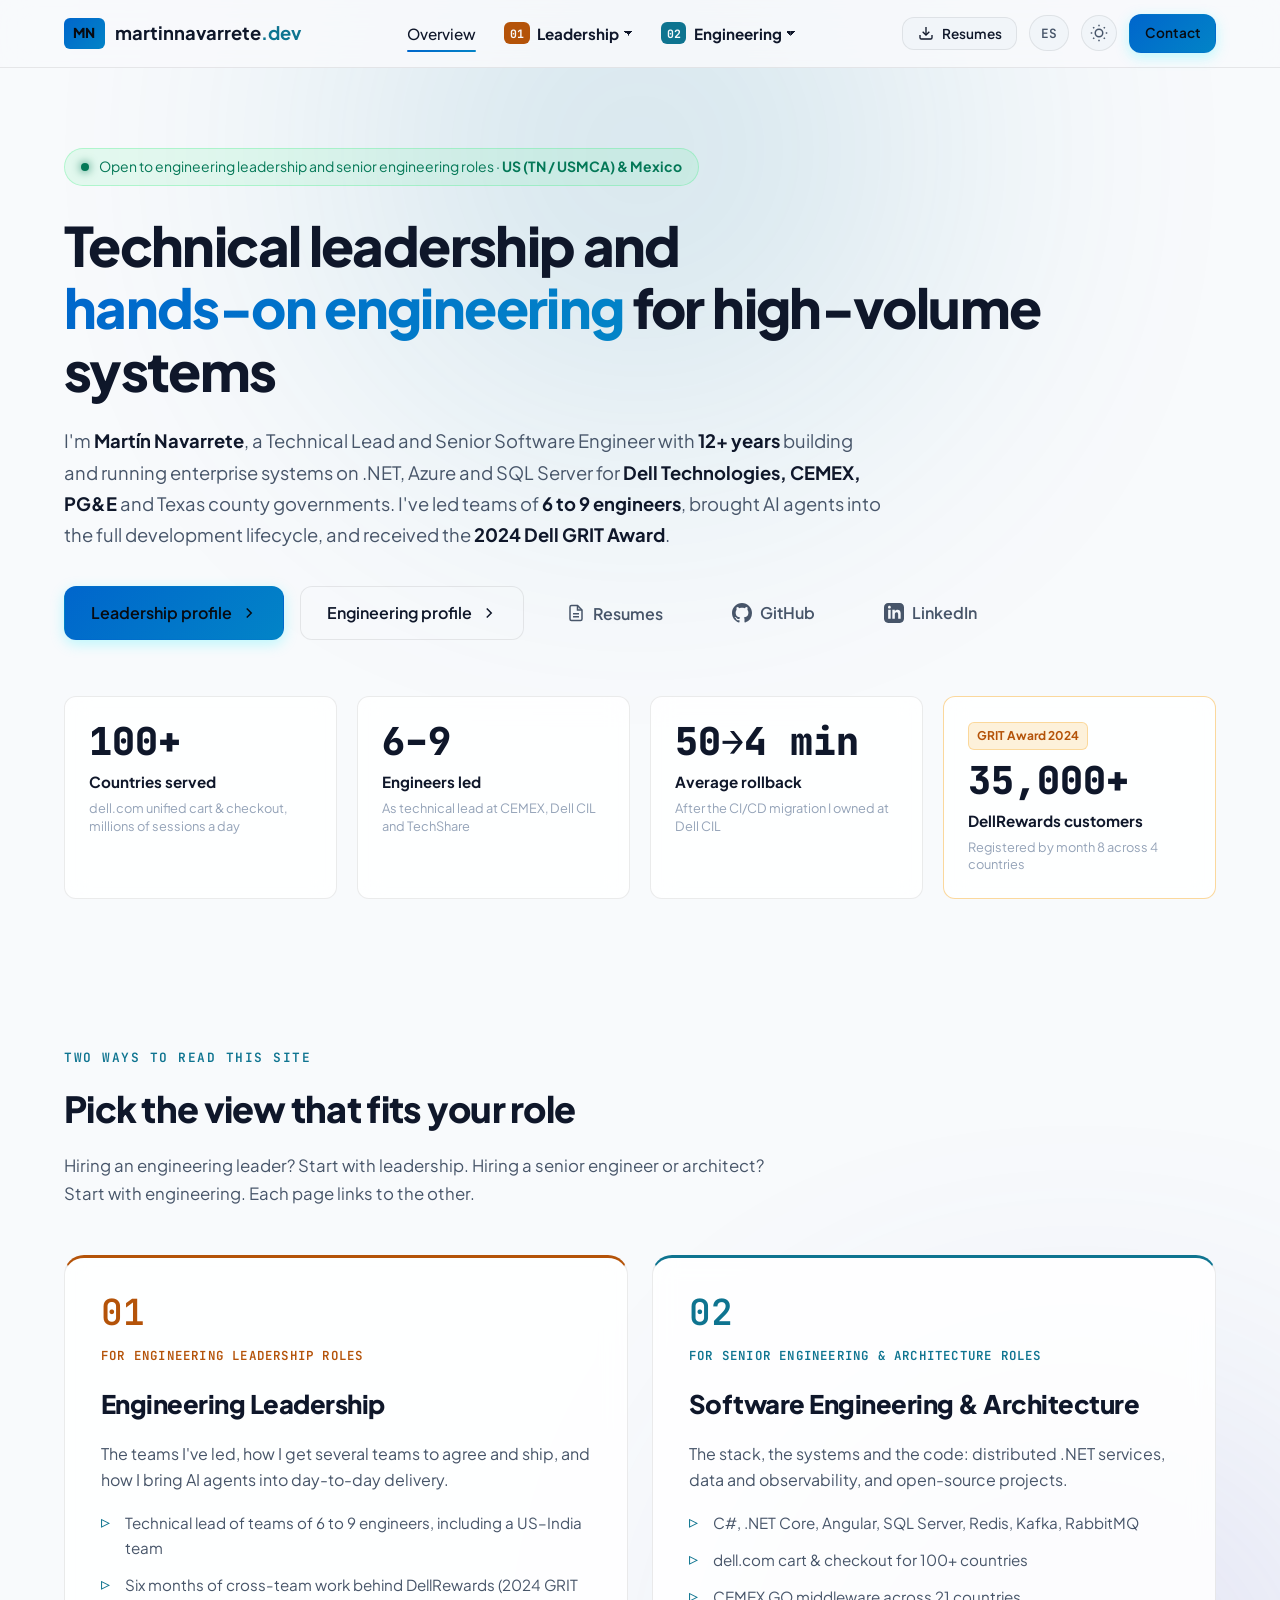
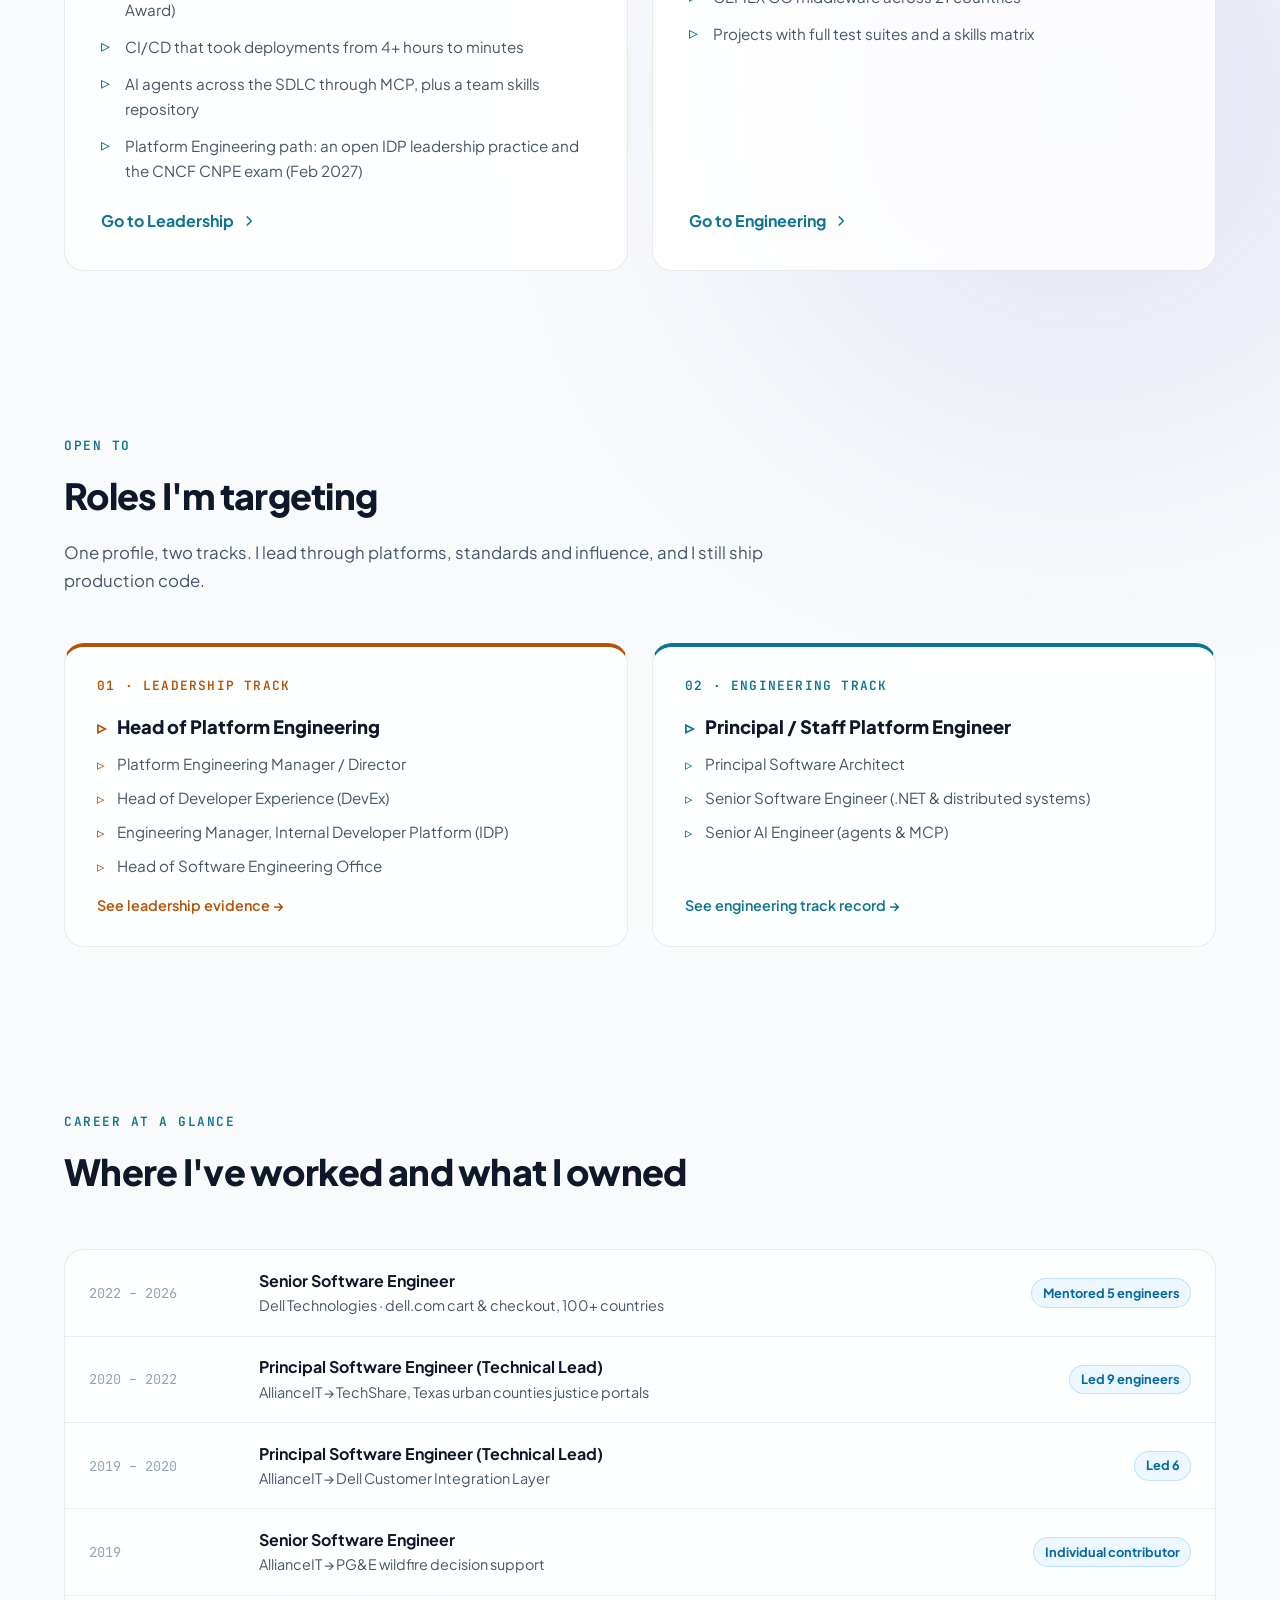
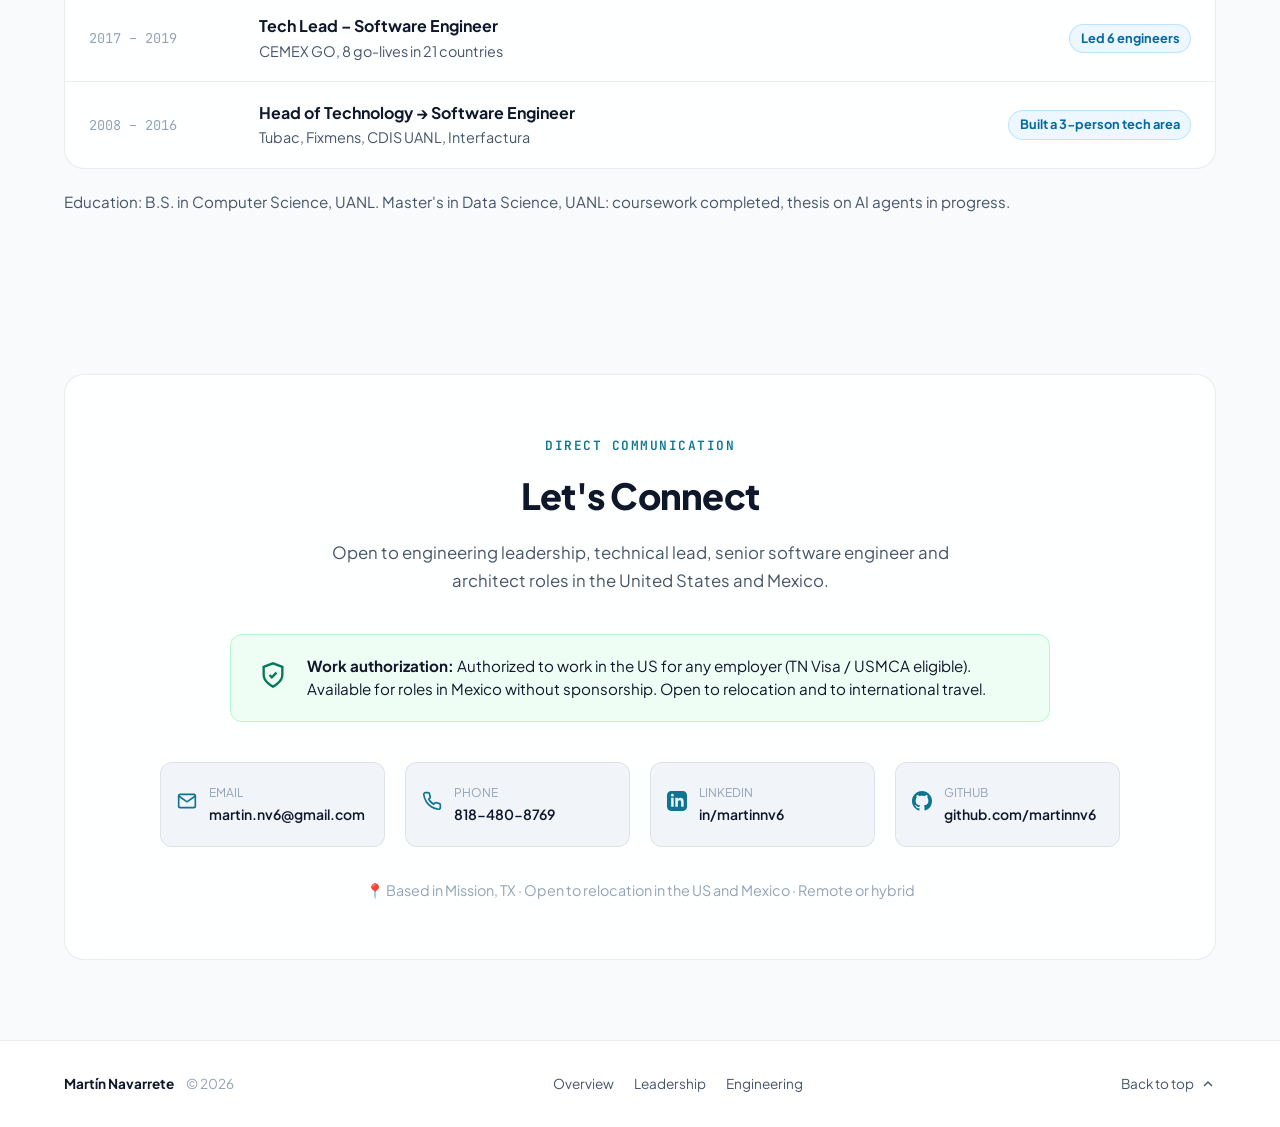
<file: index.html>
<!DOCTYPE html>
<html lang="en" data-theme="dark">
<head>
  <meta charset="UTF-8">
  <meta name="viewport" content="width=device-width, initial-scale=1.0">
  <title>Martín Navarrete | Technical Lead &amp; Senior Software Engineer</title>
  <meta name="description" content="Technical Lead and Senior Software Engineer with 12+ years building high-volume enterprise systems on .NET, Azure and SQL Server. Led teams of 6 to 9 engineers, 2024 Dell GRIT Award, AI agents in the SDLC.">
  <meta name="author" content="Martín Navarrete Villegas">
  <link rel="canonical" href="https://martinnavarrete.dev/">
  <script type="application/ld+json">
  {
    "@context": "https://schema.org",
    "@type": "Person",
    "name": "Martín Navarrete Villegas",
    "url": "https://martinnavarrete.dev/",
    "jobTitle": "Technical Lead & Senior Software Engineer",
    "alumniOf": "Universidad Autónoma de Nuevo León",
    "award": "2024 Dell GRIT Award",
    "sameAs": ["https://github.com/martinnv6", "https://www.linkedin.com/in/martinnv6/"]
  }
  </script>

  <!-- Open Graph / Social Meta -->
  <meta property="og:type" content="website">
  <meta property="og:site_name" content="martinnavarrete.dev">
  <meta property="og:url" content="https://martinnavarrete.dev/">
  <meta property="og:title" content="Martín Navarrete | Technical Lead &amp; Senior Software Engineer">
  <meta property="og:description" content="12+ years building high-volume enterprise systems for Dell, CEMEX and PG&amp;E. Technical lead of teams of 6 to 9 engineers and 2024 Dell GRIT Award recipient.">
  <meta property="og:image" content="https://martinnavarrete.dev/assets/images/og-preview.png">
  <meta property="og:image:width" content="1200">
  <meta property="og:image:height" content="630">
  <meta property="og:locale" content="en_US">
  <meta property="og:locale:alternate" content="es_MX">
  <meta name="twitter:card" content="summary_large_image">
  <meta name="twitter:title" content="Martín Navarrete | Technical Lead &amp; Senior Software Engineer">
  <meta name="twitter:description" content="12+ years building high-volume enterprise systems for Dell, CEMEX and PG&amp;E. Technical lead of teams of 6 to 9 engineers and 2024 Dell GRIT Award recipient.">

  <!-- Apply the saved theme before first paint -->
  <!-- Language from ?lang= or the saved choice (the Spanish text itself is swapped in by /app.js) -->
  <script>try{var t=localStorage.getItem('theme')||(matchMedia('(prefers-color-scheme: light)').matches?'light':'dark');document.documentElement.setAttribute('data-theme',t);}catch(e){}try{var q=new URLSearchParams(location.search).get('lang'),l=(q==='es'||q==='en')?q:localStorage.getItem('lang');if(l==='es')document.documentElement.setAttribute('lang','es');}catch(e){}</script>

  <link rel="preconnect" href="https://fonts.googleapis.com">
  <link rel="preconnect" href="https://fonts.gstatic.com" crossorigin>
  <link href="https://fonts.googleapis.com/css2?family=Plus+Jakarta+Sans:wght@300;400;500;600;700;800&family=JetBrains+Mono:wght@400;500;600&display=swap" rel="stylesheet">
  <link rel="icon" href="data:image/svg+xml,%3Csvg xmlns='http://www.w3.org/2000/svg' viewBox='0 0 64 64'%3E%3Cdefs%3E%3ClinearGradient id='g' x1='0' y1='0' x2='1' y2='1'%3E%3Cstop offset='0' stop-color='%2300f2fe'/%3E%3Cstop offset='1' stop-color='%234facfe'/%3E%3C/linearGradient%3E%3C/defs%3E%3Crect width='64' height='64' rx='14' fill='url(%23g)'/%3E%3Ctext x='32' y='42' font-family='Arial,sans-serif' font-size='28' font-weight='800' text-anchor='middle' fill='%23080b11'%3EMN%3C/text%3E%3C/svg%3E">
  <meta name="theme-color" content="#080b11">
  <link rel="stylesheet" href="/style.css">
</head>
<body data-page="home">
  <a class="skip-link" href="#main">Skip to content</a>
  <div class="ambient-layer" aria-hidden="true">
    <div class="ambient-glow glow-top"></div>
    <div class="ambient-glow glow-middle"></div>
  </div>

  <!-- Header / Nav -->
  <header class="site-header" id="header">
    <div class="nav-container">
      <a href="/" class="brand-logo" aria-label="martinnavarrete.dev home">
        <span class="logo-badge">MN</span>
        <span class="logo-text">martinnavarrete<span class="tld">.dev</span></span>
      </a>

      <nav class="nav-menu" id="nav-menu" aria-label="Main Navigation">
        <a href="/" class="nav-link active" aria-current="page">Overview</a>
        <div class="nav-track nav-track-lead">
          <a href="/leadership/" class="nav-link nav-track-link" data-num="01">Leadership</a>
          <div class="nav-sub">
            <a href="/leadership/#teams" class="nav-sublink">Teams I've led</a>
            <a href="/leadership/#how-i-lead" class="nav-sublink">How I lead</a>
            <a href="/leadership/#case-study" class="nav-sublink">Case study</a>
            <a href="/leadership/#evidence" class="nav-sublink">More evidence</a>
            <a href="/leadership/#platform" class="nav-sublink">Platform Engineering path</a>
            <a href="/leadership/#looking-for" class="nav-sublink">What I'm looking for</a>
          </div>
        </div>
        <div class="nav-track nav-track-eng">
          <a href="/engineering/" class="nav-link nav-track-link" data-num="02">Engineering</a>
          <div class="nav-sub">
            <a href="/engineering/#experience" class="nav-sublink">Career history</a>
            <a href="/engineering/#projects" class="nav-sublink">Projects</a>
            <a href="/engineering/#skills" class="nav-sublink">Skills</a>
            <a href="/engineering/#education" class="nav-sublink">Education &amp; honors</a>
          </div>
        </div>
      </nav>

      <div class="header-actions">
        <button class="btn btn-secondary btn-sm" id="resume-modal-btn" data-open-resumes aria-haspopup="dialog" aria-expanded="false">
          <svg class="icon" viewBox="0 0 24 24" width="16" height="16" fill="none" stroke="currentColor" stroke-width="2" aria-hidden="true"><path d="M21 15v4a2 2 0 0 1-2 2H5a2 2 0 0 1-2-2v-4"/><polyline points="7 10 12 15 17 10"/><line x1="12" y1="15" x2="12" y2="3"/></svg>
          <span>Resumes</span>
        </button>
        <button class="lang-toggle" id="lang-toggle" type="button" lang="es" aria-label="Ver en español" title="Ver en español">ES</button>
        <button class="theme-toggle" id="theme-toggle" aria-label="Toggle light and dark theme" title="Toggle theme">
          <svg class="sun-icon" viewBox="0 0 24 24" width="18" height="18" fill="none" stroke="currentColor" stroke-width="2" aria-hidden="true"><circle cx="12" cy="12" r="5"/><line x1="12" y1="1" x2="12" y2="3"/><line x1="12" y1="21" x2="12" y2="23"/><line x1="4.22" y1="4.22" x2="5.64" y2="5.64"/><line x1="18.36" y1="18.36" x2="19.78" y2="19.78"/><line x1="1" y1="12" x2="3" y2="12"/><line x1="21" y1="12" x2="23" y2="12"/><line x1="4.22" y1="19.78" x2="5.64" y2="18.36"/><line x1="18.36" y1="5.64" x2="19.78" y2="4.22"/></svg>
          <svg class="moon-icon" viewBox="0 0 24 24" width="18" height="18" fill="none" stroke="currentColor" stroke-width="2" aria-hidden="true"><path d="M21 12.79A9 9 0 1 1 11.21 3 7 7 0 0 0 21 12.79z"/></svg>
        </button>
        <a href="#contact" class="btn btn-primary btn-sm contact-cta">Contact</a>
        <button class="mobile-toggle" id="mobile-toggle" aria-label="Open navigation menu" aria-controls="nav-menu" aria-expanded="false">
          <span class="hamburger-bar"></span>
          <span class="hamburger-bar"></span>
          <span class="hamburger-bar"></span>
        </button>
      </div>
    </div>
  </header>

  <main id="main">
    <!-- Hero -->
    <section class="hero-section" id="hero">
      <div class="container hero-container">
        <div class="status-pill">
          <span class="status-indicator"></span>
          <span class="status-text">Open to engineering leadership and senior engineering roles &middot; <strong>US (TN / USMCA) &amp; Mexico</strong></span>
        </div>

        <h1 class="hero-title">
          Technical leadership and <br>
          <span class="gradient-text">hands-on engineering</span> for high-volume systems
        </h1>

        <p class="hero-subtitle">
          I'm <strong>Martín Navarrete</strong>, a Technical Lead and Senior Software Engineer with <strong>12+ years</strong> building and running enterprise systems on .NET, Azure and SQL Server for <strong>Dell Technologies, CEMEX, PG&amp;E</strong> and Texas county governments. I've led teams of <strong>6 to 9 engineers</strong>, brought AI agents into the full development lifecycle, and received the <strong>2024 Dell GRIT Award</strong>.
        </p>

        <div class="hero-cta-group">
          <a href="/leadership/" class="btn btn-primary btn-lg"><span>Leadership profile</span><svg class="icon" viewBox="0 0 24 24" width="18" height="18" fill="none" stroke="currentColor" stroke-width="2" aria-hidden="true"><polyline points="9 18 15 12 9 6"/></svg></a>
          <a href="/engineering/" class="btn btn-outline btn-lg"><span>Engineering profile</span><svg class="icon" viewBox="0 0 24 24" width="18" height="18" fill="none" stroke="currentColor" stroke-width="2" aria-hidden="true"><polyline points="9 18 15 12 9 6"/></svg></a>
          <button class="btn btn-ghost btn-lg" data-open-resumes aria-haspopup="dialog"><svg class="icon" viewBox="0 0 24 24" width="18" height="18" fill="none" stroke="currentColor" stroke-width="2" aria-hidden="true"><path d="M14 2H6a2 2 0 0 0-2 2v16a2 2 0 0 0 2 2h12a2 2 0 0 0 2-2V8z"/><polyline points="14 2 14 8 20 8"/><line x1="16" y1="13" x2="8" y2="13"/><line x1="16" y1="17" x2="8" y2="17"/></svg><span>Resumes</span></button>
          <a href="https://github.com/martinnv6" target="_blank" rel="noopener noreferrer" class="btn btn-ghost btn-lg" aria-label="GitHub profile"><svg class="icon" viewBox="0 0 24 24" width="20" height="20" fill="currentColor" aria-hidden="true"><path d="M12 0C5.37 0 0 5.37 0 12c0 5.31 3.435 9.795 8.205 11.385.6.105.825-.255.825-.57 0-.285-.015-1.23-.015-2.235-3.015.555-3.795-.735-4.035-1.41-.135-.345-.72-1.41-1.23-1.695-.42-.225-1.02-.78-.015-.795.945-.015 1.62.87 1.845 1.23 1.08 1.815 2.805 1.305 3.495.99.105-.78.42-1.305.765-1.605-2.67-.3-5.46-1.335-5.46-5.925 0-1.305.465-2.385 1.23-3.225-.12-.3-.54-1.53.12-3.18 0 0 1.005-.315 3.3 1.23.96-.27 1.98-.405 3-.405s2.04.135 3 .405c2.295-1.56 3.3-1.23 3.3-1.23.66 1.65.24 2.88.12 3.18.765.84 1.23 1.905 1.23 3.225 0 4.605-2.805 5.625-5.475 5.925.435.375.81 1.095.81 2.22 0 1.605-.015 2.895-.015 3.3 0 .315.225.69.825.57A12.02 12.02 0 0024 12c0-6.63-5.37-12-12-12z"/></svg><span>GitHub</span></a>
          <a href="https://www.linkedin.com/in/martinnv6/" target="_blank" rel="noopener noreferrer" class="btn btn-ghost btn-lg" aria-label="LinkedIn profile"><svg class="icon" viewBox="0 0 24 24" width="20" height="20" fill="currentColor" aria-hidden="true"><path d="M19 0h-14c-2.761 0-5 2.239-5 5v14c0 2.761 2.239 5 5 5h14c2.762 0 5-2.239 5-5v-14c0-2.761-2.238-5-5-5zm-11 19h-3v-11h3v11zm-1.5-12.268c-.966 0-1.75-.79-1.75-1.764s.784-1.764 1.75-1.764 1.75.79 1.75 1.764-.783 1.764-1.75 1.764zm13.5 12.268h-3v-5.604c0-3.368-4-3.113-4 0v5.604h-3v-11h3v1.765c1.396-2.586 7-2.777 7 2.476v6.759z"/></svg><span>LinkedIn</span></a>
        </div>

        <div class="metrics-grid">
          <div class="metric-card">
            <div class="metric-value">100+</div>
            <div class="metric-label">Countries served</div>
            <div class="metric-sub">dell.com unified cart &amp; checkout, millions of sessions a day</div>
          </div>
          <div class="metric-card">
            <div class="metric-value">6&ndash;9</div>
            <div class="metric-label">Engineers led</div>
            <div class="metric-sub">As technical lead at CEMEX, Dell CIL and TechShare</div>
          </div>
          <div class="metric-card">
            <div class="metric-value">50&rarr;4 min</div>
            <div class="metric-label">Average rollback</div>
            <div class="metric-sub">After the CI/CD migration I owned at Dell CIL</div>
          </div>
          <div class="metric-card highlighted">
            <div class="metric-badge">GRIT Award 2024</div>
            <div class="metric-value">35,000+</div>
            <div class="metric-label">DellRewards customers</div>
            <div class="metric-sub">Registered by month 8 across 4 countries</div>
          </div>
        </div>
      </div>
    </section>

    <!-- Choose a lens -->
    <section class="section paths-section" id="paths">
      <div class="container">
        <div class="section-header">
          <div class="section-tag">Two ways to read this site</div>
          <h2 class="section-title">Pick the view that fits your role</h2>
          <p class="section-description">Hiring an engineering leader? Start with leadership. Hiring a senior engineer or architect? Start with engineering. Each page links to the other.</p>
        </div>

        <div class="path-grid">
          <a href="/leadership/" class="path-card path-leadership">
            <div class="path-num" aria-hidden="true">01</div>
            <div class="path-kicker">For engineering leadership roles</div>
            <h3 class="path-title">Engineering Leadership</h3>
            <p class="path-text">The teams I've led, how I get several teams to agree and ship, and how I bring AI agents into day-to-day delivery.</p>
            <ul class="bullet-list">
              <li>Technical lead of teams of 6 to 9 engineers, including a US&ndash;India team</li>
              <li>Six months of cross-team work behind DellRewards (2024 GRIT Award)</li>
              <li>CI/CD that took deployments from 4+ hours to minutes</li>
              <li>AI agents across the SDLC through MCP, plus a team skills repository</li>
              <li>Platform Engineering path: an open IDP leadership practice and the CNCF CNPE exam (Feb 2027)</li>
            </ul>
            <span class="path-cta">Go to Leadership <svg class="icon" viewBox="0 0 24 24" width="18" height="18" fill="none" stroke="currentColor" stroke-width="2" aria-hidden="true"><polyline points="9 18 15 12 9 6"/></svg></span>
          </a>

          <a href="/engineering/" class="path-card path-engineering">
            <div class="path-num" aria-hidden="true">02</div>
            <div class="path-kicker">For senior engineering &amp; architecture roles</div>
            <h3 class="path-title">Software Engineering &amp; Architecture</h3>
            <p class="path-text">The stack, the systems and the code: distributed .NET services, data and observability, and open-source projects.</p>
            <ul class="bullet-list">
              <li>C#, .NET Core, Angular, SQL Server, Redis, Kafka, RabbitMQ</li>
              <li>dell.com cart &amp; checkout for 100+ countries</li>
              <li>CEMEX GO middleware across 21 countries</li>
              <li>Projects with full test suites and a skills matrix</li>
            </ul>
            <span class="path-cta">Go to Engineering <svg class="icon" viewBox="0 0 24 24" width="18" height="18" fill="none" stroke="currentColor" stroke-width="2" aria-hidden="true"><polyline points="9 18 15 12 9 6"/></svg></span>
          </a>
        </div>
      </div>
    </section>

    <!-- Target roles -->
    <section class="section roles-section" id="roles">
      <div class="container">
        <div class="section-header">
          <div class="section-tag">Open to</div>
          <h2 class="section-title">Roles I'm targeting</h2>
          <p class="section-description">One profile, two tracks. I lead through platforms, standards and influence, and I still ship production code.</p>
        </div>
        <div class="roles-grid">
          <a href="/leadership/" class="role-col role-col-lead">
            <span class="role-col-tag">01 &middot; Leadership track</span>
            <ul class="role-list">
              <li class="role-primary">Head of Platform Engineering</li>
              <li>Platform Engineering Manager / Director</li>
              <li>Head of Developer Experience (DevEx)</li>
              <li>Engineering Manager, Internal Developer Platform (IDP)</li>
              <li>Head of Software Engineering Office</li>
            </ul>
            <span class="role-col-cta">See leadership evidence &rarr;</span>
          </a>
          <a href="/engineering/" class="role-col role-col-eng">
            <span class="role-col-tag">02 &middot; Engineering track</span>
            <ul class="role-list">
              <li class="role-primary">Principal / Staff Platform Engineer</li>
              <li>Principal Software Architect</li>
              <li>Senior Software Engineer (.NET &amp; distributed systems)</li>
              <li>Senior AI Engineer (agents &amp; MCP)</li>
            </ul>
            <span class="role-col-cta">See engineering track record &rarr;</span>
          </a>
        </div>
      </div>
    </section>

    <!-- Career at a glance -->
    <section class="section glance-section" id="career">
      <div class="container">
        <div class="section-header">
          <div class="section-tag">Career at a glance</div>
          <h2 class="section-title">Where I've worked and what I owned</h2>
        </div>
        <ul class="glance-list">
          <li class="glance-row">
            <span class="glance-date">2022 &ndash; 2026</span>
            <span class="glance-role"><strong>Senior Software Engineer</strong><span>Dell Technologies &middot; dell.com cart &amp; checkout, 100+ countries</span></span>
            <span class="glance-scope">Mentored 5 engineers</span>
          </li>
          <li class="glance-row">
            <span class="glance-date">2020 &ndash; 2022</span>
            <span class="glance-role"><strong>Principal Software Engineer (Technical Lead)</strong><span>AllianceIT &rarr; TechShare, Texas urban counties justice portals</span></span>
            <span class="glance-scope">Led 9 engineers</span>
          </li>
          <li class="glance-row">
            <span class="glance-date">2019 &ndash; 2020</span>
            <span class="glance-role"><strong>Principal Software Engineer (Technical Lead)</strong><span>AllianceIT &rarr; Dell Customer Integration Layer</span></span>
            <span class="glance-scope">Led 6</span>
          </li>
          <li class="glance-row">
            <span class="glance-date">2019</span>
            <span class="glance-role"><strong>Senior Software Engineer</strong><span>AllianceIT &rarr; PG&amp;E wildfire decision support</span></span>
            <span class="glance-scope">Individual contributor</span>
          </li>
          <li class="glance-row">
            <span class="glance-date">2017 &ndash; 2019</span>
            <span class="glance-role"><strong>Tech Lead &ndash; Software Engineer</strong><span>CEMEX GO, 8 go-lives in 21 countries</span></span>
            <span class="glance-scope">Led 6 engineers</span>
          </li>
          <li class="glance-row">
            <span class="glance-date">2008 &ndash; 2016</span>
            <span class="glance-role"><strong>Head of Technology &rarr; Software Engineer</strong><span>Tubac, Fixmens, CDIS UANL, Interfactura</span></span>
            <span class="glance-scope">Built a 3-person tech area</span>
          </li>
        </ul>
        <p class="glance-note">Education: B.S. in Computer Science, UANL. Master's in Data Science, UANL: coursework completed, thesis on AI agents in progress.</p>
      </div>
    </section>

    <!-- Contact & Work Authorization -->
    <section class="section contact-section" id="contact">
      <div class="container">
        <div class="contact-card">
          <div class="contact-header">
            <div class="section-tag">Direct Communication</div>
            <h2 class="section-title">Let's Connect</h2>
            <p class="contact-sub">Open to engineering leadership, technical lead, senior software engineer and architect roles in the United States and Mexico.</p>
          </div>

          <div class="authorization-banner">
            <div class="banner-icon"><svg viewBox="0 0 24 24" width="28" height="28" fill="none" stroke="currentColor" stroke-width="2" aria-hidden="true"><path d="M12 22s8-4 8-10V5l-8-3-8 3v7c0 6 8 10 8 10z"/><polyline points="9 12 11 14 15 10"/></svg></div>
            <div class="banner-content">
              <strong>Work authorization:</strong> Authorized to work in the US for any employer (TN Visa / USMCA eligible). Available for roles in Mexico without sponsorship. Open to relocation and to international travel.
            </div>
          </div>

          <div class="contact-links-grid">
            <a href="mailto:martin.nv6@gmail.com" class="contact-link-item">
              <div class="contact-item-icon"><svg viewBox="0 0 24 24" width="20" height="20" fill="none" stroke="currentColor" stroke-width="2" aria-hidden="true"><path d="M4 4h16c1.1 0 2 .9 2 2v12c0 1.1-.9 2-2 2H4c-1.1 0-2-.9-2-2V6c0-1.1.9-2 2-2z"/><polyline points="22,6 12,13 2,6"/></svg></div>
              <div class="contact-item-info"><span class="label">Email</span><span class="value">martin.nv6@gmail.com</span></div>
            </a>
            <a href="tel:+18184808769" class="contact-link-item">
              <div class="contact-item-icon"><svg viewBox="0 0 24 24" width="20" height="20" fill="none" stroke="currentColor" stroke-width="2" aria-hidden="true"><path d="M22 16.92v3a2 2 0 0 1-2.18 2 19.79 19.79 0 0 1-8.63-3.07 19.5 19.5 0 0 1-6-6 19.79 19.79 0 0 1-3.07-8.67A2 2 0 0 1 4.11 2h3a2 2 0 0 1 2 1.72c.13.96.36 1.9.7 2.81a2 2 0 0 1-.45 2.11L8.09 9.91a16 16 0 0 0 6 6l1.27-1.27a2 2 0 0 1 2.11-.45c.91.34 1.85.57 2.81.7A2 2 0 0 1 22 16.92z"/></svg></div>
              <div class="contact-item-info"><span class="label">Phone</span><span class="value">818-480-8769</span></div>
            </a>
            <a href="https://www.linkedin.com/in/martinnv6/" target="_blank" rel="noopener noreferrer" class="contact-link-item">
              <div class="contact-item-icon"><svg class="icon" viewBox="0 0 24 24" width="20" height="20" fill="currentColor" aria-hidden="true"><path d="M19 0h-14c-2.761 0-5 2.239-5 5v14c0 2.761 2.239 5 5 5h14c2.762 0 5-2.239 5-5v-14c0-2.761-2.238-5-5-5zm-11 19h-3v-11h3v11zm-1.5-12.268c-.966 0-1.75-.79-1.75-1.764s.784-1.764 1.75-1.764 1.75.79 1.75 1.764-.783 1.764-1.75 1.764zm13.5 12.268h-3v-5.604c0-3.368-4-3.113-4 0v5.604h-3v-11h3v1.765c1.396-2.586 7-2.777 7 2.476v6.759z"/></svg></div>
              <div class="contact-item-info"><span class="label">LinkedIn</span><span class="value">in/martinnv6</span></div>
            </a>
            <a href="https://github.com/martinnv6" target="_blank" rel="noopener noreferrer" class="contact-link-item">
              <div class="contact-item-icon"><svg class="icon" viewBox="0 0 24 24" width="20" height="20" fill="currentColor" aria-hidden="true"><path d="M12 0C5.37 0 0 5.37 0 12c0 5.31 3.435 9.795 8.205 11.385.6.105.825-.255.825-.57 0-.285-.015-1.23-.015-2.235-3.015.555-3.795-.735-4.035-1.41-.135-.345-.72-1.41-1.23-1.695-.42-.225-1.02-.78-.015-.795.945-.015 1.62.87 1.845 1.23 1.08 1.815 2.805 1.305 3.495.99.105-.78.42-1.305.765-1.605-2.67-.3-5.46-1.335-5.46-5.925 0-1.305.465-2.385 1.23-3.225-.12-.3-.54-1.53.12-3.18 0 0 1.005-.315 3.3 1.23.96-.27 1.98-.405 3-.405s2.04.135 3 .405c2.295-1.56 3.3-1.23 3.3-1.23.66 1.65.24 2.88.12 3.18.765.84 1.23 1.905 1.23 3.225 0 4.605-2.805 5.625-5.475 5.925.435.375.81 1.095.81 2.22 0 1.605-.015 2.895-.015 3.3 0 .315.225.69.825.57A12.02 12.02 0 0024 12c0-6.63-5.37-12-12-12z"/></svg></div>
              <div class="contact-item-info"><span class="label">GitHub</span><span class="value">github.com/martinnv6</span></div>
            </a>
          </div>

          <div class="location-banner">📍 Based in Mission, TX &middot; Open to relocation in the US and Mexico &middot; Remote or hybrid</div>
        </div>
      </div>
    </section>

  </main>

  <!-- Footer -->
  <footer class="site-footer">
    <div class="container footer-container">
      <div class="footer-left">
        <span class="footer-brand">Martín Navarrete</span>
        <span class="footer-copyright">&copy; 2026</span>
      </div>
      <nav class="footer-nav" aria-label="Footer">
        <a href="/">Overview</a>
        <a href="/leadership/">Leadership</a>
        <a href="/engineering/">Engineering</a>
      </nav>
      <a href="#header" class="back-to-top" aria-label="Back to top"><span>Back to top</span> <svg viewBox="0 0 24 24" width="16" height="16" fill="none" stroke="currentColor" stroke-width="2" aria-hidden="true"><polyline points="18 15 12 9 6 15"/></svg></a>
    </div>
  </footer>

  <!-- Resume Download Dialog -->
  <dialog class="modal-dialog" id="resume-dialog" aria-labelledby="dialog-title">
    <div class="modal-content">
      <div class="modal-header">
        <div class="dialog-icon"><svg class="icon" viewBox="0 0 24 24" width="18" height="18" fill="none" stroke="currentColor" stroke-width="2" aria-hidden="true"><path d="M14 2H6a2 2 0 0 0-2 2v16a2 2 0 0 0 2 2h12a2 2 0 0 0 2-2V8z"/><polyline points="14 2 14 8 20 8"/><line x1="16" y1="13" x2="8" y2="13"/><line x1="16" y1="17" x2="8" y2="17"/></svg></div>
        <div>
          <h3 class="modal-title" id="dialog-title">Choose a resume</h3>
          <p class="modal-subtitle">PDF versions tailored to each kind of role</p>
        </div>
        <button class="modal-close" id="modal-close-btn" aria-label="Close dialog"><svg viewBox="0 0 24 24" width="20" height="20" fill="none" stroke="currentColor" stroke-width="2" aria-hidden="true"><line x1="18" y1="6" x2="6" y2="18"/><line x1="6" y1="6" x2="18" y2="18"/></svg></button>
      </div>
        <div class="resume-groups">
          <section class="resume-group resume-group-lead" aria-labelledby="rg-lead">
            <h4 class="resume-group-title" id="rg-lead" data-num="01">Engineering leadership</h4>
            <div class="resume-list">
              <a href="/assets/resumes/Martin_Navarrete_AI_Engineering_Leadership.pdf" download="Martin_Navarrete_AI_Engineering_Leadership.pdf" class="resume-option-card">
                <div class="option-icon" aria-hidden="true">🧭</div>
                <div class="option-text">
                  <span class="option-title">AI Engineering Leadership &amp; Developer Platform</span>
                  <span class="option-desc">Technical leadership of 6&ndash;9 engineers, CI/CD and release gating, AI agents in the SDLC (MCP)</span>
                </div>
                <span class="btn btn-outline btn-sm">PDF</span>
              </a>
              <a href="/assets/resumes/Martin_Navarrete_AI_Engineering_Leadership_ES.pdf" download="Martin_Navarrete_AI_Engineering_Leadership_ES.pdf" class="resume-option-card" hreflang="es">
                <div class="option-icon" aria-hidden="true">🇲🇽</div>
                <div class="option-text">
                  <span class="option-title">Liderazgo de Ingeniería e IA (Español)</span>
                  <span class="option-desc">La misma versión de liderazgo, en español</span>
                </div>
                <span class="btn btn-outline btn-sm">PDF</span>
              </a>
            </div>
          </section>
          <section class="resume-group resume-group-eng" aria-labelledby="rg-eng">
            <h4 class="resume-group-title" id="rg-eng" data-num="02">Software engineering &amp; architecture</h4>
            <div class="resume-list">
              <a href="/assets/resumes/Martin_Navarrete_Senior_Software_Engineer.pdf" download="Martin_Navarrete_Senior_Software_Engineer.pdf" class="resume-option-card">
                <div class="option-icon" aria-hidden="true">💻</div>
                <div class="option-text">
                  <span class="option-title">Senior Software Engineer</span>
                  <span class="option-desc">C#, .NET Core, Angular, distributed microservices and caching</span>
                </div>
                <span class="btn btn-outline btn-sm">PDF</span>
              </a>
              <a href="/assets/resumes/Martin_Navarrete_Principal_Software_Architect.pdf" download="Martin_Navarrete_Principal_Software_Architect.pdf" class="resume-option-card">
                <div class="option-icon" aria-hidden="true">🏛️</div>
                <div class="option-text">
                  <span class="option-title">Principal Software Architect</span>
                  <span class="option-desc">System architecture, Cloud Foundry, Azure, Kafka event-driven design, DDD</span>
                </div>
                <span class="btn btn-outline btn-sm">PDF</span>
              </a>
              <a href="/assets/resumes/Martin_Navarrete_Senior_AI_Engineer.pdf" download="Martin_Navarrete_Senior_AI_Engineer.pdf" class="resume-option-card">
                <div class="option-icon" aria-hidden="true">🤖</div>
                <div class="option-text">
                  <span class="option-title">Senior AI Engineer &amp; MCP</span>
                  <span class="option-desc">Model Context Protocol, agentic workflows and human-in-the-loop guardrails</span>
                </div>
                <span class="btn btn-outline btn-sm">PDF</span>
              </a>
              <a href="/assets/resumes/Martin_Navarrete_ML_Engineer.pdf" download="Martin_Navarrete_ML_Engineer.pdf" class="resume-option-card">
                <div class="option-icon" aria-hidden="true">📊</div>
                <div class="option-text">
                  <span class="option-title">Senior Software &amp; Machine Learning Engineer</span>
                  <span class="option-desc">Data science, telemetry, observability and anomaly detection</span>
                </div>
                <span class="btn btn-outline btn-sm">PDF</span>
              </a>
            </div>
          </section>
        </div>
        <p class="resume-other resume-other-eng">Looking for a technical version? <a href="/engineering/#resumes">See the engineering resumes</a></p>
        <p class="resume-other resume-other-lead">Hiring for a leadership role? <a href="/leadership/#resumes">See the leadership resumes</a></p>

      <div class="modal-footer">
        <span>Need Word or plain text? Write to <a href="mailto:martin.nv6@gmail.com">martin.nv6@gmail.com</a>.</span>
      </div>
    </div>
  </dialog>

  <script src="/i18n.js"></script>
  <script src="/app.js"></script>
</body>
</html>
</file>
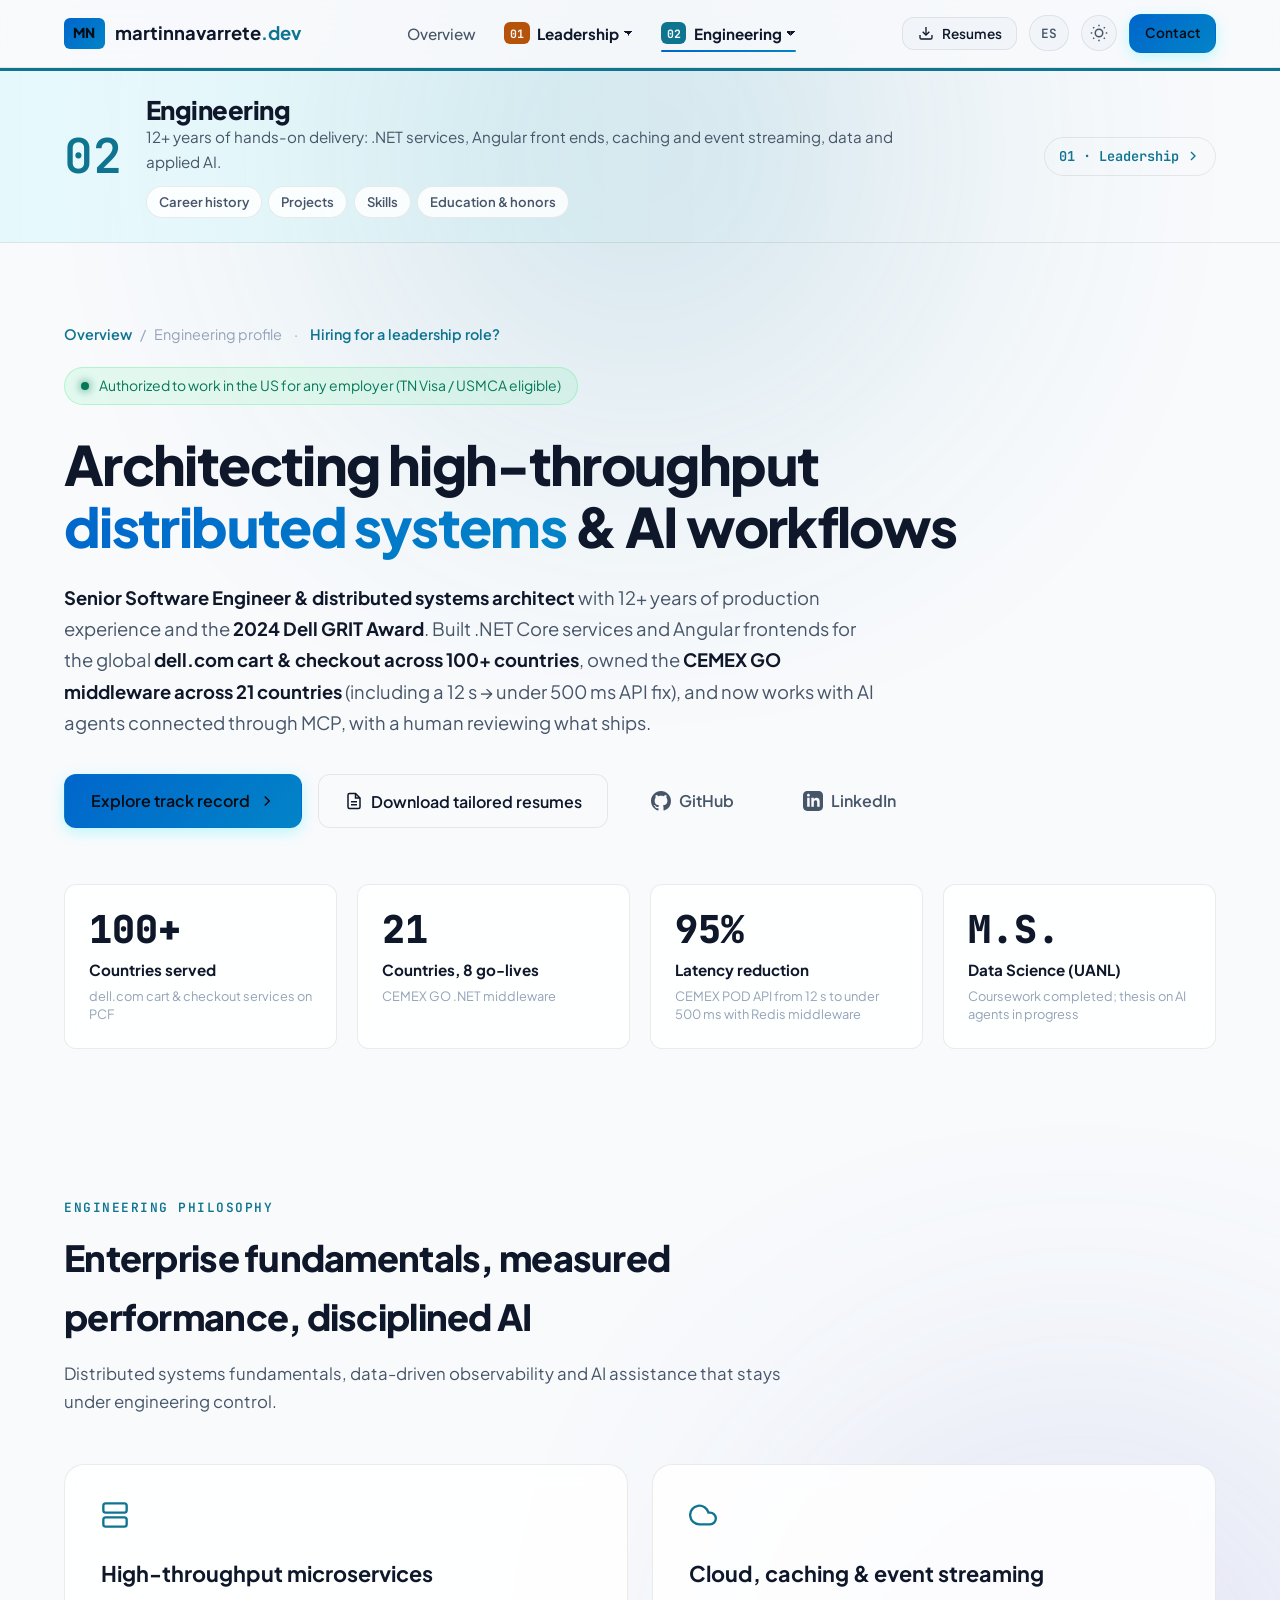
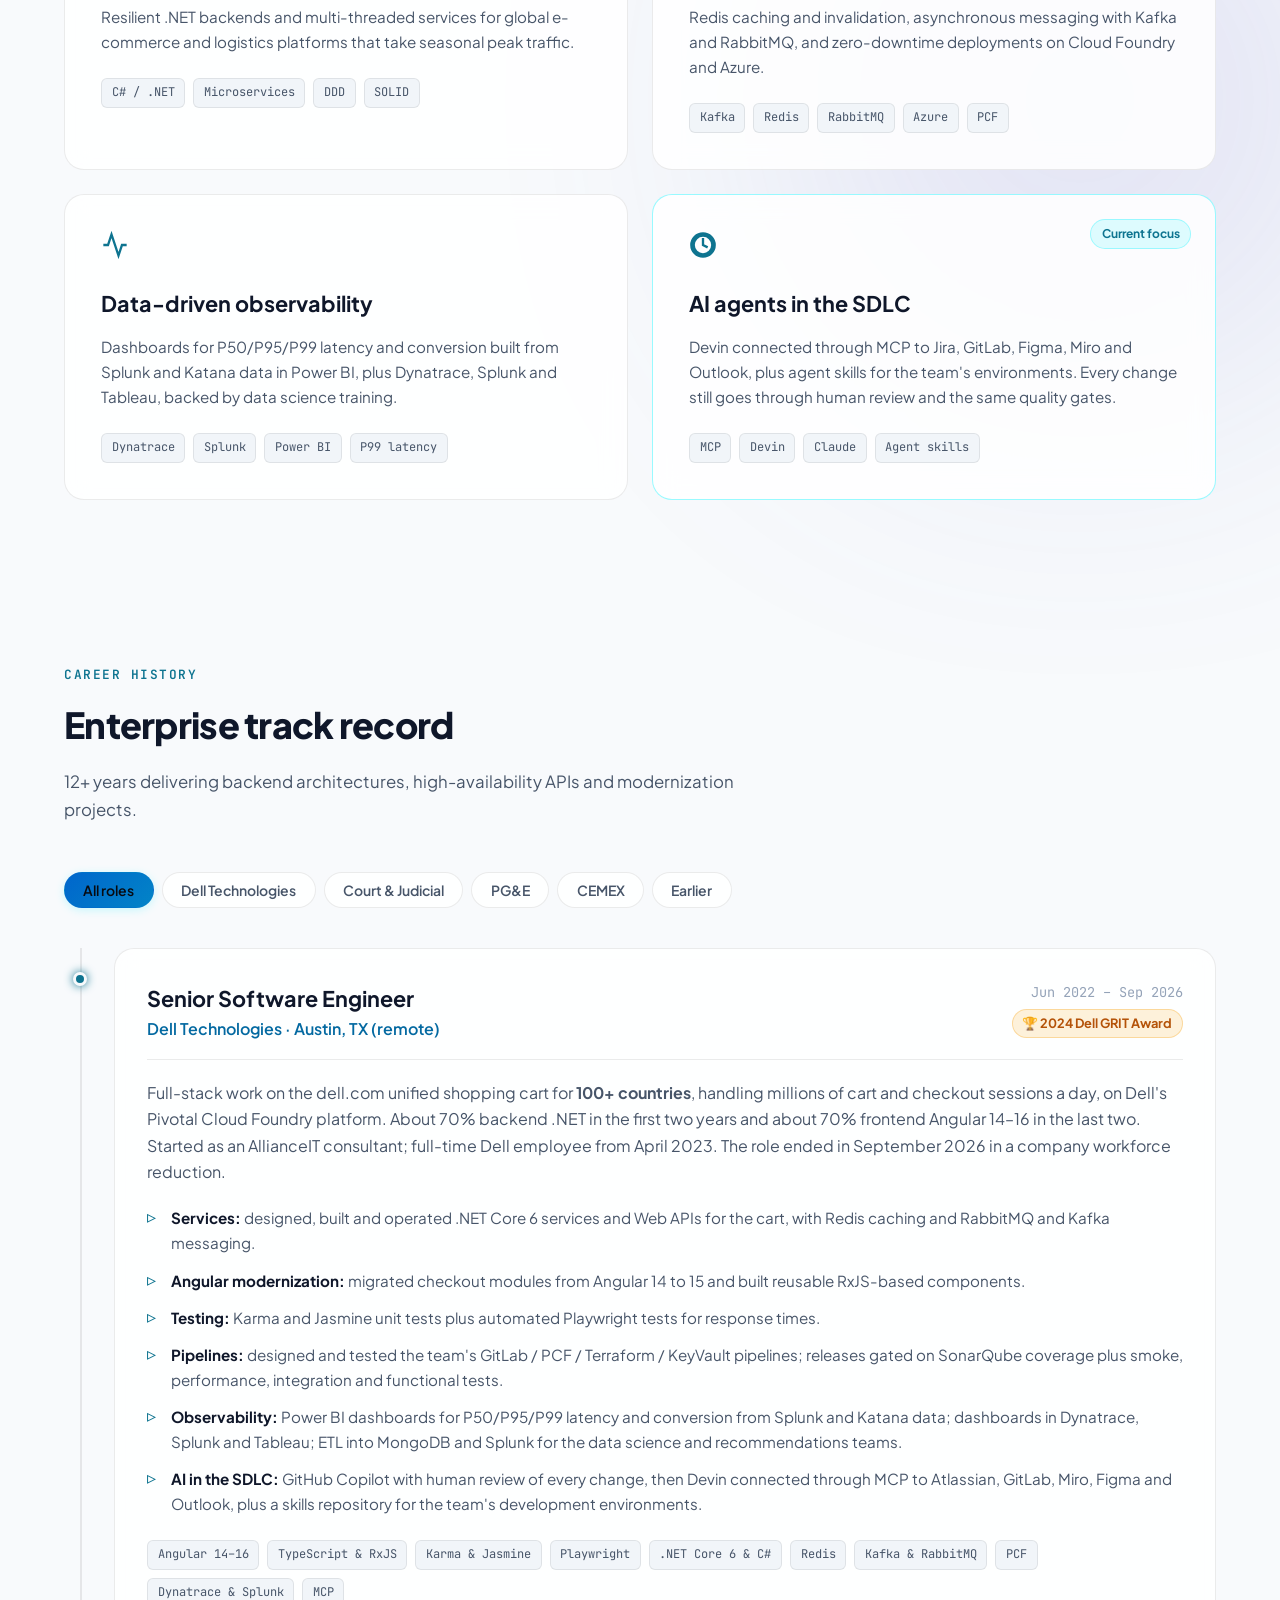
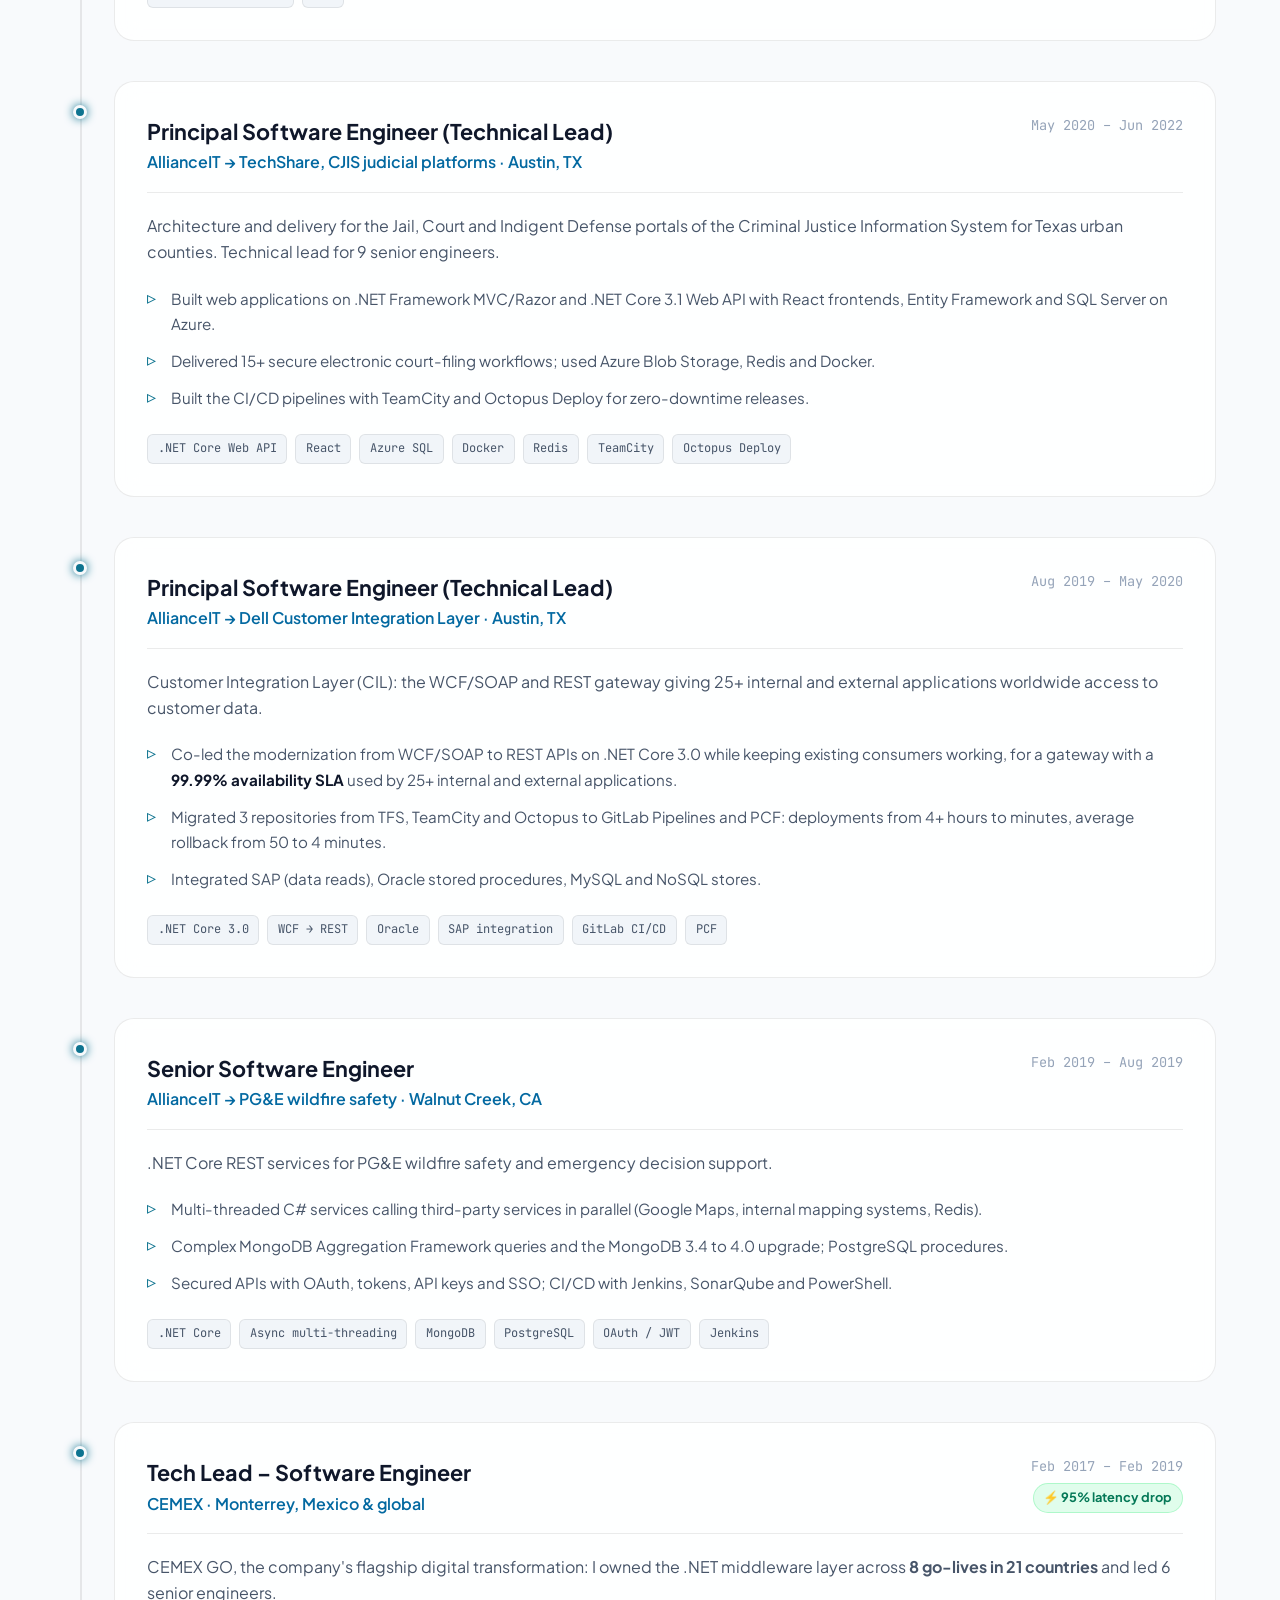
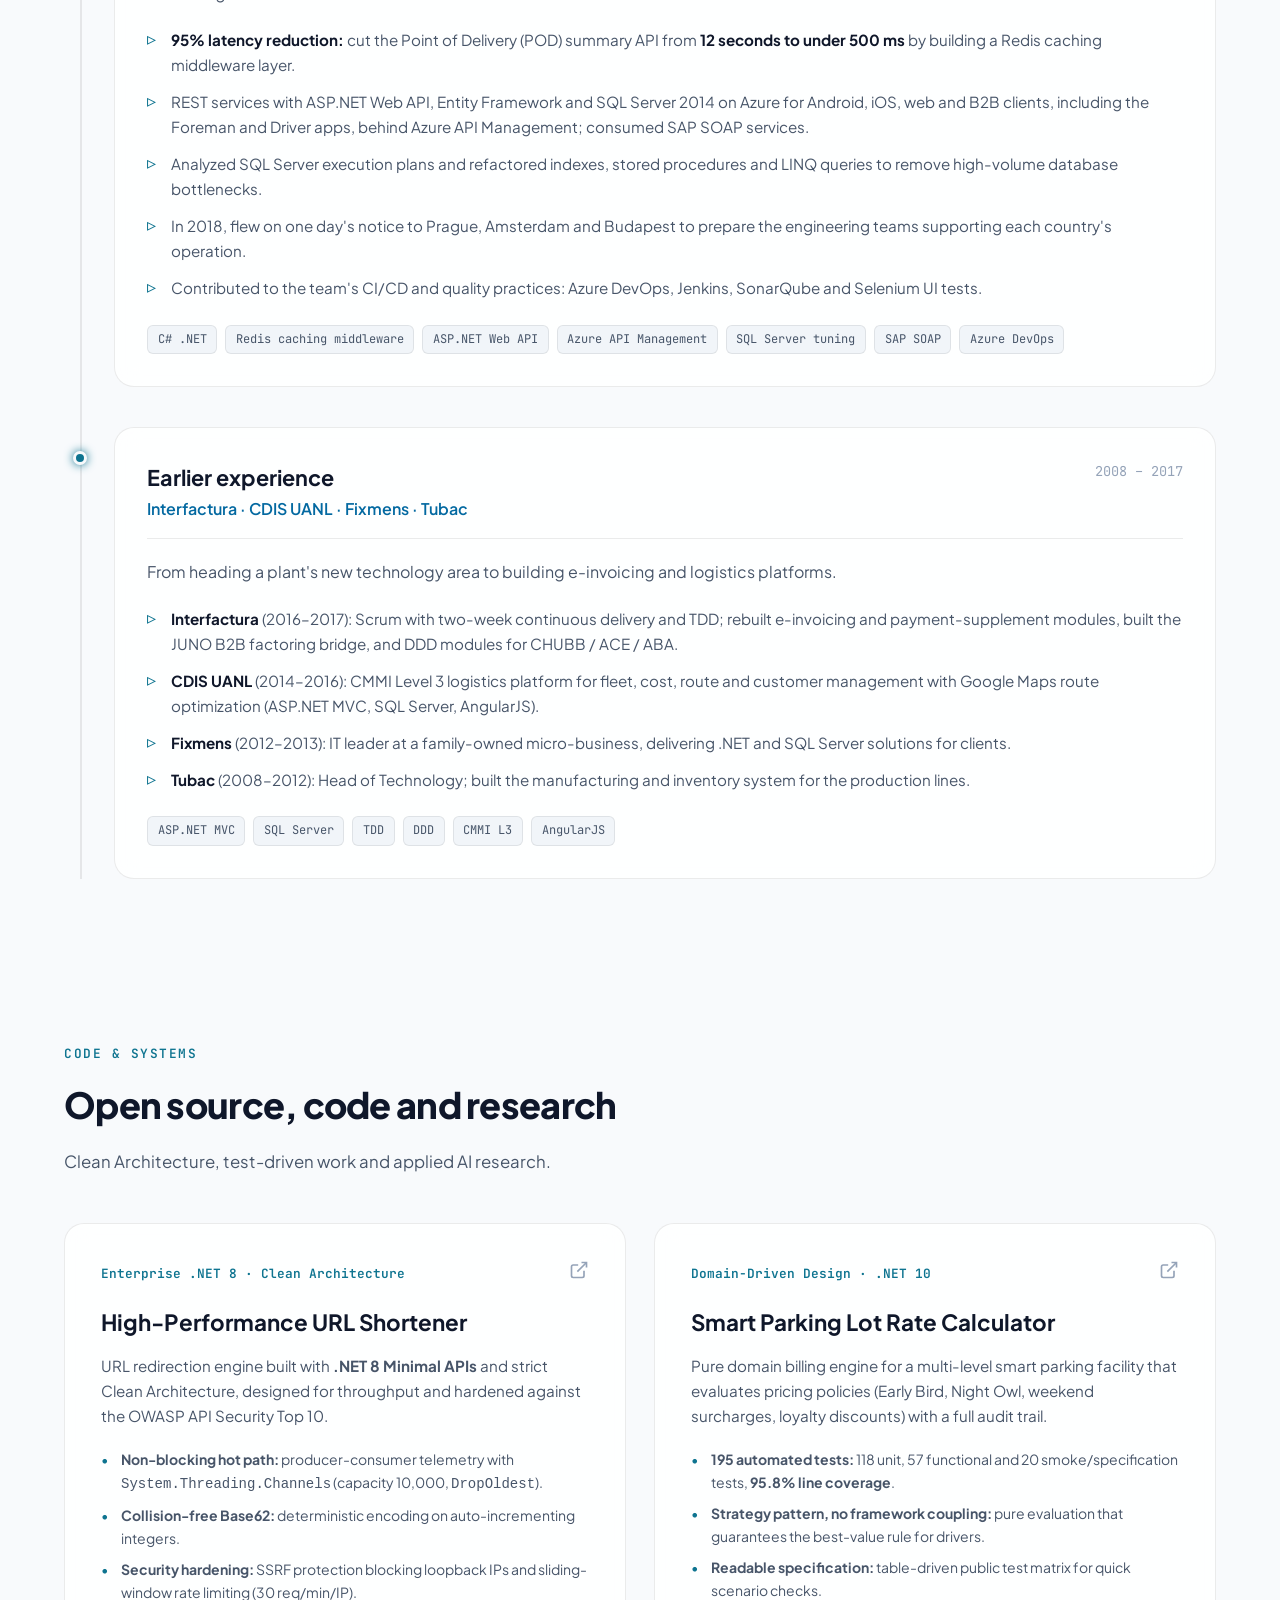
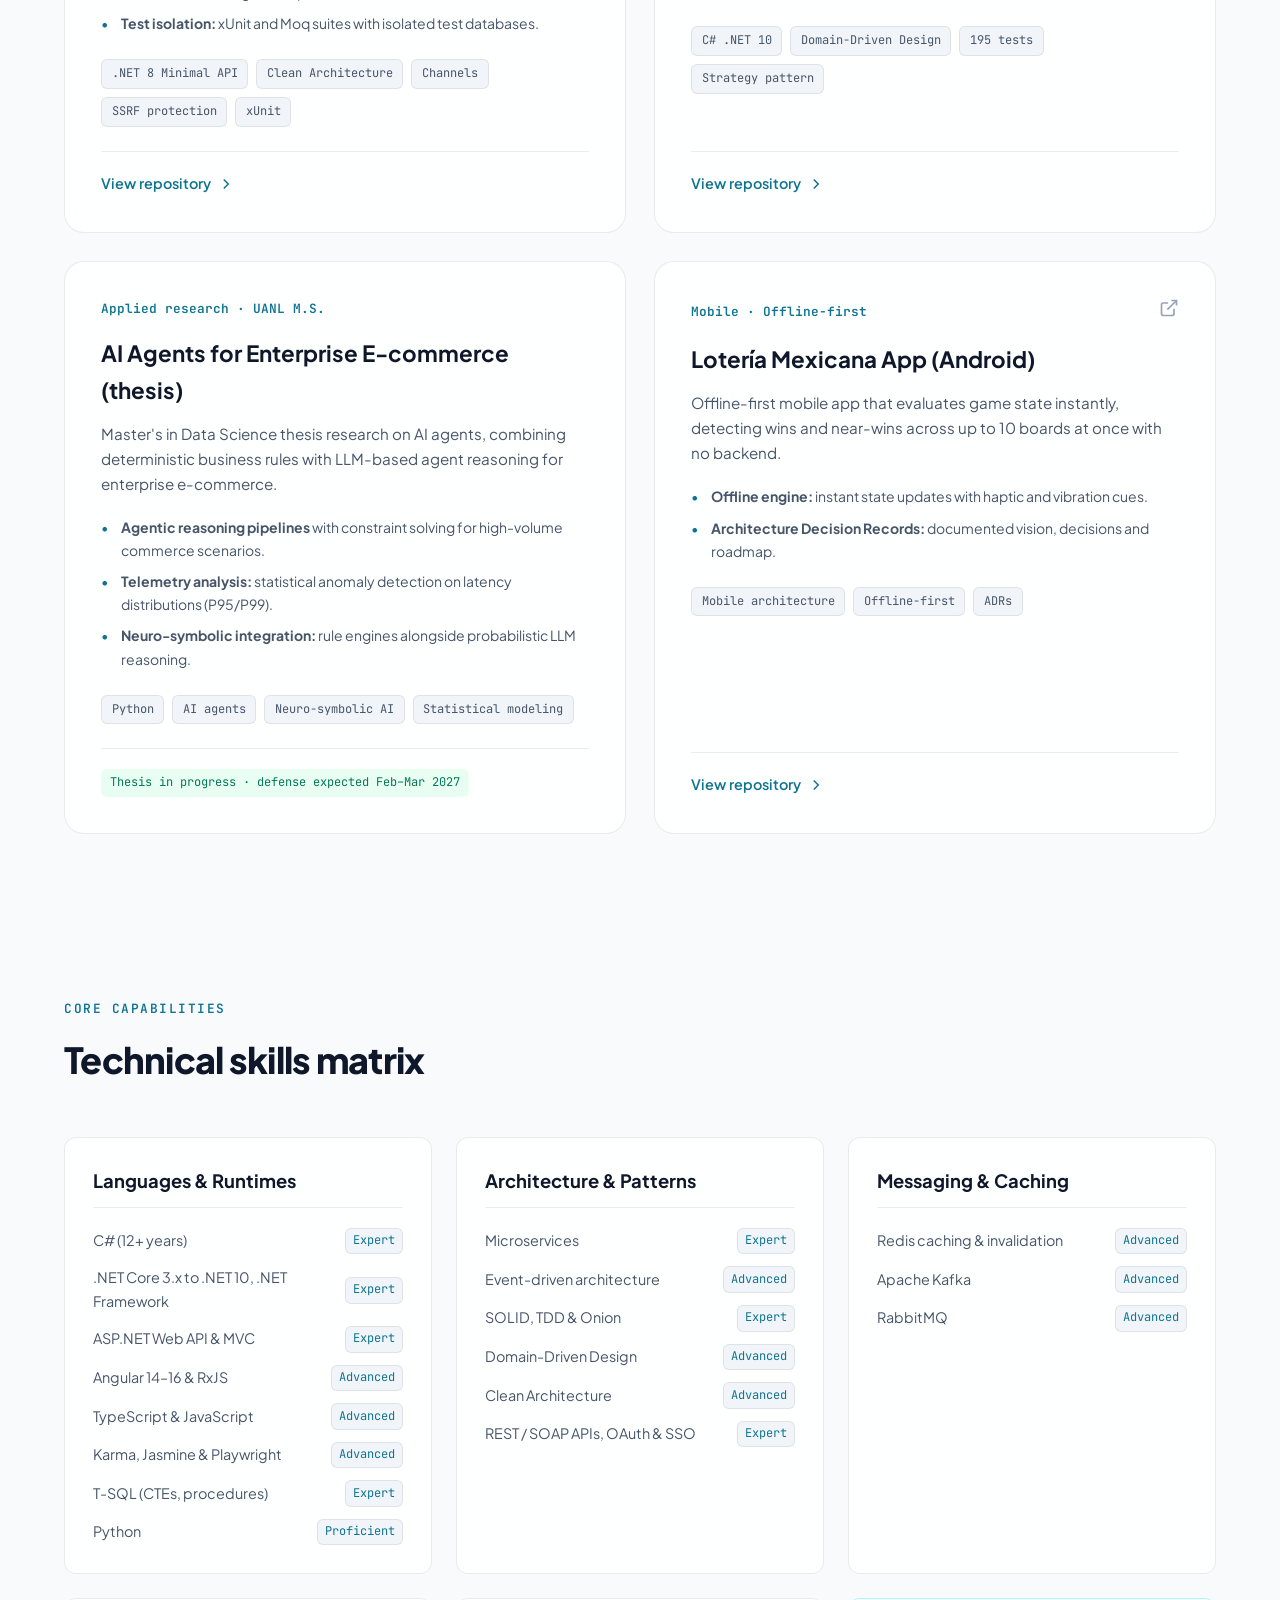
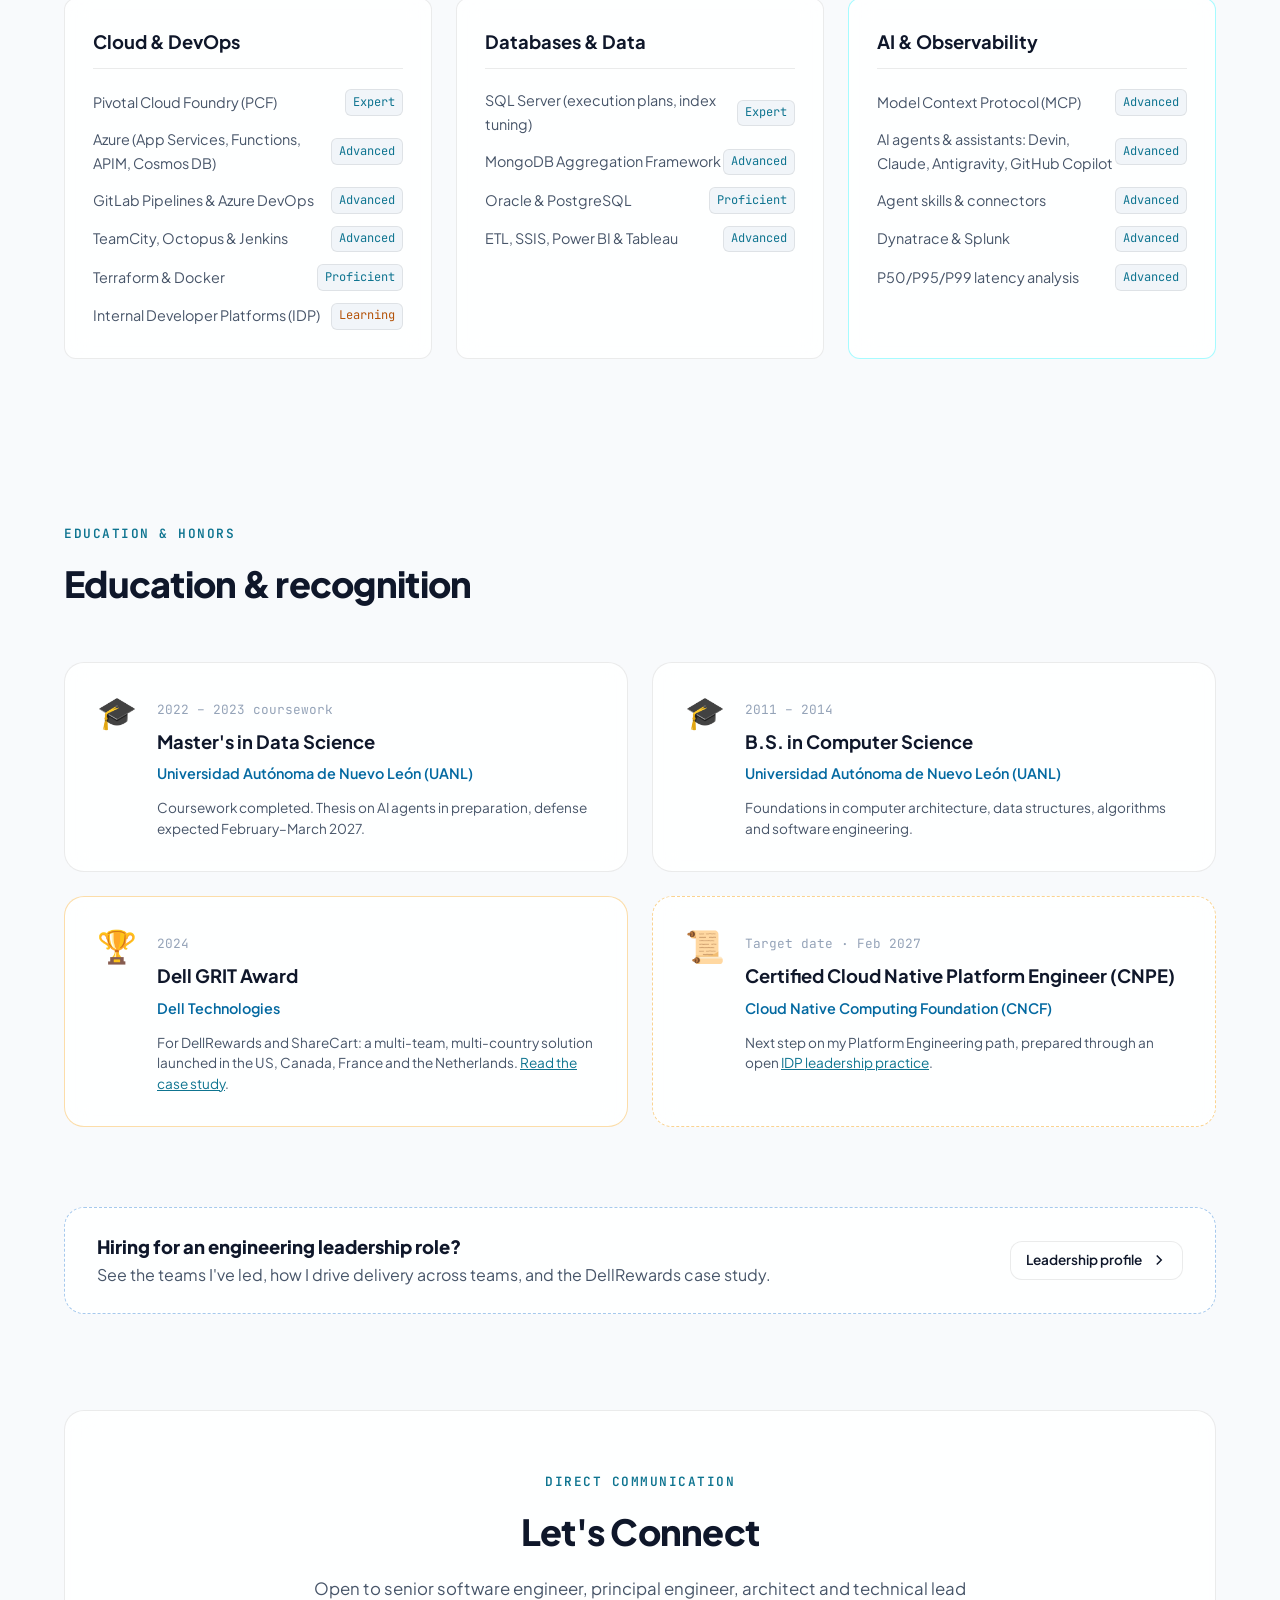
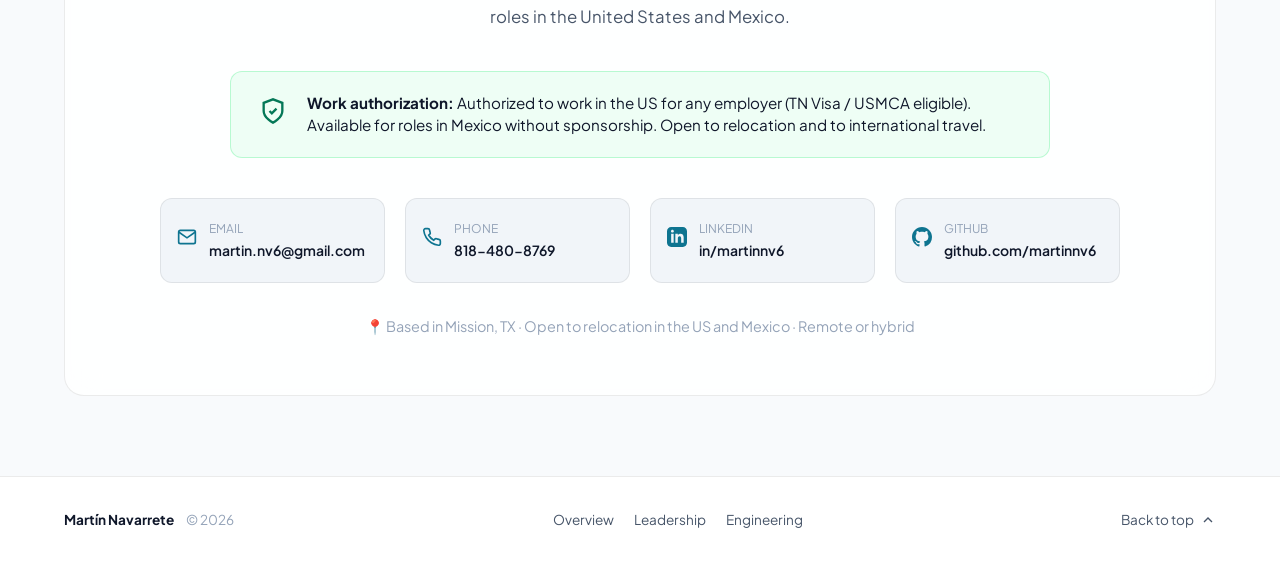
<file: engineering/index.html>
<!DOCTYPE html>
<html lang="en" data-theme="dark">
<head>
  <meta charset="UTF-8">
  <meta name="viewport" content="width=device-width, initial-scale=1.0">
  <title>Software Engineering | Martín Navarrete</title>
  <meta name="description" content="Engineering profile of Martín Navarrete: Senior Software Engineer with 12+ years in C#, .NET Core, Angular, SQL Server, Redis and Kafka, dell.com cart and checkout for 100+ countries, and AI-augmented workflows.">
  <meta name="author" content="Martín Navarrete Villegas">
  <link rel="canonical" href="https://martinnavarrete.dev/engineering/">

  <!-- Open Graph / Social Meta -->
  <meta property="og:type" content="website">
  <meta property="og:site_name" content="martinnavarrete.dev">
  <meta property="og:url" content="https://martinnavarrete.dev/engineering/">
  <meta property="og:title" content="Software Engineering | Martín Navarrete">
  <meta property="og:description" content="Senior Software Engineer and architect: .NET Core microservices for dell.com cart and checkout (100+ countries), CEMEX GO middleware (21 countries), projects and skills.">
  <meta property="og:image" content="https://martinnavarrete.dev/assets/images/og-preview.png">
  <meta property="og:image:width" content="1200">
  <meta property="og:image:height" content="630">
  <meta property="og:locale" content="en_US">
  <meta property="og:locale:alternate" content="es_MX">
  <meta name="twitter:card" content="summary_large_image">
  <meta name="twitter:title" content="Software Engineering | Martín Navarrete">
  <meta name="twitter:description" content="Senior Software Engineer and architect: .NET Core microservices for dell.com cart and checkout (100+ countries), CEMEX GO middleware (21 countries), projects and skills.">

  <!-- Apply the saved theme before first paint -->
  <!-- Language from ?lang= or the saved choice (the Spanish text itself is swapped in by /app.js) -->
  <script>try{var t=localStorage.getItem('theme')||(matchMedia('(prefers-color-scheme: light)').matches?'light':'dark');document.documentElement.setAttribute('data-theme',t);}catch(e){}try{var q=new URLSearchParams(location.search).get('lang'),l=(q==='es'||q==='en')?q:localStorage.getItem('lang');if(l==='es')document.documentElement.setAttribute('lang','es');}catch(e){}</script>

  <link rel="preconnect" href="https://fonts.googleapis.com">
  <link rel="preconnect" href="https://fonts.gstatic.com" crossorigin>
  <link href="https://fonts.googleapis.com/css2?family=Plus+Jakarta+Sans:wght@300;400;500;600;700;800&family=JetBrains+Mono:wght@400;500;600&display=swap" rel="stylesheet">
  <link rel="icon" href="data:image/svg+xml,%3Csvg xmlns='http://www.w3.org/2000/svg' viewBox='0 0 64 64'%3E%3Cdefs%3E%3ClinearGradient id='g' x1='0' y1='0' x2='1' y2='1'%3E%3Cstop offset='0' stop-color='%2300f2fe'/%3E%3Cstop offset='1' stop-color='%234facfe'/%3E%3C/linearGradient%3E%3C/defs%3E%3Crect width='64' height='64' rx='14' fill='url(%23g)'/%3E%3Ctext x='32' y='42' font-family='Arial,sans-serif' font-size='28' font-weight='800' text-anchor='middle' fill='%23080b11'%3EMN%3C/text%3E%3C/svg%3E">
  <meta name="theme-color" content="#080b11">
  <link rel="stylesheet" href="/style.css">
</head>
<body data-page="engineering">
  <a class="skip-link" href="#main">Skip to content</a>
  <div class="ambient-layer" aria-hidden="true">
    <div class="ambient-glow glow-top"></div>
    <div class="ambient-glow glow-middle"></div>
  </div>

  <!-- Header / Nav -->
  <header class="site-header" id="header">
    <div class="nav-container">
      <a href="/" class="brand-logo" aria-label="martinnavarrete.dev home">
        <span class="logo-badge">MN</span>
        <span class="logo-text">martinnavarrete<span class="tld">.dev</span></span>
      </a>

      <nav class="nav-menu" id="nav-menu" aria-label="Main Navigation">
        <a href="/" class="nav-link">Overview</a>
        <div class="nav-track nav-track-lead">
          <a href="/leadership/" class="nav-link nav-track-link" data-num="01">Leadership</a>
          <div class="nav-sub">
            <a href="/leadership/#teams" class="nav-sublink">Teams I've led</a>
            <a href="/leadership/#how-i-lead" class="nav-sublink">How I lead</a>
            <a href="/leadership/#case-study" class="nav-sublink">Case study</a>
            <a href="/leadership/#evidence" class="nav-sublink">More evidence</a>
            <a href="/leadership/#platform" class="nav-sublink">Platform Engineering path</a>
            <a href="/leadership/#looking-for" class="nav-sublink">What I'm looking for</a>
          </div>
        </div>
        <div class="nav-track nav-track-eng">
          <a href="/engineering/" class="nav-link nav-track-link active" data-num="02" aria-current="page">Engineering</a>
          <div class="nav-sub">
            <a href="/engineering/#experience" class="nav-sublink">Career history</a>
            <a href="/engineering/#projects" class="nav-sublink">Projects</a>
            <a href="/engineering/#skills" class="nav-sublink">Skills</a>
            <a href="/engineering/#education" class="nav-sublink">Education &amp; honors</a>
          </div>
        </div>
      </nav>

      <div class="header-actions">
        <button class="btn btn-secondary btn-sm" id="resume-modal-btn" data-open-resumes aria-haspopup="dialog" aria-expanded="false">
          <svg class="icon" viewBox="0 0 24 24" width="16" height="16" fill="none" stroke="currentColor" stroke-width="2" aria-hidden="true"><path d="M21 15v4a2 2 0 0 1-2 2H5a2 2 0 0 1-2-2v-4"/><polyline points="7 10 12 15 17 10"/><line x1="12" y1="15" x2="12" y2="3"/></svg>
          <span>Resumes</span>
        </button>
        <button class="lang-toggle" id="lang-toggle" type="button" lang="es" aria-label="Ver en español" title="Ver en español">ES</button>
        <button class="theme-toggle" id="theme-toggle" aria-label="Toggle light and dark theme" title="Toggle theme">
          <svg class="sun-icon" viewBox="0 0 24 24" width="18" height="18" fill="none" stroke="currentColor" stroke-width="2" aria-hidden="true"><circle cx="12" cy="12" r="5"/><line x1="12" y1="1" x2="12" y2="3"/><line x1="12" y1="21" x2="12" y2="23"/><line x1="4.22" y1="4.22" x2="5.64" y2="5.64"/><line x1="18.36" y1="18.36" x2="19.78" y2="19.78"/><line x1="1" y1="12" x2="3" y2="12"/><line x1="21" y1="12" x2="23" y2="12"/><line x1="4.22" y1="19.78" x2="5.64" y2="18.36"/><line x1="18.36" y1="5.64" x2="19.78" y2="4.22"/></svg>
          <svg class="moon-icon" viewBox="0 0 24 24" width="18" height="18" fill="none" stroke="currentColor" stroke-width="2" aria-hidden="true"><path d="M21 12.79A9 9 0 1 1 11.21 3 7 7 0 0 0 21 12.79z"/></svg>
        </button>
        <a href="#contact" class="btn btn-primary btn-sm contact-cta">Contact</a>
        <button class="mobile-toggle" id="mobile-toggle" aria-label="Open navigation menu" aria-controls="nav-menu" aria-expanded="false">
          <span class="hamburger-bar"></span>
          <span class="hamburger-bar"></span>
          <span class="hamburger-bar"></span>
        </button>
      </div>
    </div>
  </header>

  <main id="main">
    <!-- Track separator: 02 Engineering -->
    <div class="track-banner track-eng">
      <div class="container track-banner-inner">
        <span class="track-num" aria-hidden="true">02</span>
        <div class="track-text">
          <div class="track-label">Engineering</div>
          <p class="track-desc">12+ years of hands-on delivery: .NET services, Angular front ends, caching and event streaming, data and applied AI.</p>
          <nav class="track-subnav" aria-label="Engineering sections">
            <a href="#experience" class="track-sublink">Career history</a>
            <a href="#projects" class="track-sublink">Projects</a>
            <a href="#skills" class="track-sublink">Skills</a>
            <a href="#education" class="track-sublink">Education &amp; honors</a>
          </nav>
        </div>
        <a href="/leadership/" class="track-switch"><span>01 · Leadership</span><svg class="icon" viewBox="0 0 24 24" width="16" height="16" fill="none" stroke="currentColor" stroke-width="2" aria-hidden="true"><polyline points="9 18 15 12 9 6"/></svg></a>
      </div>
    </div>
    <!-- Hero -->
    <section class="hero-section" id="hero">
      <div class="container hero-container">
        <div class="page-crumb"><a href="/">Overview</a><span aria-hidden="true">/</span><span>Engineering profile</span><span class="crumb-sep" aria-hidden="true">&middot;</span><a href="/leadership/">Hiring for a leadership role?</a></div>

        <div class="status-pill">
          <span class="status-indicator"></span>
          <span class="status-text">Authorized to work in the US for any employer (TN Visa / USMCA eligible)</span>
        </div>

        <h1 class="hero-title">
          Architecting high-throughput <br>
          <span class="gradient-text">distributed systems</span> &amp; AI workflows
        </h1>

        <p class="hero-subtitle">
          <strong>Senior Software Engineer &amp; distributed systems architect</strong> with 12+ years of production experience and the <strong>2024 Dell GRIT Award</strong>. Built .NET Core services and Angular frontends for the global <strong>dell.com cart &amp; checkout across 100+ countries</strong>, owned the <strong>CEMEX GO middleware across 21 countries</strong> (including a 12 s &rarr; under 500 ms API fix), and now works with AI agents connected through MCP, with a human reviewing what ships.
        </p>

        <div class="hero-cta-group">
          <a href="#experience" class="btn btn-primary btn-lg"><span>Explore track record</span><svg class="icon" viewBox="0 0 24 24" width="18" height="18" fill="none" stroke="currentColor" stroke-width="2" aria-hidden="true"><polyline points="9 18 15 12 9 6"/></svg></a>
          <button class="btn btn-outline btn-lg" data-open-resumes aria-haspopup="dialog"><svg class="icon" viewBox="0 0 24 24" width="18" height="18" fill="none" stroke="currentColor" stroke-width="2" aria-hidden="true"><path d="M14 2H6a2 2 0 0 0-2 2v16a2 2 0 0 0 2 2h12a2 2 0 0 0 2-2V8z"/><polyline points="14 2 14 8 20 8"/><line x1="16" y1="13" x2="8" y2="13"/><line x1="16" y1="17" x2="8" y2="17"/></svg><span>Download tailored resumes</span></button>
          <a href="https://github.com/martinnv6" target="_blank" rel="noopener noreferrer" class="btn btn-ghost btn-lg" aria-label="GitHub profile"><svg class="icon" viewBox="0 0 24 24" width="20" height="20" fill="currentColor" aria-hidden="true"><path d="M12 0C5.37 0 0 5.37 0 12c0 5.31 3.435 9.795 8.205 11.385.6.105.825-.255.825-.57 0-.285-.015-1.23-.015-2.235-3.015.555-3.795-.735-4.035-1.41-.135-.345-.72-1.41-1.23-1.695-.42-.225-1.02-.78-.015-.795.945-.015 1.62.87 1.845 1.23 1.08 1.815 2.805 1.305 3.495.99.105-.78.42-1.305.765-1.605-2.67-.3-5.46-1.335-5.46-5.925 0-1.305.465-2.385 1.23-3.225-.12-.3-.54-1.53.12-3.18 0 0 1.005-.315 3.3 1.23.96-.27 1.98-.405 3-.405s2.04.135 3 .405c2.295-1.56 3.3-1.23 3.3-1.23.66 1.65.24 2.88.12 3.18.765.84 1.23 1.905 1.23 3.225 0 4.605-2.805 5.625-5.475 5.925.435.375.81 1.095.81 2.22 0 1.605-.015 2.895-.015 3.3 0 .315.225.69.825.57A12.02 12.02 0 0024 12c0-6.63-5.37-12-12-12z"/></svg><span>GitHub</span></a>
          <a href="https://www.linkedin.com/in/martinnv6/" target="_blank" rel="noopener noreferrer" class="btn btn-ghost btn-lg" aria-label="LinkedIn profile"><svg class="icon" viewBox="0 0 24 24" width="20" height="20" fill="currentColor" aria-hidden="true"><path d="M19 0h-14c-2.761 0-5 2.239-5 5v14c0 2.761 2.239 5 5 5h14c2.762 0 5-2.239 5-5v-14c0-2.761-2.238-5-5-5zm-11 19h-3v-11h3v11zm-1.5-12.268c-.966 0-1.75-.79-1.75-1.764s.784-1.764 1.75-1.764 1.75.79 1.75 1.764-.783 1.764-1.75 1.764zm13.5 12.268h-3v-5.604c0-3.368-4-3.113-4 0v5.604h-3v-11h3v1.765c1.396-2.586 7-2.777 7 2.476v6.759z"/></svg><span>LinkedIn</span></a>
        </div>

        <div class="metrics-grid">
          <div class="metric-card">
            <div class="metric-value">100+</div>
            <div class="metric-label">Countries served</div>
            <div class="metric-sub">dell.com cart &amp; checkout services on PCF</div>
          </div>
          <div class="metric-card">
            <div class="metric-value">21</div>
            <div class="metric-label">Countries, 8 go-lives</div>
            <div class="metric-sub">CEMEX GO .NET middleware</div>
          </div>
          <div class="metric-card">
            <div class="metric-value">95%</div>
            <div class="metric-label">Latency reduction</div>
            <div class="metric-sub">CEMEX POD API from 12 s to under 500 ms with Redis middleware</div>
          </div>
          <div class="metric-card">
            <div class="metric-value">M.S.</div>
            <div class="metric-label">Data Science (UANL)</div>
            <div class="metric-sub">Coursework completed; thesis on AI agents in progress</div>
          </div>
        </div>
      </div>
    </section>

    <!-- Pillars -->
    <section class="section about-section" id="about">
      <div class="container">
        <div class="section-header">
          <div class="section-tag">Engineering philosophy</div>
          <h2 class="section-title">Enterprise fundamentals, measured performance, disciplined AI</h2>
          <p class="section-description">Distributed systems fundamentals, data-driven observability and AI assistance that stays under engineering control.</p>
        </div>
        <div class="pillars-grid">
          <div class="pillar-card">
            
            <div class="pillar-icon"><svg viewBox="0 0 24 24" width="28" height="28" fill="none" stroke="currentColor" stroke-width="2" aria-hidden="true"><rect x="2" y="2" width="20" height="8" rx="2" ry="2"/><rect x="2" y="14" width="20" height="8" rx="2" ry="2"/><line x1="6" y1="6" x2="6.01" y2="6"/><line x1="6" y1="18" x2="6.01" y2="18"/></svg></div>
            <h3 class="pillar-title">High-throughput microservices</h3>
            <p class="pillar-text">Resilient .NET backends and multi-threaded services for global e-commerce and logistics platforms that take seasonal peak traffic.</p>
            <div class="pillar-tags"><span>C# / .NET</span><span>Microservices</span><span>DDD</span><span>SOLID</span></div>
          </div>
          <div class="pillar-card">
            
            <div class="pillar-icon"><svg viewBox="0 0 24 24" width="28" height="28" fill="none" stroke="currentColor" stroke-width="2" aria-hidden="true"><path d="M18 10h-1.26A8 8 0 1 0 9 20h9a5 5 0 0 0 0-10z"/></svg></div>
            <h3 class="pillar-title">Cloud, caching &amp; event streaming</h3>
            <p class="pillar-text">Redis caching and invalidation, asynchronous messaging with Kafka and RabbitMQ, and zero-downtime deployments on Cloud Foundry and Azure.</p>
            <div class="pillar-tags"><span>Kafka</span><span>Redis</span><span>RabbitMQ</span><span>Azure</span><span>PCF</span></div>
          </div>
          <div class="pillar-card">
            
            <div class="pillar-icon"><svg viewBox="0 0 24 24" width="28" height="28" fill="none" stroke="currentColor" stroke-width="2" aria-hidden="true"><path d="M22 12h-4l-3 9L9 3l-3 9H2"/></svg></div>
            <h3 class="pillar-title">Data-driven observability</h3>
            <p class="pillar-text">Dashboards for P50/P95/P99 latency and conversion built from Splunk and Katana data in Power BI, plus Dynatrace, Splunk and Tableau, backed by data science training.</p>
            <div class="pillar-tags"><span>Dynatrace</span><span>Splunk</span><span>Power BI</span><span>P99 latency</span></div>
          </div>
          <div class="pillar-card highlighted-pillar">
            <div class="pillar-badge">Current focus</div>
            <div class="pillar-icon"><svg viewBox="0 0 24 24" width="28" height="28" fill="none" stroke="currentColor" stroke-width="2" aria-hidden="true"><path d="M12 2a10 10 0 1 0 10 10A10 10 0 0 0 12 2zm0 18a8 8 0 1 1 8-8 8 8 0 0 1-8 8z"/><path d="M12 6v6l4 2"/></svg></div>
            <h3 class="pillar-title">AI agents in the SDLC</h3>
            <p class="pillar-text">Devin connected through MCP to Jira, GitLab, Figma, Miro and Outlook, plus agent skills for the team's environments. Every change still goes through human review and the same quality gates.</p>
            <div class="pillar-tags"><span>MCP</span><span>Devin</span><span>Claude</span><span>Agent skills</span></div>
          </div>
        </div>
      </div>
    </section>

    <!-- Experience -->
    <section class="section experience-section" id="experience">
      <div class="container">
        <div class="section-header">
          <div class="section-tag">Career history</div>
          <h2 class="section-title">Enterprise track record</h2>
          <p class="section-description">12+ years delivering backend architectures, high-availability APIs and modernization projects.</p>
        </div>
        <div class="filter-tabs" id="experience-filters" role="group" aria-label="Filter roles">
          <button class="filter-btn active" data-filter="all" aria-pressed="true">All roles</button>
          <button class="filter-btn" data-filter="dell" aria-pressed="false">Dell Technologies</button>
          <button class="filter-btn" data-filter="judicial" aria-pressed="false">Court &amp; Judicial</button>
          <button class="filter-btn" data-filter="pge" aria-pressed="false">PG&amp;E</button>
          <button class="filter-btn" data-filter="cemex" aria-pressed="false">CEMEX</button>
          <button class="filter-btn" data-filter="earlier" aria-pressed="false">Earlier</button>
        </div>
        <div class="timeline" id="experience-timeline">
          <article class="timeline-item" data-category="dell">
            <div class="timeline-marker"></div>
            <div class="timeline-card">
              <div class="card-header">
                <div class="role-info">
                  <h3 class="role-title">Senior Software Engineer</h3>
                  <div class="company-name">Dell Technologies &middot; Austin, TX (remote)</div>
                </div>
                <div class="role-meta">
                  <span class="role-date">Jun 2022 &ndash; Sep 2026</span>
                  <span class="award-tag">🏆 2024 Dell GRIT Award</span>
                </div>
              </div>
              <div class="card-body">
                <p class="role-summary">Full-stack work on the dell.com unified shopping cart for <strong>100+ countries</strong>, handling millions of cart and checkout sessions a day, on Dell's Pivotal Cloud Foundry platform. About 70% backend .NET in the first two years and about 70% frontend Angular 14&ndash;16 in the last two. Started as an AllianceIT consultant; full-time Dell employee from April 2023. The role ended in September 2026 in a company workforce reduction.</p>
                <ul class="bullet-list">
                  <li><strong>Services:</strong> designed, built and operated .NET Core 6 services and Web APIs for the cart, with Redis caching and RabbitMQ and Kafka messaging.</li>
                  <li><strong>Angular modernization:</strong> migrated checkout modules from Angular 14 to 15 and built reusable RxJS-based components.</li>
                  <li><strong>Testing:</strong> Karma and Jasmine unit tests plus automated Playwright tests for response times.</li>
                  <li><strong>Pipelines:</strong> designed and tested the team's GitLab / PCF / Terraform / KeyVault pipelines; releases gated on SonarQube coverage plus smoke, performance, integration and functional tests.</li>
                  <li><strong>Observability:</strong> Power BI dashboards for P50/P95/P99 latency and conversion from Splunk and Katana data; dashboards in Dynatrace, Splunk and Tableau; ETL into MongoDB and Splunk for the data science and recommendations teams.</li>
                  <li><strong>AI in the SDLC:</strong> GitHub Copilot with human review of every change, then Devin connected through MCP to Atlassian, GitLab, Miro, Figma and Outlook, plus a skills repository for the team's development environments.</li>
                </ul>
                <div class="tech-pill-list"><span class="tech-pill">Angular 14&ndash;16</span><span class="tech-pill">TypeScript &amp; RxJS</span><span class="tech-pill">Karma &amp; Jasmine</span><span class="tech-pill">Playwright</span><span class="tech-pill">.NET Core 6 &amp; C#</span><span class="tech-pill">Redis</span><span class="tech-pill">Kafka &amp; RabbitMQ</span><span class="tech-pill">PCF</span><span class="tech-pill">Dynatrace &amp; Splunk</span><span class="tech-pill">MCP</span></div>
              </div>
            </div>
          </article>
          <article class="timeline-item" data-category="judicial">
            <div class="timeline-marker"></div>
            <div class="timeline-card">
              <div class="card-header">
                <div class="role-info">
                  <h3 class="role-title">Principal Software Engineer (Technical Lead)</h3>
                  <div class="company-name">AllianceIT &rarr; TechShare, CJIS judicial platforms &middot; Austin, TX</div>
                </div>
                <div class="role-meta">
                  <span class="role-date">May 2020 &ndash; Jun 2022</span>
                </div>
              </div>
              <div class="card-body">
                <p class="role-summary">Architecture and delivery for the Jail, Court and Indigent Defense portals of the Criminal Justice Information System for Texas urban counties. Technical lead for 9 senior engineers.</p>
                <ul class="bullet-list">
                  <li>Built web applications on .NET Framework MVC/Razor and .NET Core 3.1 Web API with React frontends, Entity Framework and SQL Server on Azure.</li>
                  <li>Delivered 15+ secure electronic court-filing workflows; used Azure Blob Storage, Redis and Docker.</li>
                  <li>Built the CI/CD pipelines with TeamCity and Octopus Deploy for zero-downtime releases.</li>
                </ul>
                <div class="tech-pill-list"><span class="tech-pill">.NET Core Web API</span><span class="tech-pill">React</span><span class="tech-pill">Azure SQL</span><span class="tech-pill">Docker</span><span class="tech-pill">Redis</span><span class="tech-pill">TeamCity</span><span class="tech-pill">Octopus Deploy</span></div>
              </div>
            </div>
          </article>
          <article class="timeline-item" data-category="dell">
            <div class="timeline-marker"></div>
            <div class="timeline-card">
              <div class="card-header">
                <div class="role-info">
                  <h3 class="role-title">Principal Software Engineer (Technical Lead)</h3>
                  <div class="company-name">AllianceIT &rarr; Dell Customer Integration Layer &middot; Austin, TX</div>
                </div>
                <div class="role-meta">
                  <span class="role-date">Aug 2019 &ndash; May 2020</span>
                </div>
              </div>
              <div class="card-body">
                <p class="role-summary">Customer Integration Layer (CIL): the WCF/SOAP and REST gateway giving 25+ internal and external applications worldwide access to customer data.</p>
                <ul class="bullet-list">
                  <li>Co-led the modernization from WCF/SOAP to REST APIs on .NET Core 3.0 while keeping existing consumers working, for a gateway with a <strong>99.99% availability SLA</strong> used by 25+ internal and external applications.</li>
                  <li>Migrated 3 repositories from TFS, TeamCity and Octopus to GitLab Pipelines and PCF: deployments from 4+ hours to minutes, average rollback from 50 to 4 minutes.</li>
                  <li>Integrated SAP (data reads), Oracle stored procedures, MySQL and NoSQL stores.</li>
                </ul>
                <div class="tech-pill-list"><span class="tech-pill">.NET Core 3.0</span><span class="tech-pill">WCF &rarr; REST</span><span class="tech-pill">Oracle</span><span class="tech-pill">SAP integration</span><span class="tech-pill">GitLab CI/CD</span><span class="tech-pill">PCF</span></div>
              </div>
            </div>
          </article>
          <article class="timeline-item" data-category="pge">
            <div class="timeline-marker"></div>
            <div class="timeline-card">
              <div class="card-header">
                <div class="role-info">
                  <h3 class="role-title">Senior Software Engineer</h3>
                  <div class="company-name">AllianceIT &rarr; PG&amp;E wildfire safety &middot; Walnut Creek, CA</div>
                </div>
                <div class="role-meta">
                  <span class="role-date">Feb 2019 &ndash; Aug 2019</span>
                </div>
              </div>
              <div class="card-body">
                <p class="role-summary">.NET Core REST services for PG&amp;E wildfire safety and emergency decision support.</p>
                <ul class="bullet-list">
                  <li>Multi-threaded C# services calling third-party services in parallel (Google Maps, internal mapping systems, Redis).</li>
                  <li>Complex MongoDB Aggregation Framework queries and the MongoDB 3.4 to 4.0 upgrade; PostgreSQL procedures.</li>
                  <li>Secured APIs with OAuth, tokens, API keys and SSO; CI/CD with Jenkins, SonarQube and PowerShell.</li>
                </ul>
                <div class="tech-pill-list"><span class="tech-pill">.NET Core</span><span class="tech-pill">Async multi-threading</span><span class="tech-pill">MongoDB</span><span class="tech-pill">PostgreSQL</span><span class="tech-pill">OAuth / JWT</span><span class="tech-pill">Jenkins</span></div>
              </div>
            </div>
          </article>
          <article class="timeline-item" data-category="cemex">
            <div class="timeline-marker"></div>
            <div class="timeline-card">
              <div class="card-header">
                <div class="role-info">
                  <h3 class="role-title">Tech Lead &ndash; Software Engineer</h3>
                  <div class="company-name">CEMEX &middot; Monterrey, Mexico &amp; global</div>
                </div>
                <div class="role-meta">
                  <span class="role-date">Feb 2017 &ndash; Feb 2019</span>
                  <span class="impact-tag">⚡ 95% latency drop</span>
                </div>
              </div>
              <div class="card-body">
                <p class="role-summary">CEMEX GO, the company's flagship digital transformation: I owned the .NET middleware layer across <strong>8 go-lives in 21 countries</strong> and led 6 senior engineers.</p>
                <ul class="bullet-list">
                  <li><strong>95% latency reduction:</strong> cut the Point of Delivery (POD) summary API from <strong>12 seconds to under 500 ms</strong> by building a Redis caching middleware layer.</li>
                  <li>REST services with ASP.NET Web API, Entity Framework and SQL Server 2014 on Azure for Android, iOS, web and B2B clients, including the Foreman and Driver apps, behind Azure API Management; consumed SAP SOAP services.</li>
                  <li>Analyzed SQL Server execution plans and refactored indexes, stored procedures and LINQ queries to remove high-volume database bottlenecks.</li>
                  <li>In 2018, flew on one day's notice to Prague, Amsterdam and Budapest to prepare the engineering teams supporting each country's operation.</li>
                  <li>Contributed to the team's CI/CD and quality practices: Azure DevOps, Jenkins, SonarQube and Selenium UI tests.</li>
                </ul>
                <div class="tech-pill-list"><span class="tech-pill">C# .NET</span><span class="tech-pill">Redis caching middleware</span><span class="tech-pill">ASP.NET Web API</span><span class="tech-pill">Azure API Management</span><span class="tech-pill">SQL Server tuning</span><span class="tech-pill">SAP SOAP</span><span class="tech-pill">Azure DevOps</span></div>
              </div>
            </div>
          </article>
          <article class="timeline-item" data-category="earlier">
            <div class="timeline-marker"></div>
            <div class="timeline-card">
              <div class="card-header">
                <div class="role-info">
                  <h3 class="role-title">Earlier experience</h3>
                  <div class="company-name">Interfactura &middot; CDIS UANL &middot; Fixmens &middot; Tubac</div>
                </div>
                <div class="role-meta">
                  <span class="role-date">2008 &ndash; 2017</span>
                </div>
              </div>
              <div class="card-body">
                <p class="role-summary">From heading a plant's new technology area to building e-invoicing and logistics platforms.</p>
                <ul class="bullet-list">
                  <li><strong>Interfactura</strong> (2016&ndash;2017): Scrum with two-week continuous delivery and TDD; rebuilt e-invoicing and payment-supplement modules, built the JUNO B2B factoring bridge, and DDD modules for CHUBB / ACE / ABA.</li>
                  <li><strong>CDIS UANL</strong> (2014&ndash;2016): CMMI Level 3 logistics platform for fleet, cost, route and customer management with Google Maps route optimization (ASP.NET MVC, SQL Server, AngularJS).</li>
                  <li><strong>Fixmens</strong> (2012&ndash;2013): IT leader at a family-owned micro-business, delivering .NET and SQL Server solutions for clients.</li>
                  <li><strong>Tubac</strong> (2008&ndash;2012): Head of Technology; built the manufacturing and inventory system for the production lines.</li>
                </ul>
                <div class="tech-pill-list"><span class="tech-pill">ASP.NET MVC</span><span class="tech-pill">SQL Server</span><span class="tech-pill">TDD</span><span class="tech-pill">DDD</span><span class="tech-pill">CMMI L3</span><span class="tech-pill">AngularJS</span></div>
              </div>
            </div>
          </article>
        </div>
      </div>
    </section>

    <!-- Projects -->
    <section class="section projects-section" id="projects">
      <div class="container">
        <div class="section-header">
          <div class="section-tag">Code &amp; systems</div>
          <h2 class="section-title">Open source, code and research</h2>
          <p class="section-description">Clean Architecture, test-driven work and applied AI research.</p>
        </div>
        <div class="projects-grid">
          <article class="project-card">
            <div>
              <div class="project-header">
                <div class="project-type">Enterprise .NET 8 &middot; Clean Architecture</div>
                <a href="https://github.com/martinnv6/URL-Shortener" target="_blank" rel="noopener noreferrer" class="project-link-icon" title="View source on GitHub" aria-label="High-Performance URL Shortener on GitHub"><svg viewBox="0 0 24 24" width="20" height="20" fill="none" stroke="currentColor" stroke-width="2" aria-hidden="true"><path d="M18 13v6a2 2 0 0 1-2 2H5a2 2 0 0 1-2-2V8a2 2 0 0 1 2-2h6"/><polyline points="15 3 21 3 21 9"/><line x1="10" y1="14" x2="21" y2="3"/></svg></a>
              </div>
              <h3 class="project-title">High-Performance URL Shortener</h3>
              <p class="project-description">URL redirection engine built with <strong>.NET 8 Minimal APIs</strong> and strict Clean Architecture, designed for throughput and hardened against the OWASP API Security Top 10.</p>
              <ul class="project-features">
              <li><strong>Non-blocking hot path:</strong> producer-consumer telemetry with <code>System.Threading.Channels</code> (capacity 10,000, <code>DropOldest</code>).</li>
              <li><strong>Collision-free Base62:</strong> deterministic encoding on auto-incrementing integers.</li>
              <li><strong>Security hardening:</strong> SSRF protection blocking loopback IPs and sliding-window rate limiting (30 req/min/IP).</li>
              <li><strong>Test isolation:</strong> xUnit and Moq suites with isolated test databases.</li>
              </ul>
              <div class="tech-pill-list"><span class="tech-pill">.NET 8 Minimal API</span><span class="tech-pill">Clean Architecture</span><span class="tech-pill">Channels</span><span class="tech-pill">SSRF protection</span><span class="tech-pill">xUnit</span></div>
            </div>
            <div class="project-card-footer"><a href="https://github.com/martinnv6/URL-Shortener" target="_blank" rel="noopener noreferrer" class="link-btn"><span>View repository</span><svg class="icon" viewBox="0 0 24 24" width="18" height="18" fill="none" stroke="currentColor" stroke-width="2" aria-hidden="true"><polyline points="9 18 15 12 9 6"/></svg></a></div>
          </article>
          <article class="project-card">
            <div>
              <div class="project-header">
                <div class="project-type">Domain-Driven Design &middot; .NET 10</div>
                <a href="https://github.com/martinnv6/The-Smart-Parking-Lot-Rate-Calculator" target="_blank" rel="noopener noreferrer" class="project-link-icon" title="View source on GitHub" aria-label="Smart Parking Lot Rate Calculator on GitHub"><svg viewBox="0 0 24 24" width="20" height="20" fill="none" stroke="currentColor" stroke-width="2" aria-hidden="true"><path d="M18 13v6a2 2 0 0 1-2 2H5a2 2 0 0 1-2-2V8a2 2 0 0 1 2-2h6"/><polyline points="15 3 21 3 21 9"/><line x1="10" y1="14" x2="21" y2="3"/></svg></a>
              </div>
              <h3 class="project-title">Smart Parking Lot Rate Calculator</h3>
              <p class="project-description">Pure domain billing engine for a multi-level smart parking facility that evaluates pricing policies (Early Bird, Night Owl, weekend surcharges, loyalty discounts) with a full audit trail.</p>
              <ul class="project-features">
              <li><strong>195 automated tests:</strong> 118 unit, 57 functional and 20 smoke/specification tests, <strong>95.8% line coverage</strong>.</li>
              <li><strong>Strategy pattern, no framework coupling:</strong> pure evaluation that guarantees the best-value rule for drivers.</li>
              <li><strong>Readable specification:</strong> table-driven public test matrix for quick scenario checks.</li>
              </ul>
              <div class="tech-pill-list"><span class="tech-pill">C# .NET 10</span><span class="tech-pill">Domain-Driven Design</span><span class="tech-pill">195 tests</span><span class="tech-pill">Strategy pattern</span></div>
            </div>
            <div class="project-card-footer"><a href="https://github.com/martinnv6/The-Smart-Parking-Lot-Rate-Calculator" target="_blank" rel="noopener noreferrer" class="link-btn"><span>View repository</span><svg class="icon" viewBox="0 0 24 24" width="18" height="18" fill="none" stroke="currentColor" stroke-width="2" aria-hidden="true"><polyline points="9 18 15 12 9 6"/></svg></a></div>
          </article>
          <article class="project-card">
            <div>
              <div class="project-header">
                <div class="project-type">Applied research &middot; UANL M.S.</div>
                
              </div>
              <h3 class="project-title">AI Agents for Enterprise E-commerce (thesis)</h3>
              <p class="project-description">Master's in Data Science thesis research on AI agents, combining deterministic business rules with LLM-based agent reasoning for enterprise e-commerce.</p>
              <ul class="project-features">
              <li><strong>Agentic reasoning pipelines</strong> with constraint solving for high-volume commerce scenarios.</li>
              <li><strong>Telemetry analysis:</strong> statistical anomaly detection on latency distributions (P95/P99).</li>
              <li><strong>Neuro-symbolic integration:</strong> rule engines alongside probabilistic LLM reasoning.</li>
              </ul>
              <div class="tech-pill-list"><span class="tech-pill">Python</span><span class="tech-pill">AI agents</span><span class="tech-pill">Neuro-symbolic AI</span><span class="tech-pill">Statistical modeling</span></div>
            </div>
            <div class="project-card-footer"><span class="badge-completed">Thesis in progress &middot; defense expected Feb&ndash;Mar 2027</span></div>
          </article>
          <article class="project-card">
            <div>
              <div class="project-header">
                <div class="project-type">Mobile &middot; Offline-first</div>
                <a href="https://github.com/martinnv6/loteria-mexicana-app" target="_blank" rel="noopener noreferrer" class="project-link-icon" title="View source on GitHub" aria-label="Lotería Mexicana App (Android) on GitHub"><svg viewBox="0 0 24 24" width="20" height="20" fill="none" stroke="currentColor" stroke-width="2" aria-hidden="true"><path d="M18 13v6a2 2 0 0 1-2 2H5a2 2 0 0 1-2-2V8a2 2 0 0 1 2-2h6"/><polyline points="15 3 21 3 21 9"/><line x1="10" y1="14" x2="21" y2="3"/></svg></a>
              </div>
              <h3 class="project-title">Lotería Mexicana App (Android)</h3>
              <p class="project-description">Offline-first mobile app that evaluates game state instantly, detecting wins and near-wins across up to 10 boards at once with no backend.</p>
              <ul class="project-features">
              <li><strong>Offline engine:</strong> instant state updates with haptic and vibration cues.</li>
              <li><strong>Architecture Decision Records:</strong> documented vision, decisions and roadmap.</li>
              </ul>
              <div class="tech-pill-list"><span class="tech-pill">Mobile architecture</span><span class="tech-pill">Offline-first</span><span class="tech-pill">ADRs</span></div>
            </div>
            <div class="project-card-footer"><a href="https://github.com/martinnv6/loteria-mexicana-app" target="_blank" rel="noopener noreferrer" class="link-btn"><span>View repository</span><svg class="icon" viewBox="0 0 24 24" width="18" height="18" fill="none" stroke="currentColor" stroke-width="2" aria-hidden="true"><polyline points="9 18 15 12 9 6"/></svg></a></div>
          </article>
        </div>
      </div>
    </section>

    <!-- Skills -->
    <section class="section skills-section" id="skills">
      <div class="container">
        <div class="section-header">
          <div class="section-tag">Core capabilities</div>
          <h2 class="section-title">Technical skills matrix</h2>
        </div>
        <div class="skills-grid">
          <div class="skill-group">
            <h3 class="skill-group-title">Languages &amp; Runtimes</h3>
            <ul class="skill-items">
              <li><span class="skill-name">C# (12+ years)</span><span class="skill-tag">Expert</span></li>
              <li><span class="skill-name">.NET Core 3.x to .NET 10, .NET Framework</span><span class="skill-tag">Expert</span></li>
              <li><span class="skill-name">ASP.NET Web API &amp; MVC</span><span class="skill-tag">Expert</span></li>
              <li><span class="skill-name">Angular 14&ndash;16 &amp; RxJS</span><span class="skill-tag">Advanced</span></li>
              <li><span class="skill-name">TypeScript &amp; JavaScript</span><span class="skill-tag">Advanced</span></li>
              <li><span class="skill-name">Karma, Jasmine &amp; Playwright</span><span class="skill-tag">Advanced</span></li>
              <li><span class="skill-name">T-SQL (CTEs, procedures)</span><span class="skill-tag">Expert</span></li>
              <li><span class="skill-name">Python</span><span class="skill-tag">Proficient</span></li>
            </ul>
          </div>
          <div class="skill-group">
            <h3 class="skill-group-title">Architecture &amp; Patterns</h3>
            <ul class="skill-items">
              <li><span class="skill-name">Microservices</span><span class="skill-tag">Expert</span></li>
              <li><span class="skill-name">Event-driven architecture</span><span class="skill-tag">Advanced</span></li>
              <li><span class="skill-name">SOLID, TDD &amp; Onion</span><span class="skill-tag">Expert</span></li>
              <li><span class="skill-name">Domain-Driven Design</span><span class="skill-tag">Advanced</span></li>
              <li><span class="skill-name">Clean Architecture</span><span class="skill-tag">Advanced</span></li>
              <li><span class="skill-name">REST / SOAP APIs, OAuth &amp; SSO</span><span class="skill-tag">Expert</span></li>
            </ul>
          </div>
          <div class="skill-group">
            <h3 class="skill-group-title">Messaging &amp; Caching</h3>
            <ul class="skill-items">
              <li><span class="skill-name">Redis caching &amp; invalidation</span><span class="skill-tag">Advanced</span></li>
              <li><span class="skill-name">Apache Kafka</span><span class="skill-tag">Advanced</span></li>
              <li><span class="skill-name">RabbitMQ</span><span class="skill-tag">Advanced</span></li>
            </ul>
          </div>
          <div class="skill-group">
            <h3 class="skill-group-title">Cloud &amp; DevOps</h3>
            <ul class="skill-items">
              <li><span class="skill-name">Pivotal Cloud Foundry (PCF)</span><span class="skill-tag">Expert</span></li>
              <li><span class="skill-name">Azure (App Services, Functions, APIM, Cosmos DB)</span><span class="skill-tag">Advanced</span></li>
              <li><span class="skill-name">GitLab Pipelines &amp; Azure DevOps</span><span class="skill-tag">Advanced</span></li>
              <li><span class="skill-name">TeamCity, Octopus &amp; Jenkins</span><span class="skill-tag">Advanced</span></li>
              <li><span class="skill-name">Terraform &amp; Docker</span><span class="skill-tag">Proficient</span></li>
              <li><span class="skill-name">Internal Developer Platforms (IDP)</span><span class="skill-tag skill-tag-learning">Learning</span></li>
            </ul>
          </div>
          <div class="skill-group">
            <h3 class="skill-group-title">Databases &amp; Data</h3>
            <ul class="skill-items">
              <li><span class="skill-name">SQL Server (execution plans, index tuning)</span><span class="skill-tag">Expert</span></li>
              <li><span class="skill-name">MongoDB Aggregation Framework</span><span class="skill-tag">Advanced</span></li>
              <li><span class="skill-name">Oracle &amp; PostgreSQL</span><span class="skill-tag">Proficient</span></li>
              <li><span class="skill-name">ETL, SSIS, Power BI &amp; Tableau</span><span class="skill-tag">Advanced</span></li>
            </ul>
          </div>
          <div class="skill-group highlighted-skill-group">
            <h3 class="skill-group-title">AI &amp; Observability</h3>
            <ul class="skill-items">
              <li><span class="skill-name">Model Context Protocol (MCP)</span><span class="skill-tag">Advanced</span></li>
              <li><span class="skill-name">AI agents &amp; assistants: Devin, Claude, Antigravity, GitHub Copilot</span><span class="skill-tag">Advanced</span></li>
              <li><span class="skill-name">Agent skills &amp; connectors</span><span class="skill-tag">Advanced</span></li>
              <li><span class="skill-name">Dynatrace &amp; Splunk</span><span class="skill-tag">Advanced</span></li>
              <li><span class="skill-name">P50/P95/P99 latency analysis</span><span class="skill-tag">Advanced</span></li>
            </ul>
          </div>
        </div>
      </div>
    </section>

    <!-- Education -->
    <section class="section education-section" id="education">
      <div class="container">
        <div class="section-header">
          <div class="section-tag">Education &amp; honors</div>
          <h2 class="section-title">Education &amp; recognition</h2>
        </div>
        <div class="education-grid">
          <div class="education-card">
            <div class="edu-icon" aria-hidden="true">🎓</div>
            <div>
              <span class="edu-date">2022 &ndash; 2023 coursework</span>
              <h3 class="edu-degree">Master's in Data Science</h3>
              <div class="edu-school">Universidad Autónoma de Nuevo León (UANL)</div>
              <p class="edu-description">Coursework completed. Thesis on AI agents in preparation, defense expected February&ndash;March 2027.</p>
            </div>
          </div>
          <div class="education-card">
            <div class="edu-icon" aria-hidden="true">🎓</div>
            <div>
              <span class="edu-date">2011 &ndash; 2014</span>
              <h3 class="edu-degree">B.S. in Computer Science</h3>
              <div class="edu-school">Universidad Autónoma de Nuevo León (UANL)</div>
              <p class="edu-description">Foundations in computer architecture, data structures, algorithms and software engineering.</p>
            </div>
          </div>
          <div class="education-card award-card">
            <div class="edu-icon" aria-hidden="true">🏆</div>
            <div>
              <span class="edu-date">2024</span>
              <h3 class="edu-degree">Dell GRIT Award</h3>
              <div class="edu-school">Dell Technologies</div>
              <p class="edu-description">For DellRewards and ShareCart: a multi-team, multi-country solution launched in the US, Canada, France and the Netherlands. <a href="/leadership/#case-study">Read the case study</a>.</p>
            </div>
          </div>
          <div class="education-card cert-card">
            <div class="edu-icon" aria-hidden="true">📜</div>
            <div>
              <span class="edu-date">Target date &middot; Feb 2027</span>
              <h3 class="edu-degree">Certified Cloud Native Platform Engineer (CNPE)</h3>
              <div class="edu-school">Cloud Native Computing Foundation (CNCF)</div>
              <p class="edu-description">Next step on my Platform Engineering path, prepared through an open <a href="/leadership/#platform">IDP leadership practice</a>.</p>
            </div>
          </div>
        </div>
      </div>
    </section>

    <div class="container">
      <aside class="crosslink-banner">
        <div>
          <div class="crosslink-kicker">Hiring for an engineering leadership role?</div>
          <p class="crosslink-text">See the teams I've led, how I drive delivery across teams, and the DellRewards case study.</p>
        </div>
        <a href="/leadership/" class="btn btn-outline btn-sm">Leadership profile <svg class="icon" viewBox="0 0 24 24" width="18" height="18" fill="none" stroke="currentColor" stroke-width="2" aria-hidden="true"><polyline points="9 18 15 12 9 6"/></svg></a>
      </aside>
    </div>


    <!-- Contact & Work Authorization -->
    <section class="section contact-section" id="contact">
      <div class="container">
        <div class="contact-card">
          <div class="contact-header">
            <div class="section-tag">Direct Communication</div>
            <h2 class="section-title">Let's Connect</h2>
            <p class="contact-sub">Open to senior software engineer, principal engineer, architect and technical lead roles in the United States and Mexico.</p>
          </div>

          <div class="authorization-banner">
            <div class="banner-icon"><svg viewBox="0 0 24 24" width="28" height="28" fill="none" stroke="currentColor" stroke-width="2" aria-hidden="true"><path d="M12 22s8-4 8-10V5l-8-3-8 3v7c0 6 8 10 8 10z"/><polyline points="9 12 11 14 15 10"/></svg></div>
            <div class="banner-content">
              <strong>Work authorization:</strong> Authorized to work in the US for any employer (TN Visa / USMCA eligible). Available for roles in Mexico without sponsorship. Open to relocation and to international travel.
            </div>
          </div>

          <div class="contact-links-grid">
            <a href="mailto:martin.nv6@gmail.com" class="contact-link-item">
              <div class="contact-item-icon"><svg viewBox="0 0 24 24" width="20" height="20" fill="none" stroke="currentColor" stroke-width="2" aria-hidden="true"><path d="M4 4h16c1.1 0 2 .9 2 2v12c0 1.1-.9 2-2 2H4c-1.1 0-2-.9-2-2V6c0-1.1.9-2 2-2z"/><polyline points="22,6 12,13 2,6"/></svg></div>
              <div class="contact-item-info"><span class="label">Email</span><span class="value">martin.nv6@gmail.com</span></div>
            </a>
            <a href="tel:+18184808769" class="contact-link-item">
              <div class="contact-item-icon"><svg viewBox="0 0 24 24" width="20" height="20" fill="none" stroke="currentColor" stroke-width="2" aria-hidden="true"><path d="M22 16.92v3a2 2 0 0 1-2.18 2 19.79 19.79 0 0 1-8.63-3.07 19.5 19.5 0 0 1-6-6 19.79 19.79 0 0 1-3.07-8.67A2 2 0 0 1 4.11 2h3a2 2 0 0 1 2 1.72c.13.96.36 1.9.7 2.81a2 2 0 0 1-.45 2.11L8.09 9.91a16 16 0 0 0 6 6l1.27-1.27a2 2 0 0 1 2.11-.45c.91.34 1.85.57 2.81.7A2 2 0 0 1 22 16.92z"/></svg></div>
              <div class="contact-item-info"><span class="label">Phone</span><span class="value">818-480-8769</span></div>
            </a>
            <a href="https://www.linkedin.com/in/martinnv6/" target="_blank" rel="noopener noreferrer" class="contact-link-item">
              <div class="contact-item-icon"><svg class="icon" viewBox="0 0 24 24" width="20" height="20" fill="currentColor" aria-hidden="true"><path d="M19 0h-14c-2.761 0-5 2.239-5 5v14c0 2.761 2.239 5 5 5h14c2.762 0 5-2.239 5-5v-14c0-2.761-2.238-5-5-5zm-11 19h-3v-11h3v11zm-1.5-12.268c-.966 0-1.75-.79-1.75-1.764s.784-1.764 1.75-1.764 1.75.79 1.75 1.764-.783 1.764-1.75 1.764zm13.5 12.268h-3v-5.604c0-3.368-4-3.113-4 0v5.604h-3v-11h3v1.765c1.396-2.586 7-2.777 7 2.476v6.759z"/></svg></div>
              <div class="contact-item-info"><span class="label">LinkedIn</span><span class="value">in/martinnv6</span></div>
            </a>
            <a href="https://github.com/martinnv6" target="_blank" rel="noopener noreferrer" class="contact-link-item">
              <div class="contact-item-icon"><svg class="icon" viewBox="0 0 24 24" width="20" height="20" fill="currentColor" aria-hidden="true"><path d="M12 0C5.37 0 0 5.37 0 12c0 5.31 3.435 9.795 8.205 11.385.6.105.825-.255.825-.57 0-.285-.015-1.23-.015-2.235-3.015.555-3.795-.735-4.035-1.41-.135-.345-.72-1.41-1.23-1.695-.42-.225-1.02-.78-.015-.795.945-.015 1.62.87 1.845 1.23 1.08 1.815 2.805 1.305 3.495.99.105-.78.42-1.305.765-1.605-2.67-.3-5.46-1.335-5.46-5.925 0-1.305.465-2.385 1.23-3.225-.12-.3-.54-1.53.12-3.18 0 0 1.005-.315 3.3 1.23.96-.27 1.98-.405 3-.405s2.04.135 3 .405c2.295-1.56 3.3-1.23 3.3-1.23.66 1.65.24 2.88.12 3.18.765.84 1.23 1.905 1.23 3.225 0 4.605-2.805 5.625-5.475 5.925.435.375.81 1.095.81 2.22 0 1.605-.015 2.895-.015 3.3 0 .315.225.69.825.57A12.02 12.02 0 0024 12c0-6.63-5.37-12-12-12z"/></svg></div>
              <div class="contact-item-info"><span class="label">GitHub</span><span class="value">github.com/martinnv6</span></div>
            </a>
          </div>

          <div class="location-banner">📍 Based in Mission, TX &middot; Open to relocation in the US and Mexico &middot; Remote or hybrid</div>
        </div>
      </div>
    </section>

  </main>

  <!-- Footer -->
  <footer class="site-footer">
    <div class="container footer-container">
      <div class="footer-left">
        <span class="footer-brand">Martín Navarrete</span>
        <span class="footer-copyright">&copy; 2026</span>
      </div>
      <nav class="footer-nav" aria-label="Footer">
        <a href="/">Overview</a>
        <a href="/leadership/">Leadership</a>
        <a href="/engineering/">Engineering</a>
      </nav>
      <a href="#header" class="back-to-top" aria-label="Back to top"><span>Back to top</span> <svg viewBox="0 0 24 24" width="16" height="16" fill="none" stroke="currentColor" stroke-width="2" aria-hidden="true"><polyline points="18 15 12 9 6 15"/></svg></a>
    </div>
  </footer>

  <!-- Resume Download Dialog -->
  <dialog class="modal-dialog" id="resume-dialog" aria-labelledby="dialog-title">
    <div class="modal-content">
      <div class="modal-header">
        <div class="dialog-icon"><svg class="icon" viewBox="0 0 24 24" width="18" height="18" fill="none" stroke="currentColor" stroke-width="2" aria-hidden="true"><path d="M14 2H6a2 2 0 0 0-2 2v16a2 2 0 0 0 2 2h12a2 2 0 0 0 2-2V8z"/><polyline points="14 2 14 8 20 8"/><line x1="16" y1="13" x2="8" y2="13"/><line x1="16" y1="17" x2="8" y2="17"/></svg></div>
        <div>
          <h3 class="modal-title" id="dialog-title">Choose a resume</h3>
          <p class="modal-subtitle">PDF versions tailored to each kind of role</p>
        </div>
        <button class="modal-close" id="modal-close-btn" aria-label="Close dialog"><svg viewBox="0 0 24 24" width="20" height="20" fill="none" stroke="currentColor" stroke-width="2" aria-hidden="true"><line x1="18" y1="6" x2="6" y2="18"/><line x1="6" y1="6" x2="18" y2="18"/></svg></button>
      </div>
        <div class="resume-groups">
          <section class="resume-group resume-group-lead" aria-labelledby="rg-lead">
            <h4 class="resume-group-title" id="rg-lead" data-num="01">Engineering leadership</h4>
            <div class="resume-list">
              <a href="/assets/resumes/Martin_Navarrete_AI_Engineering_Leadership.pdf" download="Martin_Navarrete_AI_Engineering_Leadership.pdf" class="resume-option-card">
                <div class="option-icon" aria-hidden="true">🧭</div>
                <div class="option-text">
                  <span class="option-title">AI Engineering Leadership &amp; Developer Platform</span>
                  <span class="option-desc">Technical leadership of 6&ndash;9 engineers, CI/CD and release gating, AI agents in the SDLC (MCP)</span>
                </div>
                <span class="btn btn-outline btn-sm">PDF</span>
              </a>
              <a href="/assets/resumes/Martin_Navarrete_AI_Engineering_Leadership_ES.pdf" download="Martin_Navarrete_AI_Engineering_Leadership_ES.pdf" class="resume-option-card" hreflang="es">
                <div class="option-icon" aria-hidden="true">🇲🇽</div>
                <div class="option-text">
                  <span class="option-title">Liderazgo de Ingeniería e IA (Español)</span>
                  <span class="option-desc">La misma versión de liderazgo, en español</span>
                </div>
                <span class="btn btn-outline btn-sm">PDF</span>
              </a>
            </div>
          </section>
          <section class="resume-group resume-group-eng" aria-labelledby="rg-eng">
            <h4 class="resume-group-title" id="rg-eng" data-num="02">Software engineering &amp; architecture</h4>
            <div class="resume-list">
              <a href="/assets/resumes/Martin_Navarrete_Senior_Software_Engineer.pdf" download="Martin_Navarrete_Senior_Software_Engineer.pdf" class="resume-option-card">
                <div class="option-icon" aria-hidden="true">💻</div>
                <div class="option-text">
                  <span class="option-title">Senior Software Engineer</span>
                  <span class="option-desc">C#, .NET Core, Angular, distributed microservices and caching</span>
                </div>
                <span class="btn btn-outline btn-sm">PDF</span>
              </a>
              <a href="/assets/resumes/Martin_Navarrete_Principal_Software_Architect.pdf" download="Martin_Navarrete_Principal_Software_Architect.pdf" class="resume-option-card">
                <div class="option-icon" aria-hidden="true">🏛️</div>
                <div class="option-text">
                  <span class="option-title">Principal Software Architect</span>
                  <span class="option-desc">System architecture, Cloud Foundry, Azure, Kafka event-driven design, DDD</span>
                </div>
                <span class="btn btn-outline btn-sm">PDF</span>
              </a>
              <a href="/assets/resumes/Martin_Navarrete_Senior_AI_Engineer.pdf" download="Martin_Navarrete_Senior_AI_Engineer.pdf" class="resume-option-card">
                <div class="option-icon" aria-hidden="true">🤖</div>
                <div class="option-text">
                  <span class="option-title">Senior AI Engineer &amp; MCP</span>
                  <span class="option-desc">Model Context Protocol, agentic workflows and human-in-the-loop guardrails</span>
                </div>
                <span class="btn btn-outline btn-sm">PDF</span>
              </a>
              <a href="/assets/resumes/Martin_Navarrete_ML_Engineer.pdf" download="Martin_Navarrete_ML_Engineer.pdf" class="resume-option-card">
                <div class="option-icon" aria-hidden="true">📊</div>
                <div class="option-text">
                  <span class="option-title">Senior Software &amp; Machine Learning Engineer</span>
                  <span class="option-desc">Data science, telemetry, observability and anomaly detection</span>
                </div>
                <span class="btn btn-outline btn-sm">PDF</span>
              </a>
            </div>
          </section>
        </div>
        <p class="resume-other resume-other-eng">Looking for a technical version? <a href="/engineering/#resumes">See the engineering resumes</a></p>
        <p class="resume-other resume-other-lead">Hiring for a leadership role? <a href="/leadership/#resumes">See the leadership resumes</a></p>

      <div class="modal-footer">
        <span>Need Word or plain text? Write to <a href="mailto:martin.nv6@gmail.com">martin.nv6@gmail.com</a>.</span>
      </div>
    </div>
  </dialog>

  <script src="/i18n.js"></script>
  <script src="/app.js"></script>
</body>
</html>
</file>
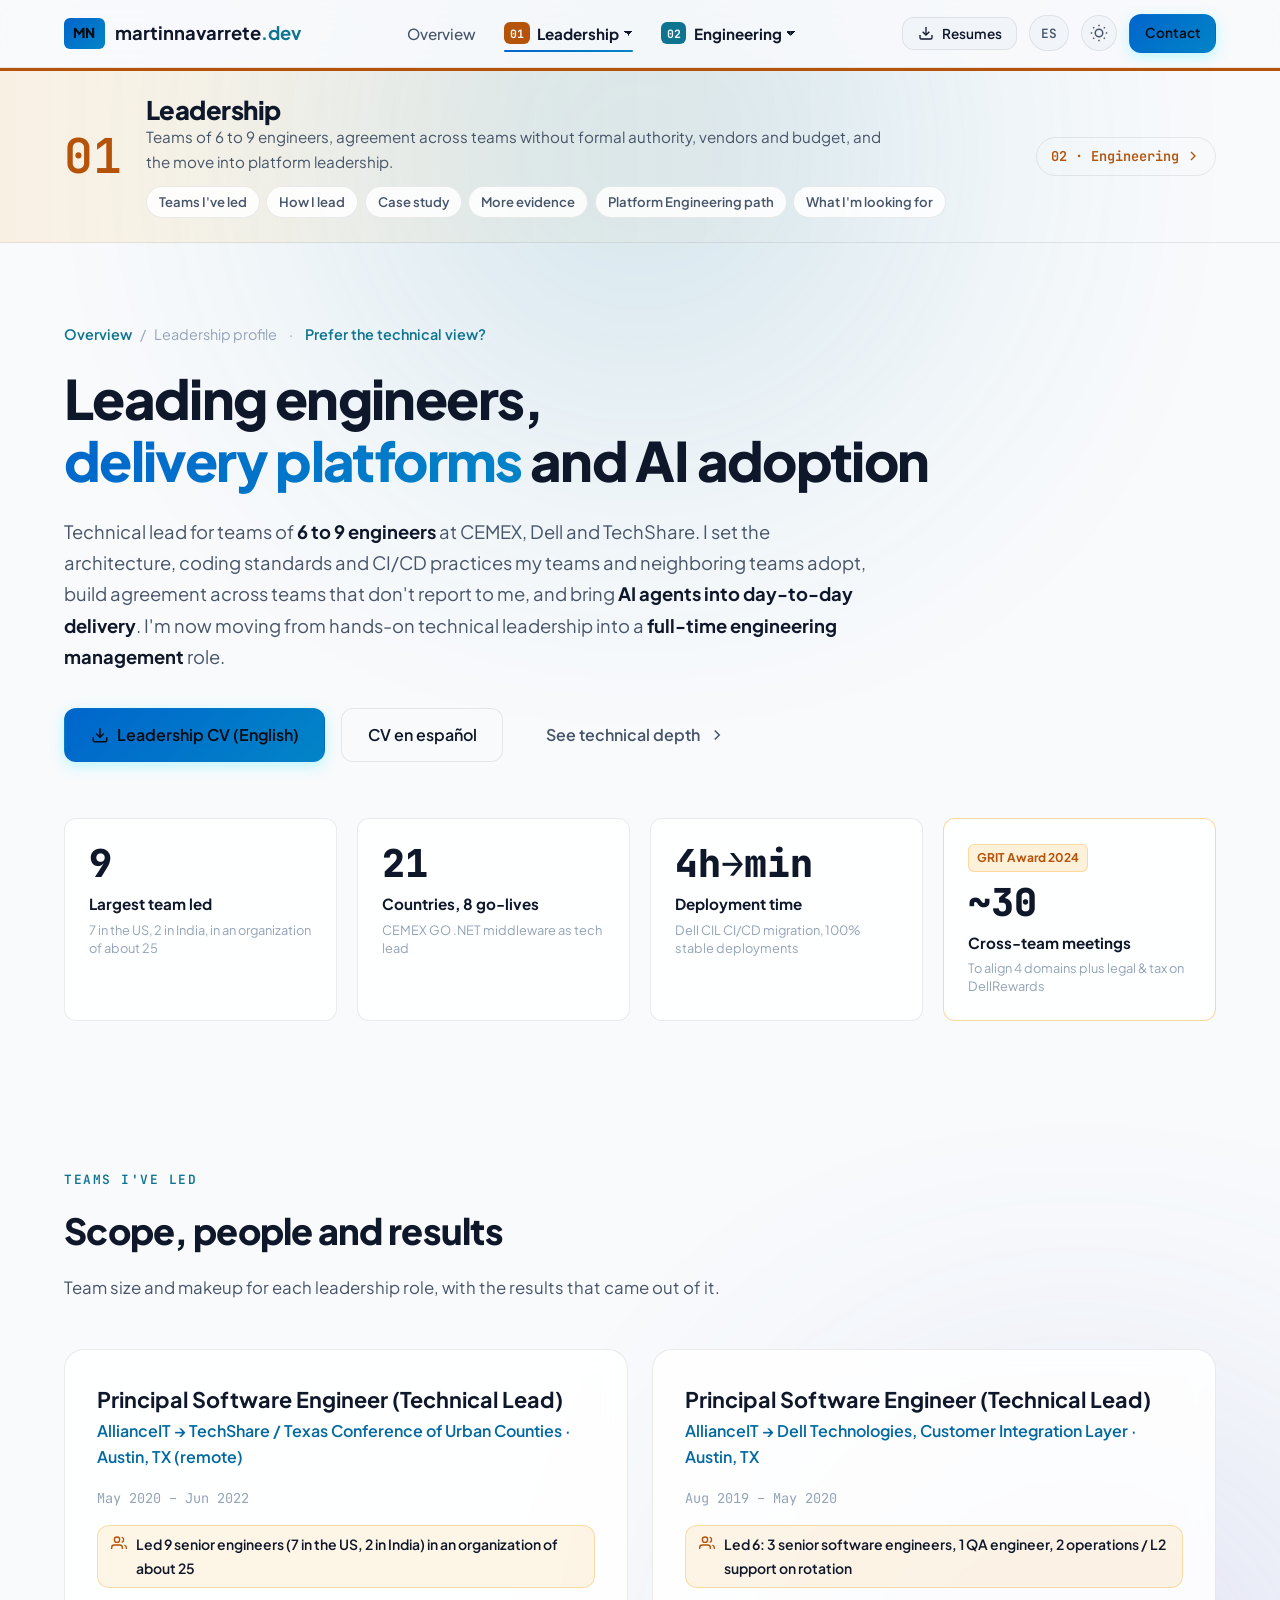
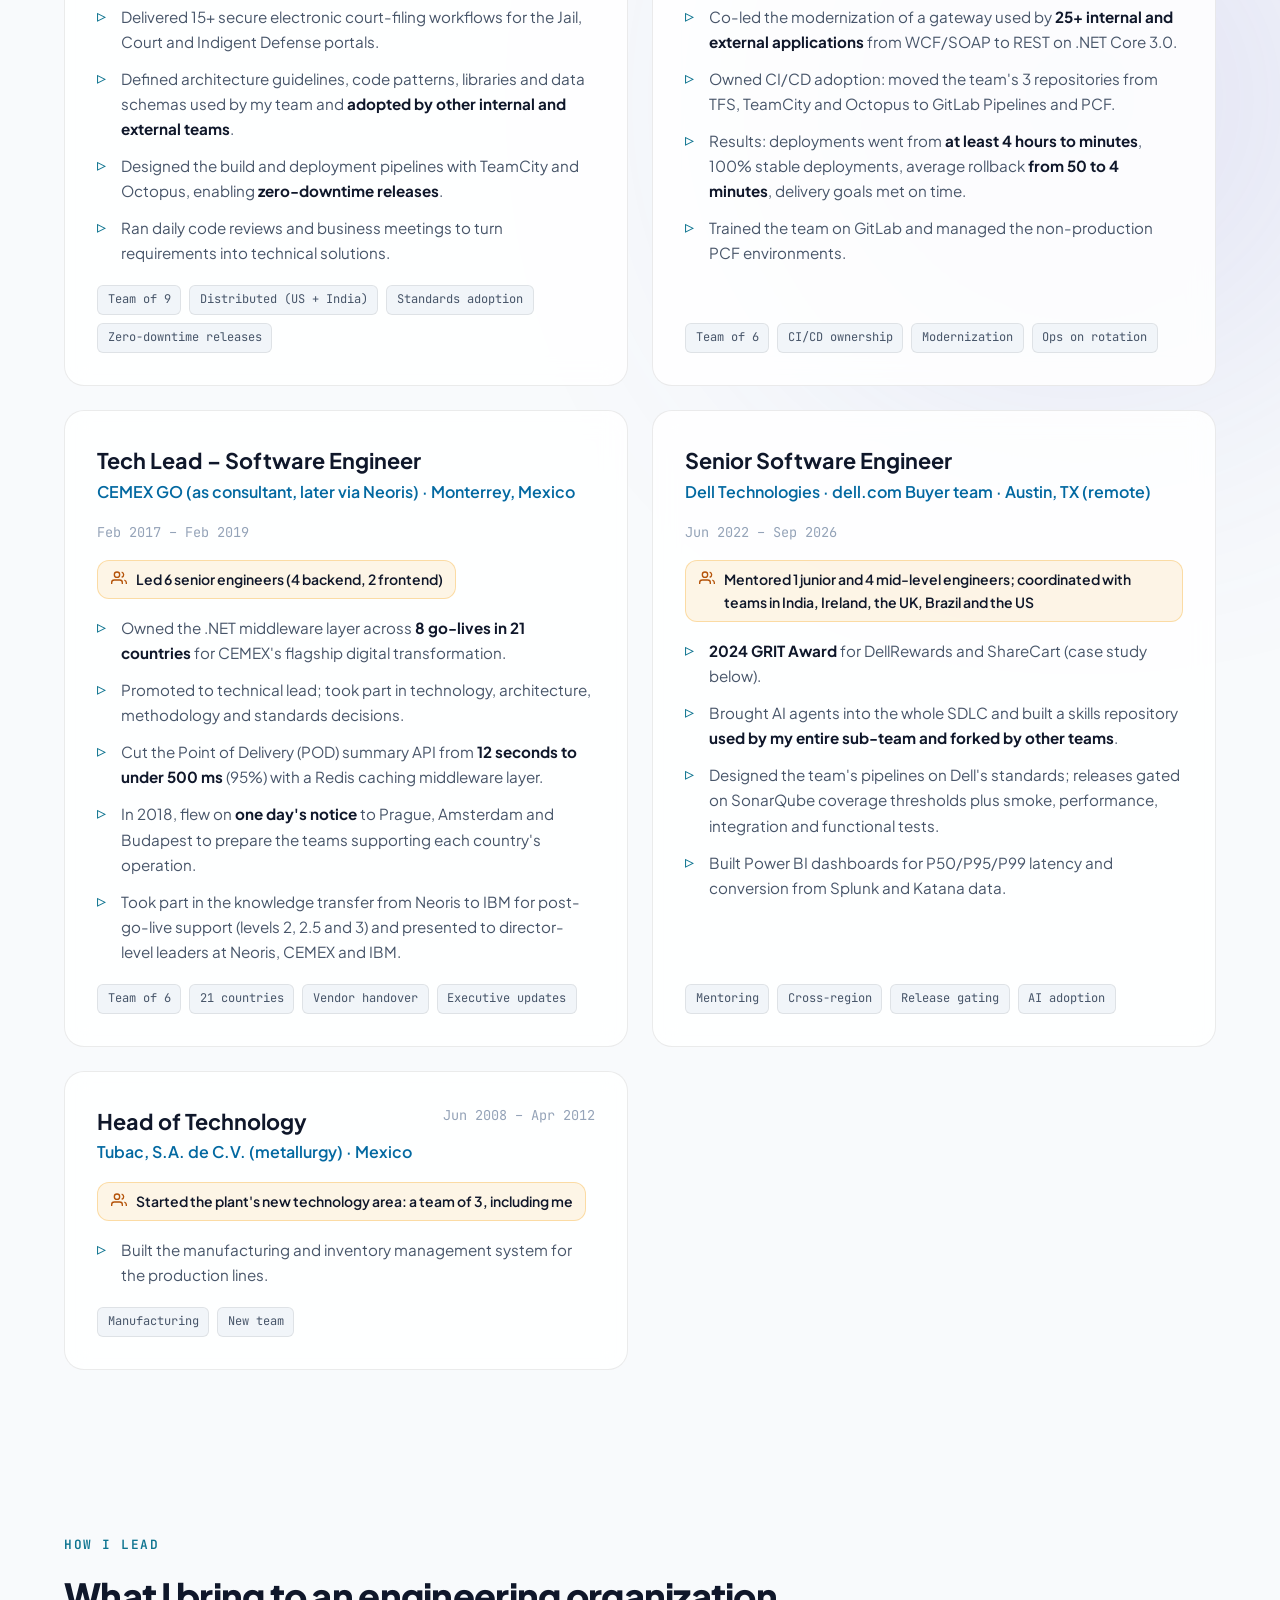
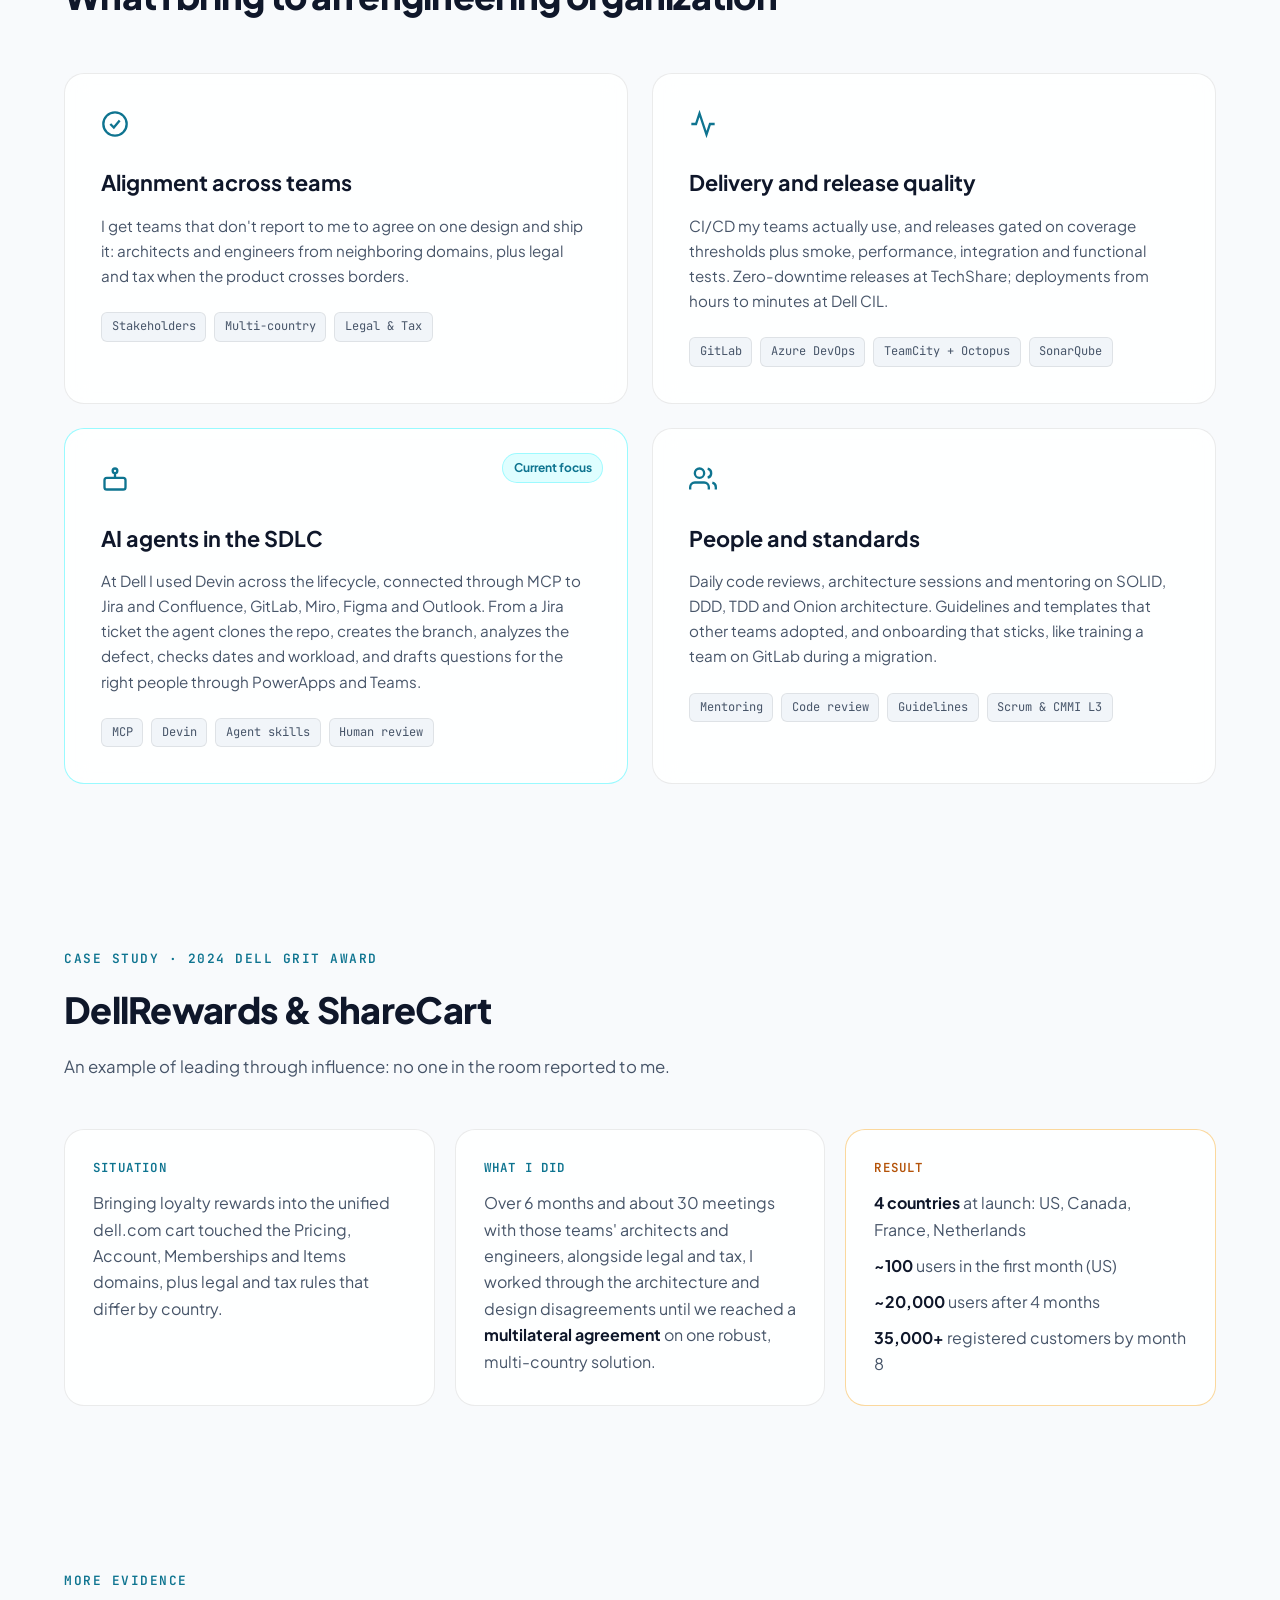
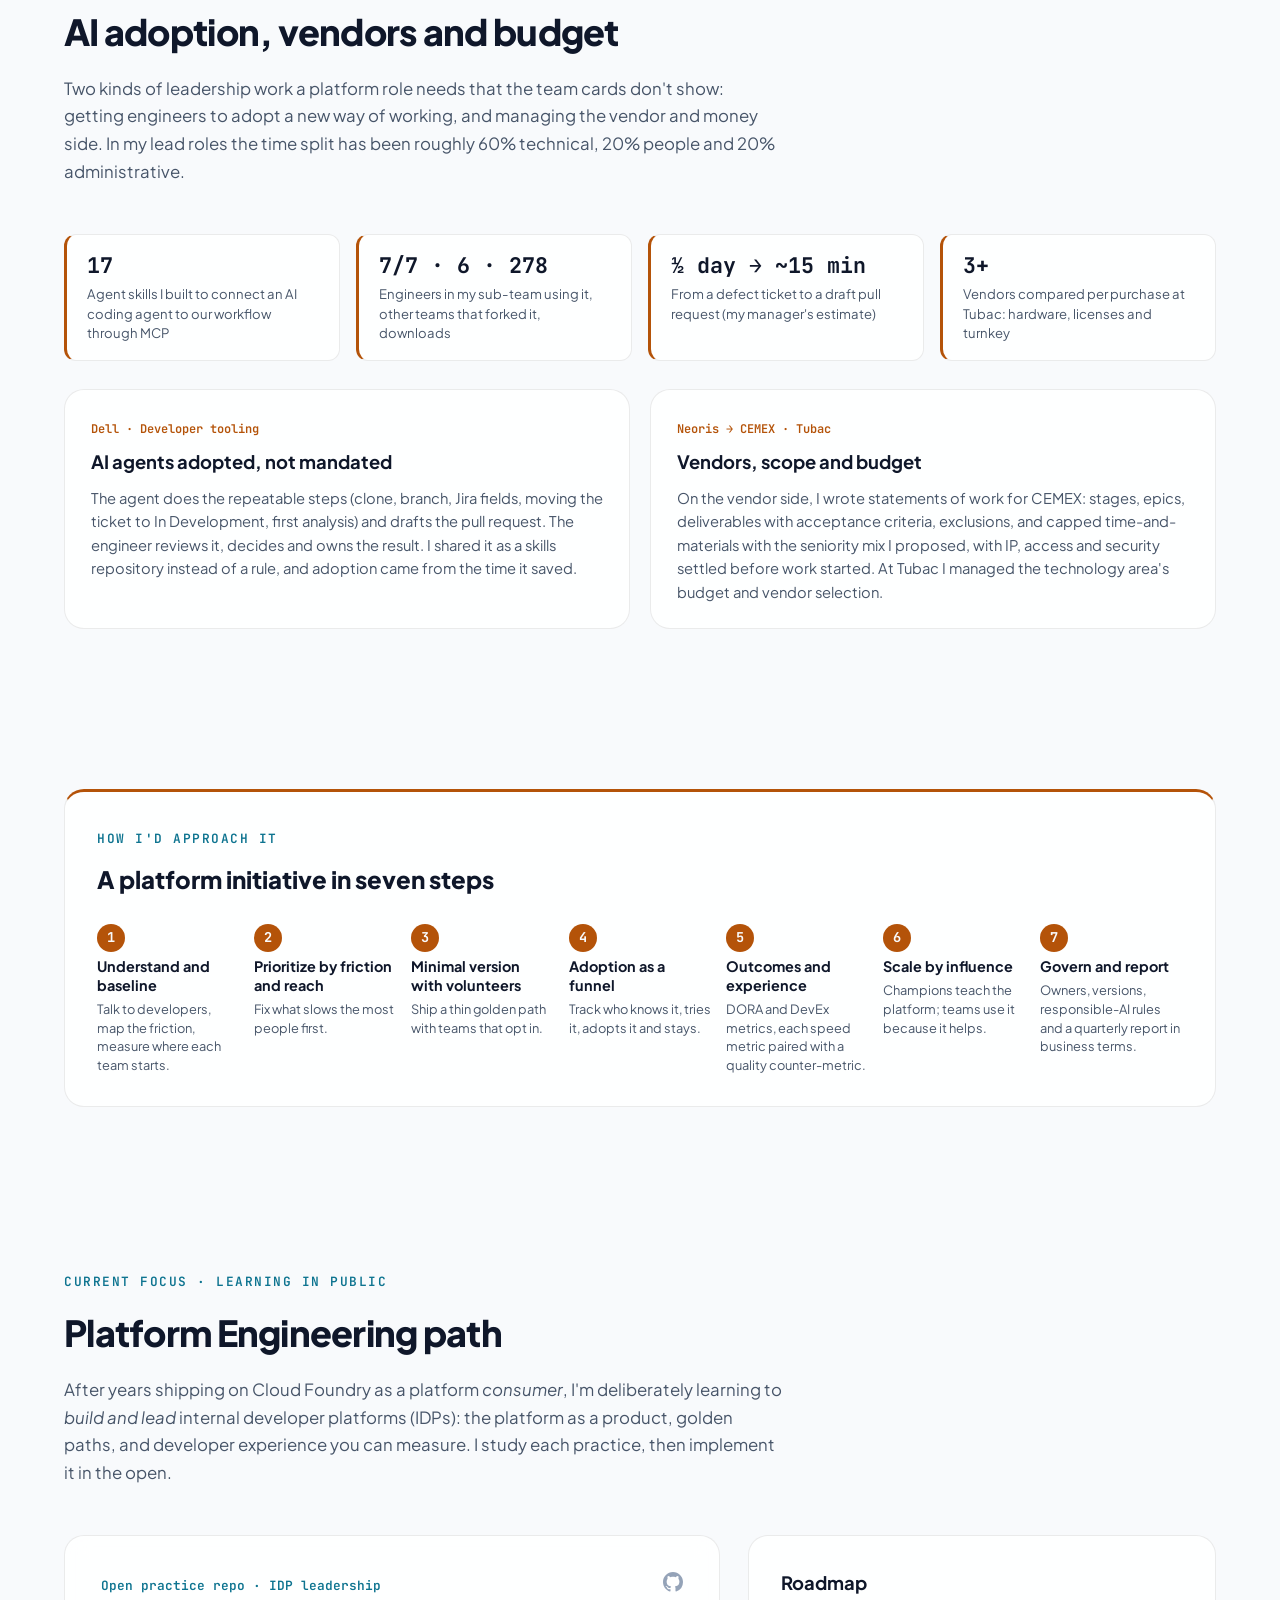
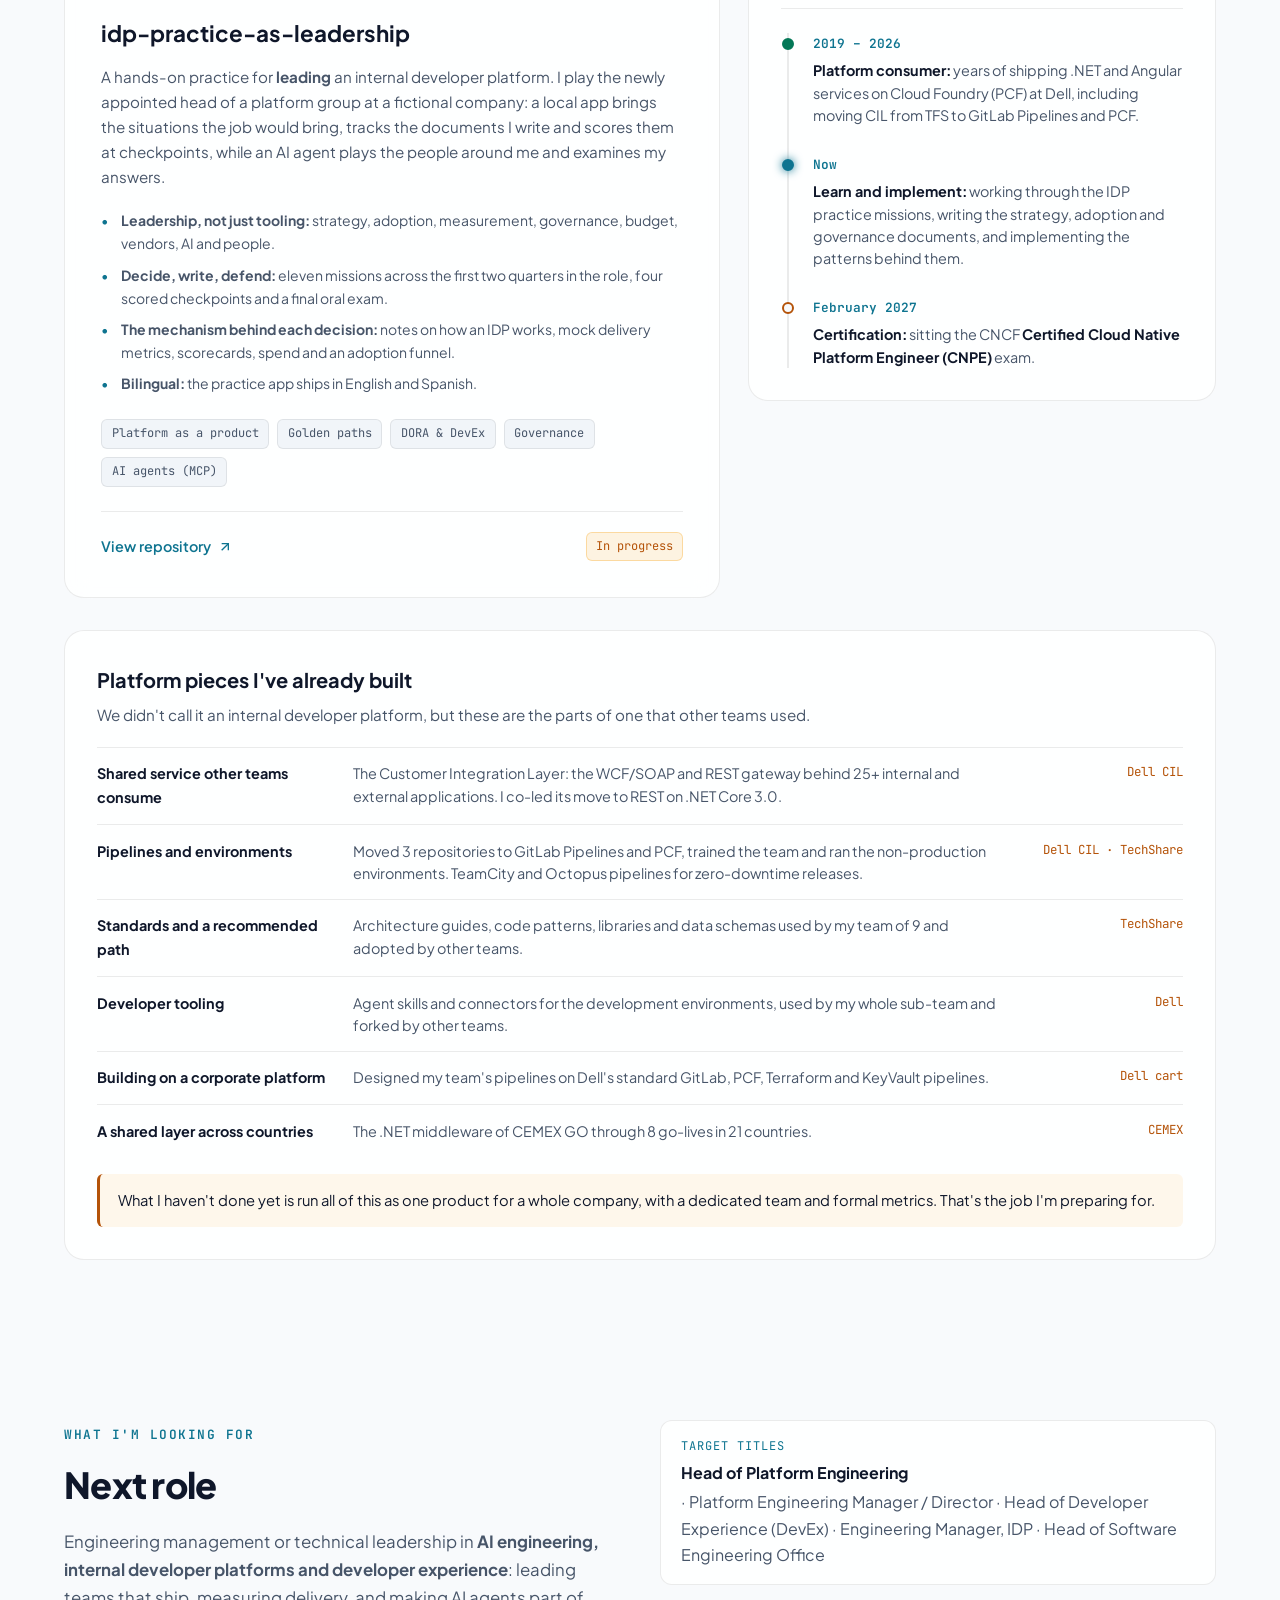
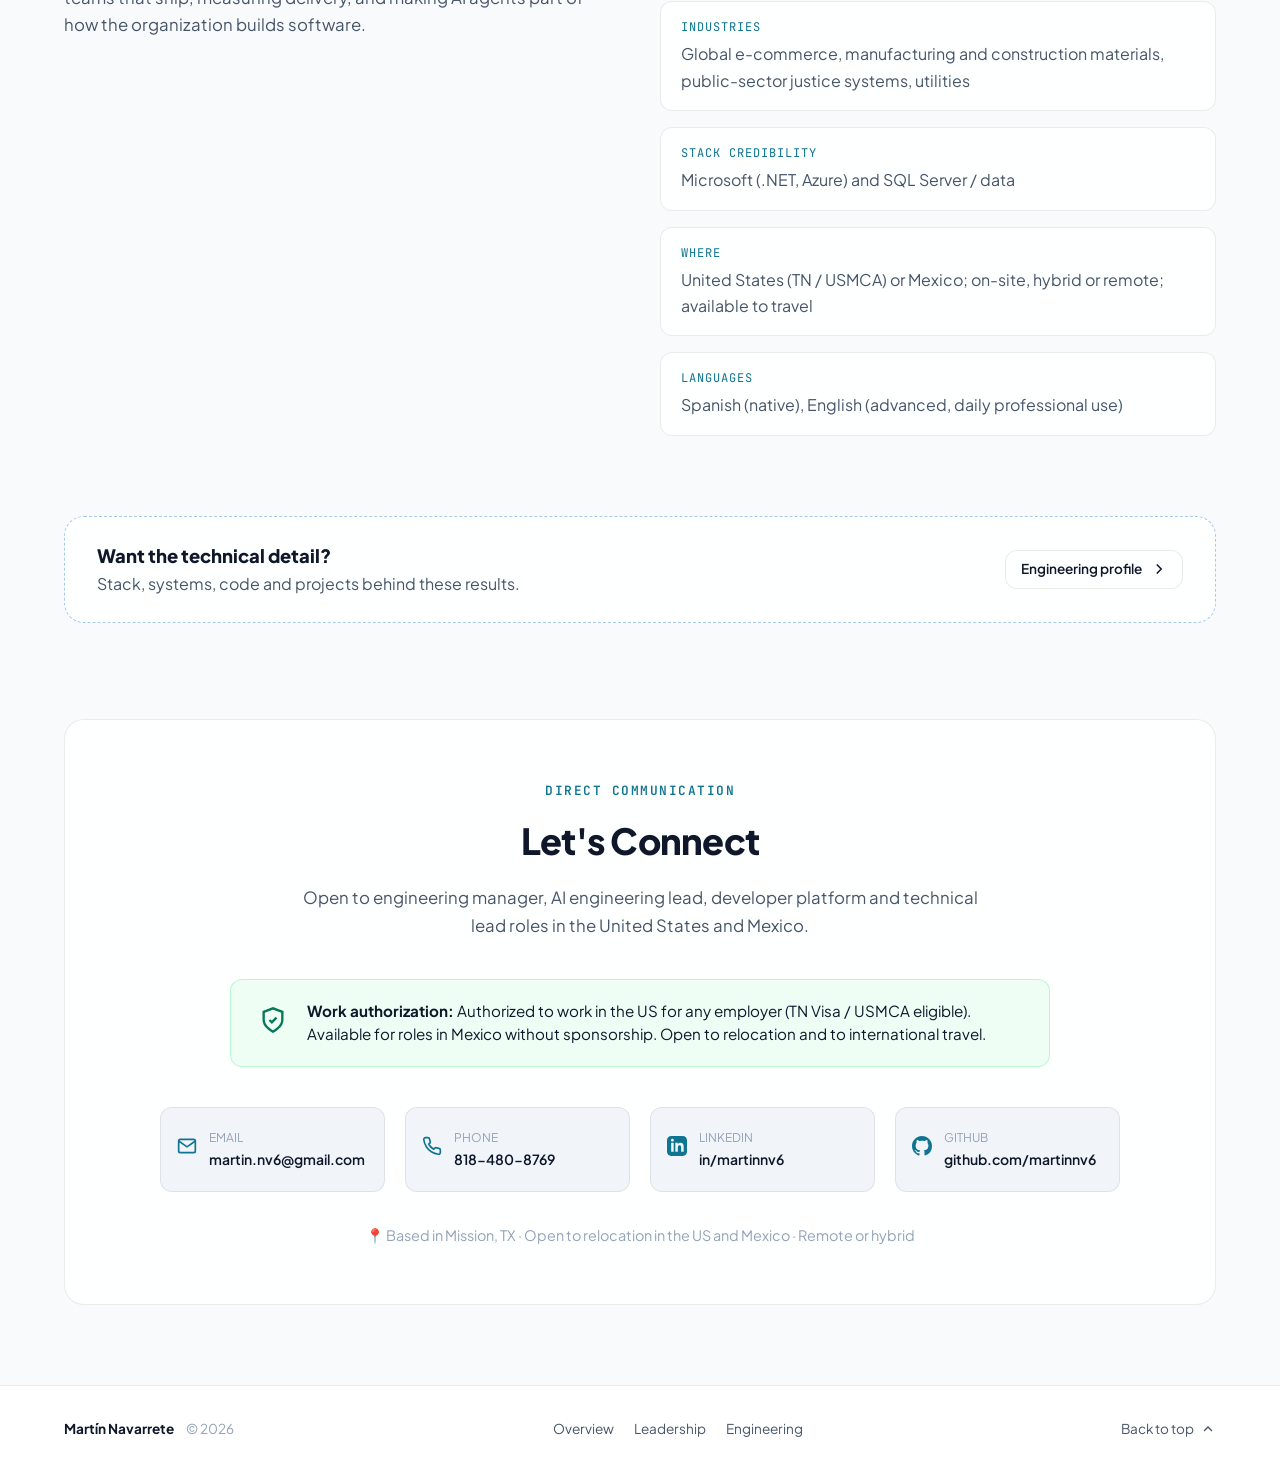
<file: leadership/index.html>
<!DOCTYPE html>
<html lang="en" data-theme="dark">
<head>
  <meta charset="UTF-8">
  <meta name="viewport" content="width=device-width, initial-scale=1.0">
  <title>Engineering Leadership | Martín Navarrete</title>
  <meta name="description" content="Engineering leadership profile of Martín Navarrete: technical lead of teams of 6 to 9 engineers, CI/CD and release quality, AI agents in the SDLC, and cross-team delivery recognized with the 2024 Dell GRIT Award.">
  <meta name="author" content="Martín Navarrete Villegas">
  <link rel="canonical" href="https://martinnavarrete.dev/leadership/">

  <!-- Open Graph / Social Meta -->
  <meta property="og:type" content="website">
  <meta property="og:site_name" content="martinnavarrete.dev">
  <meta property="og:url" content="https://martinnavarrete.dev/leadership/">
  <meta property="og:title" content="Engineering Leadership | Martín Navarrete">
  <meta property="og:description" content="Technical lead of teams of 6 to 9 engineers. CI/CD from hours to minutes, AI agents in the SDLC, and the cross-team work behind DellRewards (2024 Dell GRIT Award).">
  <meta property="og:image" content="https://martinnavarrete.dev/assets/images/og-preview.png">
  <meta property="og:image:width" content="1200">
  <meta property="og:image:height" content="630">
  <meta property="og:locale" content="en_US">
  <meta property="og:locale:alternate" content="es_MX">
  <meta name="twitter:card" content="summary_large_image">
  <meta name="twitter:title" content="Engineering Leadership | Martín Navarrete">
  <meta name="twitter:description" content="Technical lead of teams of 6 to 9 engineers. CI/CD from hours to minutes, AI agents in the SDLC, and the cross-team work behind DellRewards (2024 Dell GRIT Award).">

  <!-- Apply the saved theme before first paint -->
  <!-- Language from ?lang= or the saved choice (the Spanish text itself is swapped in by /app.js) -->
  <script>try{var t=localStorage.getItem('theme')||(matchMedia('(prefers-color-scheme: light)').matches?'light':'dark');document.documentElement.setAttribute('data-theme',t);}catch(e){}try{var q=new URLSearchParams(location.search).get('lang'),l=(q==='es'||q==='en')?q:localStorage.getItem('lang');if(l==='es')document.documentElement.setAttribute('lang','es');}catch(e){}</script>

  <link rel="preconnect" href="https://fonts.googleapis.com">
  <link rel="preconnect" href="https://fonts.gstatic.com" crossorigin>
  <link href="https://fonts.googleapis.com/css2?family=Plus+Jakarta+Sans:wght@300;400;500;600;700;800&family=JetBrains+Mono:wght@400;500;600&display=swap" rel="stylesheet">
  <link rel="icon" href="data:image/svg+xml,%3Csvg xmlns='http://www.w3.org/2000/svg' viewBox='0 0 64 64'%3E%3Cdefs%3E%3ClinearGradient id='g' x1='0' y1='0' x2='1' y2='1'%3E%3Cstop offset='0' stop-color='%2300f2fe'/%3E%3Cstop offset='1' stop-color='%234facfe'/%3E%3C/linearGradient%3E%3C/defs%3E%3Crect width='64' height='64' rx='14' fill='url(%23g)'/%3E%3Ctext x='32' y='42' font-family='Arial,sans-serif' font-size='28' font-weight='800' text-anchor='middle' fill='%23080b11'%3EMN%3C/text%3E%3C/svg%3E">
  <meta name="theme-color" content="#080b11">
  <link rel="stylesheet" href="/style.css">
</head>
<body data-page="leadership">
  <a class="skip-link" href="#main">Skip to content</a>
  <div class="ambient-layer" aria-hidden="true">
    <div class="ambient-glow glow-top"></div>
    <div class="ambient-glow glow-middle"></div>
  </div>

  <!-- Header / Nav -->
  <header class="site-header" id="header">
    <div class="nav-container">
      <a href="/" class="brand-logo" aria-label="martinnavarrete.dev home">
        <span class="logo-badge">MN</span>
        <span class="logo-text">martinnavarrete<span class="tld">.dev</span></span>
      </a>

      <nav class="nav-menu" id="nav-menu" aria-label="Main Navigation">
        <a href="/" class="nav-link">Overview</a>
        <div class="nav-track nav-track-lead">
          <a href="/leadership/" class="nav-link nav-track-link active" data-num="01" aria-current="page">Leadership</a>
          <div class="nav-sub">
            <a href="/leadership/#teams" class="nav-sublink">Teams I've led</a>
            <a href="/leadership/#how-i-lead" class="nav-sublink">How I lead</a>
            <a href="/leadership/#case-study" class="nav-sublink">Case study</a>
            <a href="/leadership/#evidence" class="nav-sublink">More evidence</a>
            <a href="/leadership/#platform" class="nav-sublink">Platform Engineering path</a>
            <a href="/leadership/#looking-for" class="nav-sublink">What I'm looking for</a>
          </div>
        </div>
        <div class="nav-track nav-track-eng">
          <a href="/engineering/" class="nav-link nav-track-link" data-num="02">Engineering</a>
          <div class="nav-sub">
            <a href="/engineering/#experience" class="nav-sublink">Career history</a>
            <a href="/engineering/#projects" class="nav-sublink">Projects</a>
            <a href="/engineering/#skills" class="nav-sublink">Skills</a>
            <a href="/engineering/#education" class="nav-sublink">Education &amp; honors</a>
          </div>
        </div>
      </nav>

      <div class="header-actions">
        <button class="btn btn-secondary btn-sm" id="resume-modal-btn" data-open-resumes aria-haspopup="dialog" aria-expanded="false">
          <svg class="icon" viewBox="0 0 24 24" width="16" height="16" fill="none" stroke="currentColor" stroke-width="2" aria-hidden="true"><path d="M21 15v4a2 2 0 0 1-2 2H5a2 2 0 0 1-2-2v-4"/><polyline points="7 10 12 15 17 10"/><line x1="12" y1="15" x2="12" y2="3"/></svg>
          <span>Resumes</span>
        </button>
        <button class="lang-toggle" id="lang-toggle" type="button" lang="es" aria-label="Ver en español" title="Ver en español">ES</button>
        <button class="theme-toggle" id="theme-toggle" aria-label="Toggle light and dark theme" title="Toggle theme">
          <svg class="sun-icon" viewBox="0 0 24 24" width="18" height="18" fill="none" stroke="currentColor" stroke-width="2" aria-hidden="true"><circle cx="12" cy="12" r="5"/><line x1="12" y1="1" x2="12" y2="3"/><line x1="12" y1="21" x2="12" y2="23"/><line x1="4.22" y1="4.22" x2="5.64" y2="5.64"/><line x1="18.36" y1="18.36" x2="19.78" y2="19.78"/><line x1="1" y1="12" x2="3" y2="12"/><line x1="21" y1="12" x2="23" y2="12"/><line x1="4.22" y1="19.78" x2="5.64" y2="18.36"/><line x1="18.36" y1="5.64" x2="19.78" y2="4.22"/></svg>
          <svg class="moon-icon" viewBox="0 0 24 24" width="18" height="18" fill="none" stroke="currentColor" stroke-width="2" aria-hidden="true"><path d="M21 12.79A9 9 0 1 1 11.21 3 7 7 0 0 0 21 12.79z"/></svg>
        </button>
        <a href="#contact" class="btn btn-primary btn-sm contact-cta">Contact</a>
        <button class="mobile-toggle" id="mobile-toggle" aria-label="Open navigation menu" aria-controls="nav-menu" aria-expanded="false">
          <span class="hamburger-bar"></span>
          <span class="hamburger-bar"></span>
          <span class="hamburger-bar"></span>
        </button>
      </div>
    </div>
  </header>

  <main id="main">
    <!-- Track separator: 01 Leadership -->
    <div class="track-banner track-lead">
      <div class="container track-banner-inner">
        <span class="track-num" aria-hidden="true">01</span>
        <div class="track-text">
          <div class="track-label">Leadership</div>
          <p class="track-desc">Teams of 6 to 9 engineers, agreement across teams without formal authority, vendors and budget, and the move into platform leadership.</p>
          <nav class="track-subnav" aria-label="Leadership sections">
            <a href="#teams" class="track-sublink">Teams I've led</a>
            <a href="#how-i-lead" class="track-sublink">How I lead</a>
            <a href="#case-study" class="track-sublink">Case study</a>
            <a href="#evidence" class="track-sublink">More evidence</a>
            <a href="#platform" class="track-sublink">Platform Engineering path</a>
            <a href="#looking-for" class="track-sublink">What I'm looking for</a>
          </nav>
        </div>
        <a href="/engineering/" class="track-switch"><span>02 · Engineering</span><svg class="icon" viewBox="0 0 24 24" width="16" height="16" fill="none" stroke="currentColor" stroke-width="2" aria-hidden="true"><polyline points="9 18 15 12 9 6"/></svg></a>
      </div>
    </div>
    <!-- Hero -->
    <section class="hero-section" id="hero">
      <div class="container hero-container">
        <div class="page-crumb"><a href="/">Overview</a><span aria-hidden="true">/</span><span>Leadership profile</span><span class="crumb-sep" aria-hidden="true">&middot;</span><a href="/engineering/">Prefer the technical view?</a></div>

        <h1 class="hero-title">
          Leading engineers, <br>
          <span class="gradient-text">delivery platforms</span> and AI adoption
        </h1>

        <p class="hero-subtitle">
          Technical lead for teams of <strong>6 to 9 engineers</strong> at CEMEX, Dell and TechShare. I set the architecture, coding standards and CI/CD practices my teams and neighboring teams adopt, build agreement across teams that don't report to me, and bring <strong>AI agents into day-to-day delivery</strong>. I'm now moving from hands-on technical leadership into a <strong>full-time engineering management</strong> role.
        </p>

        <div class="hero-cta-group">
          <a href="/assets/resumes/Martin_Navarrete_AI_Engineering_Leadership.pdf" download class="btn btn-primary btn-lg"><svg class="icon" viewBox="0 0 24 24" width="18" height="18" fill="none" stroke="currentColor" stroke-width="2" aria-hidden="true"><path d="M21 15v4a2 2 0 0 1-2 2H5a2 2 0 0 1-2-2v-4"/><polyline points="7 10 12 15 17 10"/><line x1="12" y1="15" x2="12" y2="3"/></svg><span>Leadership CV (English)</span></a>
          <a href="/assets/resumes/Martin_Navarrete_AI_Engineering_Leadership_ES.pdf" download hreflang="es" class="btn btn-outline btn-lg"><span>CV en español</span></a>
          <a href="/engineering/" class="btn btn-ghost btn-lg"><span>See technical depth</span><svg class="icon" viewBox="0 0 24 24" width="18" height="18" fill="none" stroke="currentColor" stroke-width="2" aria-hidden="true"><polyline points="9 18 15 12 9 6"/></svg></a>
        </div>

        <div class="metrics-grid">
          <div class="metric-card">
            <div class="metric-value">9</div>
            <div class="metric-label">Largest team led</div>
            <div class="metric-sub">7 in the US, 2 in India, in an organization of about 25</div>
          </div>
          <div class="metric-card">
            <div class="metric-value">21</div>
            <div class="metric-label">Countries, 8 go-lives</div>
            <div class="metric-sub">CEMEX GO .NET middleware as tech lead</div>
          </div>
          <div class="metric-card">
            <div class="metric-value">4h&rarr;min</div>
            <div class="metric-label">Deployment time</div>
            <div class="metric-sub">Dell CIL CI/CD migration, 100% stable deployments</div>
          </div>
          <div class="metric-card highlighted">
            <div class="metric-badge">GRIT Award 2024</div>
            <div class="metric-value">~30</div>
            <div class="metric-label">Cross-team meetings</div>
            <div class="metric-sub">To align 4 domains plus legal &amp; tax on DellRewards</div>
          </div>
        </div>
      </div>
    </section>

    <!-- Teams -->
    <section class="section" id="teams">
      <div class="container">
        <div class="section-header">
          <div class="section-tag">Teams I've led</div>
          <h2 class="section-title">Scope, people and results</h2>
          <p class="section-description">Team size and makeup for each leadership role, with the results that came out of it.</p>
        </div>
        <div class="lead-grid">
          <article class="lead-card">
            <div class="lead-card-header">
              <div>
                <h3 class="role-title">Principal Software Engineer (Technical Lead)</h3>
                <div class="company-name">AllianceIT &rarr; TechShare / Texas Conference of Urban Counties &middot; Austin, TX (remote)</div>
              </div>
              <span class="role-date">May 2020 &ndash; Jun 2022</span>
            </div>
            <div class="team-chip"><svg viewBox="0 0 24 24" width="16" height="16" fill="none" stroke="currentColor" stroke-width="2" aria-hidden="true"><path d="M17 21v-2a4 4 0 0 0-4-4H5a4 4 0 0 0-4 4v2"/><circle cx="9" cy="7" r="4"/><path d="M23 21v-2a4 4 0 0 0-3-3.87"/><path d="M16 3.13a4 4 0 0 1 0 7.75"/></svg><span>Led 9 senior engineers (7 in the US, 2 in India) in an organization of about 25</span></div>
            <ul class="bullet-list">
                  <li>Delivered 15+ secure electronic court-filing workflows for the Jail, Court and Indigent Defense portals.</li>
                  <li>Defined architecture guidelines, code patterns, libraries and data schemas used by my team and <strong>adopted by other internal and external teams</strong>.</li>
                  <li>Designed the build and deployment pipelines with TeamCity and Octopus, enabling <strong>zero-downtime releases</strong>.</li>
                  <li>Ran daily code reviews and business meetings to turn requirements into technical solutions.</li>
                </ul>
            <div class="tech-pill-list"><span class="tech-pill">Team of 9</span><span class="tech-pill">Distributed (US + India)</span><span class="tech-pill">Standards adoption</span><span class="tech-pill">Zero-downtime releases</span></div>
          </article>
          <article class="lead-card">
            <div class="lead-card-header">
              <div>
                <h3 class="role-title">Principal Software Engineer (Technical Lead)</h3>
                <div class="company-name">AllianceIT &rarr; Dell Technologies, Customer Integration Layer &middot; Austin, TX</div>
              </div>
              <span class="role-date">Aug 2019 &ndash; May 2020</span>
            </div>
            <div class="team-chip"><svg viewBox="0 0 24 24" width="16" height="16" fill="none" stroke="currentColor" stroke-width="2" aria-hidden="true"><path d="M17 21v-2a4 4 0 0 0-4-4H5a4 4 0 0 0-4 4v2"/><circle cx="9" cy="7" r="4"/><path d="M23 21v-2a4 4 0 0 0-3-3.87"/><path d="M16 3.13a4 4 0 0 1 0 7.75"/></svg><span>Led 6: 3 senior software engineers, 1 QA engineer, 2 operations / L2 support on rotation</span></div>
            <ul class="bullet-list">
                  <li>Co-led the modernization of a gateway used by <strong>25+ internal and external applications</strong> from WCF/SOAP to REST on .NET Core 3.0.</li>
                  <li>Owned CI/CD adoption: moved the team's 3 repositories from TFS, TeamCity and Octopus to GitLab Pipelines and PCF.</li>
                  <li>Results: deployments went from <strong>at least 4 hours to minutes</strong>, 100% stable deployments, average rollback <strong>from 50 to 4 minutes</strong>, delivery goals met on time.</li>
                  <li>Trained the team on GitLab and managed the non-production PCF environments.</li>
                </ul>
            <div class="tech-pill-list"><span class="tech-pill">Team of 6</span><span class="tech-pill">CI/CD ownership</span><span class="tech-pill">Modernization</span><span class="tech-pill">Ops on rotation</span></div>
          </article>
          <article class="lead-card">
            <div class="lead-card-header">
              <div>
                <h3 class="role-title">Tech Lead &ndash; Software Engineer</h3>
                <div class="company-name">CEMEX GO (as consultant, later via Neoris) &middot; Monterrey, Mexico</div>
              </div>
              <span class="role-date">Feb 2017 &ndash; Feb 2019</span>
            </div>
            <div class="team-chip"><svg viewBox="0 0 24 24" width="16" height="16" fill="none" stroke="currentColor" stroke-width="2" aria-hidden="true"><path d="M17 21v-2a4 4 0 0 0-4-4H5a4 4 0 0 0-4 4v2"/><circle cx="9" cy="7" r="4"/><path d="M23 21v-2a4 4 0 0 0-3-3.87"/><path d="M16 3.13a4 4 0 0 1 0 7.75"/></svg><span>Led 6 senior engineers (4 backend, 2 frontend)</span></div>
            <ul class="bullet-list">
                  <li>Owned the .NET middleware layer across <strong>8 go-lives in 21 countries</strong> for CEMEX's flagship digital transformation.</li>
                  <li>Promoted to technical lead; took part in technology, architecture, methodology and standards decisions.</li>
                  <li>Cut the Point of Delivery (POD) summary API from <strong>12 seconds to under 500 ms</strong> (95%) with a Redis caching middleware layer.</li>
                  <li>In 2018, flew on <strong>one day's notice</strong> to Prague, Amsterdam and Budapest to prepare the teams supporting each country's operation.</li>
                  <li>Took part in the knowledge transfer from Neoris to IBM for post-go-live support (levels 2, 2.5 and 3) and presented to director-level leaders at Neoris, CEMEX and IBM.</li>
                </ul>
            <div class="tech-pill-list"><span class="tech-pill">Team of 6</span><span class="tech-pill">21 countries</span><span class="tech-pill">Vendor handover</span><span class="tech-pill">Executive updates</span></div>
          </article>
          <article class="lead-card">
            <div class="lead-card-header">
              <div>
                <h3 class="role-title">Senior Software Engineer</h3>
                <div class="company-name">Dell Technologies &middot; dell.com Buyer team &middot; Austin, TX (remote)</div>
              </div>
              <span class="role-date">Jun 2022 &ndash; Sep 2026</span>
            </div>
            <div class="team-chip"><svg viewBox="0 0 24 24" width="16" height="16" fill="none" stroke="currentColor" stroke-width="2" aria-hidden="true"><path d="M17 21v-2a4 4 0 0 0-4-4H5a4 4 0 0 0-4 4v2"/><circle cx="9" cy="7" r="4"/><path d="M23 21v-2a4 4 0 0 0-3-3.87"/><path d="M16 3.13a4 4 0 0 1 0 7.75"/></svg><span>Mentored 1 junior and 4 mid-level engineers; coordinated with teams in India, Ireland, the UK, Brazil and the US</span></div>
            <ul class="bullet-list">
                  <li><strong>2024 GRIT Award</strong> for DellRewards and ShareCart (case study below).</li>
                  <li>Brought AI agents into the whole SDLC and built a skills repository <strong>used by my entire sub-team and forked by other teams</strong>.</li>
                  <li>Designed the team's pipelines on Dell's standards; releases gated on SonarQube coverage thresholds plus smoke, performance, integration and functional tests.</li>
                  <li>Built Power BI dashboards for P50/P95/P99 latency and conversion from Splunk and Katana data.</li>
                </ul>
            <div class="tech-pill-list"><span class="tech-pill">Mentoring</span><span class="tech-pill">Cross-region</span><span class="tech-pill">Release gating</span><span class="tech-pill">AI adoption</span></div>
          </article>
          <article class="lead-card">
            <div class="lead-card-header">
              <div>
                <h3 class="role-title">Head of Technology</h3>
                <div class="company-name">Tubac, S.A. de C.V. (metallurgy) &middot; Mexico</div>
              </div>
              <span class="role-date">Jun 2008 &ndash; Apr 2012</span>
            </div>
            <div class="team-chip"><svg viewBox="0 0 24 24" width="16" height="16" fill="none" stroke="currentColor" stroke-width="2" aria-hidden="true"><path d="M17 21v-2a4 4 0 0 0-4-4H5a4 4 0 0 0-4 4v2"/><circle cx="9" cy="7" r="4"/><path d="M23 21v-2a4 4 0 0 0-3-3.87"/><path d="M16 3.13a4 4 0 0 1 0 7.75"/></svg><span>Started the plant's new technology area: a team of 3, including me</span></div>
            <ul class="bullet-list">
                  <li>Built the manufacturing and inventory management system for the production lines.</li>
                </ul>
            <div class="tech-pill-list"><span class="tech-pill">Manufacturing</span><span class="tech-pill">New team</span></div>
          </article>
        </div>
      </div>
    </section>

    <!-- How I lead -->
    <section class="section about-section" id="how-i-lead">
      <div class="container">
        <div class="section-header">
          <div class="section-tag">How I lead</div>
          <h2 class="section-title">What I bring to an engineering organization</h2>
        </div>
        <div class="pillars-grid">
          <div class="pillar-card">
            
            <div class="pillar-icon"><svg viewBox="0 0 24 24" width="28" height="28" fill="none" stroke="currentColor" stroke-width="2" aria-hidden="true"><circle cx="12" cy="12" r="10"/><path d="M8 12l3 3 5-6"/></svg></div>
            <h3 class="pillar-title">Alignment across teams</h3>
            <p class="pillar-text">I get teams that don't report to me to agree on one design and ship it: architects and engineers from neighboring domains, plus legal and tax when the product crosses borders.</p>
            <div class="pillar-tags"><span>Stakeholders</span><span>Multi-country</span><span>Legal &amp; Tax</span></div>
          </div>
          <div class="pillar-card">
            
            <div class="pillar-icon"><svg viewBox="0 0 24 24" width="28" height="28" fill="none" stroke="currentColor" stroke-width="2" aria-hidden="true"><polyline points="22 12 18 12 15 21 9 3 6 12 2 12"/></svg></div>
            <h3 class="pillar-title">Delivery and release quality</h3>
            <p class="pillar-text">CI/CD my teams actually use, and releases gated on coverage thresholds plus smoke, performance, integration and functional tests. Zero-downtime releases at TechShare; deployments from hours to minutes at Dell CIL.</p>
            <div class="pillar-tags"><span>GitLab</span><span>Azure DevOps</span><span>TeamCity + Octopus</span><span>SonarQube</span></div>
          </div>
          <div class="pillar-card highlighted-pillar">
            <div class="pillar-badge">Current focus</div>
            <div class="pillar-icon"><svg viewBox="0 0 24 24" width="28" height="28" fill="none" stroke="currentColor" stroke-width="2" aria-hidden="true"><rect x="3" y="11" width="18" height="10" rx="2"/><circle cx="12" cy="5" r="2"/><path d="M12 7v4"/><line x1="8" y1="16" x2="8" y2="16"/><line x1="16" y1="16" x2="16" y2="16"/></svg></div>
            <h3 class="pillar-title">AI agents in the SDLC</h3>
            <p class="pillar-text">At Dell I used Devin across the lifecycle, connected through MCP to Jira and Confluence, GitLab, Miro, Figma and Outlook. From a Jira ticket the agent clones the repo, creates the branch, analyzes the defect, checks dates and workload, and drafts questions for the right people through PowerApps and Teams.</p>
            <div class="pillar-tags"><span>MCP</span><span>Devin</span><span>Agent skills</span><span>Human review</span></div>
          </div>
          <div class="pillar-card">
            
            <div class="pillar-icon"><svg viewBox="0 0 24 24" width="28" height="28" fill="none" stroke="currentColor" stroke-width="2" aria-hidden="true"><path d="M17 21v-2a4 4 0 0 0-4-4H5a4 4 0 0 0-4 4v2"/><circle cx="9" cy="7" r="4"/><path d="M23 21v-2a4 4 0 0 0-3-3.87"/><path d="M16 3.13a4 4 0 0 1 0 7.75"/></svg></div>
            <h3 class="pillar-title">People and standards</h3>
            <p class="pillar-text">Daily code reviews, architecture sessions and mentoring on SOLID, DDD, TDD and Onion architecture. Guidelines and templates that other teams adopted, and onboarding that sticks, like training a team on GitLab during a migration.</p>
            <div class="pillar-tags"><span>Mentoring</span><span>Code review</span><span>Guidelines</span><span>Scrum &amp; CMMI L3</span></div>
          </div>
        </div>
      </div>
    </section>

    <!-- Case study -->
    <section class="section" id="case-study">
      <div class="container">
        <div class="section-header">
          <div class="section-tag">Case study &middot; 2024 Dell GRIT Award</div>
          <h2 class="section-title">DellRewards &amp; ShareCart</h2>
          <p class="section-description">An example of leading through influence: no one in the room reported to me.</p>
        </div>
        <div class="case-study">
          <div class="case-col">
            <div class="case-label">Situation</div>
            <p>Bringing loyalty rewards into the unified dell.com cart touched the Pricing, Account, Memberships and Items domains, plus legal and tax rules that differ by country.</p>
          </div>
          <div class="case-col">
            <div class="case-label">What I did</div>
            <p>Over 6 months and about 30 meetings with those teams' architects and engineers, alongside legal and tax, I worked through the architecture and design disagreements until we reached a <strong>multilateral agreement</strong> on one robust, multi-country solution.</p>
          </div>
          <div class="case-col case-result">
            <div class="case-label">Result</div>
            <ul class="case-stats">
              <li><strong>4 countries</strong> at launch: US, Canada, France, Netherlands</li>
              <li><strong>~100</strong> users in the first month (US)</li>
              <li><strong>~20,000</strong> users after 4 months</li>
              <li><strong>35,000+</strong> registered customers by month 8</li>
            </ul>
          </div>
        </div>
      </div>
    </section>

    <!-- More evidence: AI adoption, vendors and budget -->
    <section class="section" id="evidence">
      <div class="container">
        <div class="section-header">
          <div class="section-tag">More evidence</div>
          <h2 class="section-title">AI adoption, vendors and budget</h2>
          <p class="section-description">Two kinds of leadership work a platform role needs that the team cards don't show: getting engineers to adopt a new way of working, and managing the vendor and money side. In my lead roles the time split has been roughly 60% technical, 20% people and 20% administrative.</p>
        </div>

        <div class="lead-metrics">
          <div class="lead-metric"><div class="lead-metric-value">17</div><div class="lead-metric-label">Agent skills I built to connect an AI coding agent to our workflow through MCP</div></div>
          <div class="lead-metric"><div class="lead-metric-value">7/7 &middot; 6 &middot; 278</div><div class="lead-metric-label">Engineers in my sub-team using it, other teams that forked it, downloads</div></div>
          <div class="lead-metric"><div class="lead-metric-value">&frac12; day &rarr; ~15 min</div><div class="lead-metric-label">From a defect ticket to a draft pull request (my manager's estimate)</div></div>
          <div class="lead-metric"><div class="lead-metric-value">3+</div><div class="lead-metric-label">Vendors compared per purchase at Tubac: hardware, licenses and turnkey</div></div>
        </div>

        <div class="lead-stories">
          <article class="lead-story">
            <span class="lead-story-ctx">Dell &middot; Developer tooling</span>
            <h3 class="lead-story-title">AI agents adopted, not mandated</h3>
            <p>The agent does the repeatable steps (clone, branch, Jira fields, moving the ticket to In Development, first analysis) and drafts the pull request. The engineer reviews it, decides and owns the result. I shared it as a skills repository instead of a rule, and adoption came from the time it saved.</p>
          </article>
          <article class="lead-story">
            <span class="lead-story-ctx">Neoris &rarr; CEMEX &middot; Tubac</span>
            <h3 class="lead-story-title">Vendors, scope and budget</h3>
            <p>On the vendor side, I wrote statements of work for CEMEX: stages, epics, deliverables with acceptance criteria, exclusions, and capped time-and-materials with the seniority mix I proposed, with IP, access and security settled before work started. At Tubac I managed the technology area's budget and vendor selection.</p>
          </article>
        </div>
      </div>
    </section>

    <!-- Approach -->
    <section class="section" id="approach">
      <div class="container">
        <div class="method-block">
          <div class="section-tag">How I'd approach it</div>
          <h2 class="method-title">A platform initiative in seven steps</h2>
          <ol class="method-steps">
            <li><strong>Understand and baseline</strong><span>Talk to developers, map the friction, measure where each team starts.</span></li>
            <li><strong>Prioritize by friction and reach</strong><span>Fix what slows the most people first.</span></li>
            <li><strong>Minimal version with volunteers</strong><span>Ship a thin golden path with teams that opt in.</span></li>
            <li><strong>Adoption as a funnel</strong><span>Track who knows it, tries it, adopts it and stays.</span></li>
            <li><strong>Outcomes and experience</strong><span>DORA and DevEx metrics, each speed metric paired with a quality counter-metric.</span></li>
            <li><strong>Scale by influence</strong><span>Champions teach the platform; teams use it because it helps.</span></li>
            <li><strong>Govern and report</strong><span>Owners, versions, responsible-AI rules and a quarterly report in business terms.</span></li>
          </ol>
        </div>
      </div>
    </section>

    <!-- Platform Engineering Path -->
    <section class="section platform-section" id="platform">
      <div class="container">
        <div class="section-header">
          <div class="section-tag">Current focus &middot; Learning in public</div>
          <h2 class="section-title">Platform Engineering path</h2>
          <p class="section-description">After years shipping on Cloud Foundry as a platform <em>consumer</em>, I'm deliberately learning to <em>build and lead</em> internal developer platforms (IDPs): the platform as a product, golden paths, and developer experience you can measure. I study each practice, then implement it in the open.</p>
        </div>

        <div class="platform-grid">
          <div class="project-card platform-repo-card">
            <div class="project-header">
              <div class="project-type">Open practice repo &middot; IDP leadership</div>
              <a href="https://github.com/martinnv6/idp-practice-as-leadership" target="_blank" rel="noopener noreferrer" class="project-link-icon" title="View source on GitHub" aria-label="idp-practice-as-leadership on GitHub"><svg aria-hidden="true" viewBox="0 0 24 24" width="20" height="20" fill="currentColor"><path d="M12 0C5.37 0 0 5.37 0 12c0 5.31 3.435 9.795 8.205 11.385.6.105.825-.255.825-.57 0-.285-.015-1.23-.015-2.235-3.015.555-3.795-.735-4.035-1.41-.135-.345-.72-1.41-1.23-1.695-.42-.225-1.02-.78-.015-.795.945-.015 1.62.87 1.845 1.23 1.08 1.815 2.805 1.305 3.495.99.105-.78.42-1.305.765-1.605-2.67-.3-5.46-1.335-5.46-5.925 0-1.305.465-2.385 1.23-3.225-.12-.3-.54-1.53.12-3.18 0 0 1.005-.315 3.3 1.23.96-.27 1.98-.405 3-.405s2.04.135 3 .405c2.295-1.56 3.3-1.23 3.3-1.23.66 1.65.24 2.88.12 3.18.765.84 1.23 1.905 1.23 3.225 0 4.605-2.805 5.625-5.475 5.925.435.375.81 1.095.81 2.22 0 1.605-.015 2.895-.015 3.3 0 .315.225.69.825.57A12.02 12.02 0 0024 12c0-6.63-5.37-12-12-12z"/></svg></a>
            </div>
            <h3 class="project-title">idp-practice-as-leadership</h3>
            <p class="project-description">A hands-on practice for <strong>leading</strong> an internal developer platform. I play the newly appointed head of a platform group at a fictional company: a local app brings the situations the job would bring, tracks the documents I write and scores them at checkpoints, while an AI agent plays the people around me and examines my answers.</p>
            <ul class="project-features">
              <li><strong>Leadership, not just tooling:</strong> strategy, adoption, measurement, governance, budget, vendors, AI and people.</li>
              <li><strong>Decide, write, defend:</strong> eleven missions across the first two quarters in the role, four scored checkpoints and a final oral exam.</li>
              <li><strong>The mechanism behind each decision:</strong> notes on how an IDP works, mock delivery metrics, scorecards, spend and an adoption funnel.</li>
              <li><strong>Bilingual:</strong> the practice app ships in English and Spanish.</li>
            </ul>
            <div class="tech-pill-list"><span class="tech-pill">Platform as a product</span><span class="tech-pill">Golden paths</span><span class="tech-pill">DORA &amp; DevEx</span><span class="tech-pill">Governance</span><span class="tech-pill">AI agents (MCP)</span></div>
            <div class="project-card-footer">
              <a href="https://github.com/martinnv6/idp-practice-as-leadership" target="_blank" rel="noopener noreferrer" class="link-btn"><span>View repository</span><svg aria-hidden="true" viewBox="0 0 24 24" width="16" height="16" fill="none" stroke="currentColor" stroke-width="2"><line x1="7" y1="17" x2="17" y2="7"/><polyline points="7 7 17 7 17 17"/></svg></a>
              <span class="badge-progress">In progress</span>
            </div>
          </div>

          <div class="platform-roadmap">
            <h3 class="roadmap-title">Roadmap</h3>
            <ol class="roadmap-list">
              <li class="roadmap-step done">
                <span class="roadmap-when">2019 &ndash; 2026</span>
                <span class="roadmap-what"><strong>Platform consumer:</strong> years of shipping .NET and Angular services on Cloud Foundry (PCF) at Dell, including moving CIL from TFS to GitLab Pipelines and PCF.</span>
              </li>
              <li class="roadmap-step current">
                <span class="roadmap-when">Now</span>
                <span class="roadmap-what"><strong>Learn and implement:</strong> working through the IDP practice missions, writing the strategy, adoption and governance documents, and implementing the patterns behind them.</span>
              </li>
              <li class="roadmap-step next">
                <span class="roadmap-when">February 2027</span>
                <span class="roadmap-what"><strong>Certification:</strong> sitting the CNCF <strong>Certified Cloud Native Platform Engineer (CNPE)</strong> exam.</span>
              </li>
            </ol>
          </div>
        </div>

        <div class="platform-pieces">
          <h3 class="pieces-title">Platform pieces I've already built</h3>
          <p class="pieces-intro">We didn't call it an internal developer platform, but these are the parts of one that other teams used.</p>
          <ul class="pieces-list">
            <li><span class="piece-what">Shared service other teams consume</span><span class="piece-how">The Customer Integration Layer: the WCF/SOAP and REST gateway behind 25+ internal and external applications. I co-led its move to REST on .NET Core 3.0.</span><span class="piece-where">Dell CIL</span></li>
            <li><span class="piece-what">Pipelines and environments</span><span class="piece-how">Moved 3 repositories to GitLab Pipelines and PCF, trained the team and ran the non-production environments. TeamCity and Octopus pipelines for zero-downtime releases.</span><span class="piece-where">Dell CIL · TechShare</span></li>
            <li><span class="piece-what">Standards and a recommended path</span><span class="piece-how">Architecture guides, code patterns, libraries and data schemas used by my team of 9 and adopted by other teams.</span><span class="piece-where">TechShare</span></li>
            <li><span class="piece-what">Developer tooling</span><span class="piece-how">Agent skills and connectors for the development environments, used by my whole sub-team and forked by other teams.</span><span class="piece-where">Dell</span></li>
            <li><span class="piece-what">Building on a corporate platform</span><span class="piece-how">Designed my team's pipelines on Dell's standard GitLab, PCF, Terraform and KeyVault pipelines.</span><span class="piece-where">Dell cart</span></li>
            <li><span class="piece-what">A shared layer across countries</span><span class="piece-how">The .NET middleware of CEMEX GO through 8 go-lives in 21 countries.</span><span class="piece-where">CEMEX</span></li>
          </ul>
          <p class="pieces-gap">What I haven't done yet is run all of this as one product for a whole company, with a dedicated team and formal metrics. That's the job I'm preparing for.</p>
        </div>
      </div>
    </section>

    <!-- Looking for -->
    <section class="section" id="looking-for">
      <div class="container">
        <div class="looking-grid">
          <div>
            <div class="section-tag">What I'm looking for</div>
            <h2 class="section-title">Next role</h2>
            <p class="section-description">Engineering management or technical leadership in <strong>AI engineering, internal developer platforms and developer experience</strong>: leading teams that ship, measuring delivery, and making AI agents part of how the organization builds software.</p>
          </div>
          <ul class="looking-list">
            <li><span>Target titles</span><strong class="looking-strong">Head of Platform Engineering</strong> &middot; Platform Engineering Manager / Director &middot; Head of Developer Experience (DevEx) &middot; Engineering Manager, IDP &middot; Head of Software Engineering Office</li>
            <li><span>Industries</span>Global e-commerce, manufacturing and construction materials, public-sector justice systems, utilities</li>
            <li><span>Stack credibility</span>Microsoft (.NET, Azure) and SQL Server / data</li>
            <li><span>Where</span>United States (TN / USMCA) or Mexico; on-site, hybrid or remote; available to travel</li>
            <li><span>Languages</span>Spanish (native), English (advanced, daily professional use)</li>
          </ul>
        </div>
      </div>
    </section>

    <div class="container">
      <aside class="crosslink-banner">
        <div>
          <div class="crosslink-kicker">Want the technical detail?</div>
          <p class="crosslink-text">Stack, systems, code and projects behind these results.</p>
        </div>
        <a href="/engineering/" class="btn btn-outline btn-sm">Engineering profile <svg class="icon" viewBox="0 0 24 24" width="18" height="18" fill="none" stroke="currentColor" stroke-width="2" aria-hidden="true"><polyline points="9 18 15 12 9 6"/></svg></a>
      </aside>
    </div>


    <!-- Contact & Work Authorization -->
    <section class="section contact-section" id="contact">
      <div class="container">
        <div class="contact-card">
          <div class="contact-header">
            <div class="section-tag">Direct Communication</div>
            <h2 class="section-title">Let's Connect</h2>
            <p class="contact-sub">Open to engineering manager, AI engineering lead, developer platform and technical lead roles in the United States and Mexico.</p>
          </div>

          <div class="authorization-banner">
            <div class="banner-icon"><svg viewBox="0 0 24 24" width="28" height="28" fill="none" stroke="currentColor" stroke-width="2" aria-hidden="true"><path d="M12 22s8-4 8-10V5l-8-3-8 3v7c0 6 8 10 8 10z"/><polyline points="9 12 11 14 15 10"/></svg></div>
            <div class="banner-content">
              <strong>Work authorization:</strong> Authorized to work in the US for any employer (TN Visa / USMCA eligible). Available for roles in Mexico without sponsorship. Open to relocation and to international travel.
            </div>
          </div>

          <div class="contact-links-grid">
            <a href="mailto:martin.nv6@gmail.com" class="contact-link-item">
              <div class="contact-item-icon"><svg viewBox="0 0 24 24" width="20" height="20" fill="none" stroke="currentColor" stroke-width="2" aria-hidden="true"><path d="M4 4h16c1.1 0 2 .9 2 2v12c0 1.1-.9 2-2 2H4c-1.1 0-2-.9-2-2V6c0-1.1.9-2 2-2z"/><polyline points="22,6 12,13 2,6"/></svg></div>
              <div class="contact-item-info"><span class="label">Email</span><span class="value">martin.nv6@gmail.com</span></div>
            </a>
            <a href="tel:+18184808769" class="contact-link-item">
              <div class="contact-item-icon"><svg viewBox="0 0 24 24" width="20" height="20" fill="none" stroke="currentColor" stroke-width="2" aria-hidden="true"><path d="M22 16.92v3a2 2 0 0 1-2.18 2 19.79 19.79 0 0 1-8.63-3.07 19.5 19.5 0 0 1-6-6 19.79 19.79 0 0 1-3.07-8.67A2 2 0 0 1 4.11 2h3a2 2 0 0 1 2 1.72c.13.96.36 1.9.7 2.81a2 2 0 0 1-.45 2.11L8.09 9.91a16 16 0 0 0 6 6l1.27-1.27a2 2 0 0 1 2.11-.45c.91.34 1.85.57 2.81.7A2 2 0 0 1 22 16.92z"/></svg></div>
              <div class="contact-item-info"><span class="label">Phone</span><span class="value">818-480-8769</span></div>
            </a>
            <a href="https://www.linkedin.com/in/martinnv6/" target="_blank" rel="noopener noreferrer" class="contact-link-item">
              <div class="contact-item-icon"><svg class="icon" viewBox="0 0 24 24" width="20" height="20" fill="currentColor" aria-hidden="true"><path d="M19 0h-14c-2.761 0-5 2.239-5 5v14c0 2.761 2.239 5 5 5h14c2.762 0 5-2.239 5-5v-14c0-2.761-2.238-5-5-5zm-11 19h-3v-11h3v11zm-1.5-12.268c-.966 0-1.75-.79-1.75-1.764s.784-1.764 1.75-1.764 1.75.79 1.75 1.764-.783 1.764-1.75 1.764zm13.5 12.268h-3v-5.604c0-3.368-4-3.113-4 0v5.604h-3v-11h3v1.765c1.396-2.586 7-2.777 7 2.476v6.759z"/></svg></div>
              <div class="contact-item-info"><span class="label">LinkedIn</span><span class="value">in/martinnv6</span></div>
            </a>
            <a href="https://github.com/martinnv6" target="_blank" rel="noopener noreferrer" class="contact-link-item">
              <div class="contact-item-icon"><svg class="icon" viewBox="0 0 24 24" width="20" height="20" fill="currentColor" aria-hidden="true"><path d="M12 0C5.37 0 0 5.37 0 12c0 5.31 3.435 9.795 8.205 11.385.6.105.825-.255.825-.57 0-.285-.015-1.23-.015-2.235-3.015.555-3.795-.735-4.035-1.41-.135-.345-.72-1.41-1.23-1.695-.42-.225-1.02-.78-.015-.795.945-.015 1.62.87 1.845 1.23 1.08 1.815 2.805 1.305 3.495.99.105-.78.42-1.305.765-1.605-2.67-.3-5.46-1.335-5.46-5.925 0-1.305.465-2.385 1.23-3.225-.12-.3-.54-1.53.12-3.18 0 0 1.005-.315 3.3 1.23.96-.27 1.98-.405 3-.405s2.04.135 3 .405c2.295-1.56 3.3-1.23 3.3-1.23.66 1.65.24 2.88.12 3.18.765.84 1.23 1.905 1.23 3.225 0 4.605-2.805 5.625-5.475 5.925.435.375.81 1.095.81 2.22 0 1.605-.015 2.895-.015 3.3 0 .315.225.69.825.57A12.02 12.02 0 0024 12c0-6.63-5.37-12-12-12z"/></svg></div>
              <div class="contact-item-info"><span class="label">GitHub</span><span class="value">github.com/martinnv6</span></div>
            </a>
          </div>

          <div class="location-banner">📍 Based in Mission, TX &middot; Open to relocation in the US and Mexico &middot; Remote or hybrid</div>
        </div>
      </div>
    </section>

  </main>

  <!-- Footer -->
  <footer class="site-footer">
    <div class="container footer-container">
      <div class="footer-left">
        <span class="footer-brand">Martín Navarrete</span>
        <span class="footer-copyright">&copy; 2026</span>
      </div>
      <nav class="footer-nav" aria-label="Footer">
        <a href="/">Overview</a>
        <a href="/leadership/">Leadership</a>
        <a href="/engineering/">Engineering</a>
      </nav>
      <a href="#header" class="back-to-top" aria-label="Back to top"><span>Back to top</span> <svg viewBox="0 0 24 24" width="16" height="16" fill="none" stroke="currentColor" stroke-width="2" aria-hidden="true"><polyline points="18 15 12 9 6 15"/></svg></a>
    </div>
  </footer>

  <!-- Resume Download Dialog -->
  <dialog class="modal-dialog" id="resume-dialog" aria-labelledby="dialog-title">
    <div class="modal-content">
      <div class="modal-header">
        <div class="dialog-icon"><svg class="icon" viewBox="0 0 24 24" width="18" height="18" fill="none" stroke="currentColor" stroke-width="2" aria-hidden="true"><path d="M14 2H6a2 2 0 0 0-2 2v16a2 2 0 0 0 2 2h12a2 2 0 0 0 2-2V8z"/><polyline points="14 2 14 8 20 8"/><line x1="16" y1="13" x2="8" y2="13"/><line x1="16" y1="17" x2="8" y2="17"/></svg></div>
        <div>
          <h3 class="modal-title" id="dialog-title">Choose a resume</h3>
          <p class="modal-subtitle">PDF versions tailored to each kind of role</p>
        </div>
        <button class="modal-close" id="modal-close-btn" aria-label="Close dialog"><svg viewBox="0 0 24 24" width="20" height="20" fill="none" stroke="currentColor" stroke-width="2" aria-hidden="true"><line x1="18" y1="6" x2="6" y2="18"/><line x1="6" y1="6" x2="18" y2="18"/></svg></button>
      </div>
        <div class="resume-groups">
          <section class="resume-group resume-group-lead" aria-labelledby="rg-lead">
            <h4 class="resume-group-title" id="rg-lead" data-num="01">Engineering leadership</h4>
            <div class="resume-list">
              <a href="/assets/resumes/Martin_Navarrete_AI_Engineering_Leadership.pdf" download="Martin_Navarrete_AI_Engineering_Leadership.pdf" class="resume-option-card">
                <div class="option-icon" aria-hidden="true">🧭</div>
                <div class="option-text">
                  <span class="option-title">AI Engineering Leadership &amp; Developer Platform</span>
                  <span class="option-desc">Technical leadership of 6&ndash;9 engineers, CI/CD and release gating, AI agents in the SDLC (MCP)</span>
                </div>
                <span class="btn btn-outline btn-sm">PDF</span>
              </a>
              <a href="/assets/resumes/Martin_Navarrete_AI_Engineering_Leadership_ES.pdf" download="Martin_Navarrete_AI_Engineering_Leadership_ES.pdf" class="resume-option-card" hreflang="es">
                <div class="option-icon" aria-hidden="true">🇲🇽</div>
                <div class="option-text">
                  <span class="option-title">Liderazgo de Ingeniería e IA (Español)</span>
                  <span class="option-desc">La misma versión de liderazgo, en español</span>
                </div>
                <span class="btn btn-outline btn-sm">PDF</span>
              </a>
            </div>
          </section>
          <section class="resume-group resume-group-eng" aria-labelledby="rg-eng">
            <h4 class="resume-group-title" id="rg-eng" data-num="02">Software engineering &amp; architecture</h4>
            <div class="resume-list">
              <a href="/assets/resumes/Martin_Navarrete_Senior_Software_Engineer.pdf" download="Martin_Navarrete_Senior_Software_Engineer.pdf" class="resume-option-card">
                <div class="option-icon" aria-hidden="true">💻</div>
                <div class="option-text">
                  <span class="option-title">Senior Software Engineer</span>
                  <span class="option-desc">C#, .NET Core, Angular, distributed microservices and caching</span>
                </div>
                <span class="btn btn-outline btn-sm">PDF</span>
              </a>
              <a href="/assets/resumes/Martin_Navarrete_Principal_Software_Architect.pdf" download="Martin_Navarrete_Principal_Software_Architect.pdf" class="resume-option-card">
                <div class="option-icon" aria-hidden="true">🏛️</div>
                <div class="option-text">
                  <span class="option-title">Principal Software Architect</span>
                  <span class="option-desc">System architecture, Cloud Foundry, Azure, Kafka event-driven design, DDD</span>
                </div>
                <span class="btn btn-outline btn-sm">PDF</span>
              </a>
              <a href="/assets/resumes/Martin_Navarrete_Senior_AI_Engineer.pdf" download="Martin_Navarrete_Senior_AI_Engineer.pdf" class="resume-option-card">
                <div class="option-icon" aria-hidden="true">🤖</div>
                <div class="option-text">
                  <span class="option-title">Senior AI Engineer &amp; MCP</span>
                  <span class="option-desc">Model Context Protocol, agentic workflows and human-in-the-loop guardrails</span>
                </div>
                <span class="btn btn-outline btn-sm">PDF</span>
              </a>
              <a href="/assets/resumes/Martin_Navarrete_ML_Engineer.pdf" download="Martin_Navarrete_ML_Engineer.pdf" class="resume-option-card">
                <div class="option-icon" aria-hidden="true">📊</div>
                <div class="option-text">
                  <span class="option-title">Senior Software &amp; Machine Learning Engineer</span>
                  <span class="option-desc">Data science, telemetry, observability and anomaly detection</span>
                </div>
                <span class="btn btn-outline btn-sm">PDF</span>
              </a>
            </div>
          </section>
        </div>
        <p class="resume-other resume-other-eng">Looking for a technical version? <a href="/engineering/#resumes">See the engineering resumes</a></p>
        <p class="resume-other resume-other-lead">Hiring for a leadership role? <a href="/leadership/#resumes">See the leadership resumes</a></p>

      <div class="modal-footer">
        <span>Need Word or plain text? Write to <a href="mailto:martin.nv6@gmail.com">martin.nv6@gmail.com</a>.</span>
      </div>
    </div>
  </dialog>

  <script src="/i18n.js"></script>
  <script src="/app.js"></script>
</body>
</html>
</file>
<file: style.css>
/* ==========================================================================
   Design System & Tokens - martinnavarrete.dev
   Engineered for maximum visual impact, contrast, and sub-millisecond rendering.
   ========================================================================== */

:root {
  /* Color Palette - Dark Mode Default */
  --bg-primary: #080b11;
  --bg-secondary: #0e131f;
  --bg-tertiary: #161e31;
  --bg-card: rgba(17, 24, 39, 0.7);
  --bg-card-hover: rgba(26, 37, 60, 0.85);
  
  --border-subtle: rgba(255, 255, 255, 0.08);
  --border-hover: rgba(0, 242, 254, 0.35);
  --border-accent: rgba(56, 239, 125, 0.4);

  --text-primary: #f8fafc;
  --text-secondary: #94a3b8;
  --text-muted: #64748b;
  --text-inverted: #080b11;

  --accent-cyan: #00f2fe;
  --accent-blue: #4facfe;
  --accent-green: #38ef7d;
  --accent-purple: #9d4edd;
  --accent-amber: #f59e0b;

  --gradient-brand: linear-gradient(135deg, #00f2fe 0%, #4facfe 100%);
  --gradient-award: linear-gradient(135deg, #f59e0b 0%, #d97706 100%);
  --gradient-card: linear-gradient(180deg, rgba(255, 255, 255, 0.04) 0%, rgba(255, 255, 255, 0.01) 100%);

  --shadow-sm: 0 2px 8px rgba(0, 0, 0, 0.4);
  --shadow-md: 0 8px 24px rgba(0, 0, 0, 0.5);
  --shadow-glow: 0 0 35px rgba(0, 242, 254, 0.15);

  --radius-sm: 6px;
  --radius-md: 12px;
  --radius-lg: 20px;
  --radius-full: 9999px;

  --font-sans: 'Plus Jakarta Sans', -apple-system, BlinkMacSystemFont, "Segoe UI", Roboto, sans-serif;
  --font-mono: 'JetBrains Mono', monospace;

  --transition-fast: 0.15s cubic-bezier(0.4, 0, 0.2, 1);
  --transition-normal: 0.25s cubic-bezier(0.4, 0, 0.2, 1);

  color-scheme: dark;
}

/* Light Theme Overrides */
[data-theme="light"] {
  --bg-primary: #f8fafc;
  --bg-secondary: #ffffff;
  --bg-tertiary: #f1f5f9;
  --bg-card: rgba(255, 255, 255, 0.85);
  --bg-card-hover: rgba(255, 255, 255, 0.98);

  --border-subtle: rgba(0, 0, 0, 0.08);
  --border-hover: rgba(0, 102, 204, 0.35);
  --border-accent: rgba(16, 185, 129, 0.4);

  --text-primary: #0f172a;
  --text-secondary: #475569;
  --text-muted: #94a3b8;
  --text-inverted: #ffffff;

  --gradient-brand: linear-gradient(135deg, #0066cc 0%, #0284c7 100%);
  --shadow-sm: 0 2px 8px rgba(0, 0, 0, 0.06);
  --shadow-md: 0 8px 24px rgba(0, 0, 0, 0.09);
  --shadow-glow: 0 0 35px rgba(2, 132, 199, 0.12);

  color-scheme: light;
}

/* Base Reset & Typography */
*, *::before, *::after {
  box-sizing: border-box;
  margin: 0;
  padding: 0;
}

html {
  scroll-behavior: smooth;
  font-size: 16px;
}

body {
  font-family: var(--font-sans);
  background-color: var(--bg-primary);
  color: var(--text-primary);
  line-height: 1.65;
  -webkit-font-smoothing: antialiased;
  -moz-osx-font-smoothing: grayscale;
  overflow-x: hidden;
  position: relative;
  transition: background-color var(--transition-normal), color var(--transition-normal);
}

/* Custom Scrollbar */
::-webkit-scrollbar {
  width: 10px;
}
::-webkit-scrollbar-track {
  background: var(--bg-primary);
}
::-webkit-scrollbar-thumb {
  background: var(--bg-tertiary);
  border-radius: var(--radius-full);
  border: 2px solid var(--bg-primary);
}
::-webkit-scrollbar-thumb:hover {
  background: var(--accent-blue);
}

/* Ambient Background Lights */
.ambient-glow {
  position: absolute;
  width: 600px;
  height: 600px;
  border-radius: 50%;
  pointer-events: none;
  filter: blur(140px);
  opacity: 0.15;
  z-index: 0;
}
.glow-top {
  top: -150px;
  left: 50%;
  transform: translateX(-50%);
  background: radial-gradient(circle, var(--accent-cyan), var(--accent-blue));
}
.glow-middle {
  top: 1400px;
  right: -100px;
  background: radial-gradient(circle, var(--accent-purple), var(--accent-blue));
}

/* Container */
.container {
  width: 100%;
  max-width: 1200px;
  margin-left: auto;
  margin-right: auto;
  padding-left: 1.5rem;
  padding-right: 1.5rem;
  position: relative;
  z-index: 1;
}

/* Site Header & Navigation */
.site-header {
  position: sticky;
  top: 0;
  z-index: 100;
  backdrop-filter: blur(16px);
  -webkit-backdrop-filter: blur(16px);
  background: rgba(8, 11, 17, 0.75);
  border-bottom: 1px solid var(--border-subtle);
  transition: background var(--transition-normal), border var(--transition-normal);
}
[data-theme="light"] .site-header {
  background: rgba(248, 250, 252, 0.85);
}

.nav-container {
  max-width: 1200px;
  margin: 0 auto;
  padding: 0.875rem 1.5rem;
  display: flex;
  align-items: center;
  justify-content: space-between;
}

.brand-logo {
  display: flex;
  align-items: center;
  gap: 0.65rem;
  text-decoration: none;
  color: var(--text-primary);
  font-weight: 700;
  font-size: 1.15rem;
}
.logo-badge {
  background: var(--gradient-brand);
  color: #080b11;
  font-weight: 800;
  font-size: 0.85rem;
  padding: 0.25rem 0.55rem;
  border-radius: var(--radius-sm);
  letter-spacing: 0.5px;
}
.logo-text .tld {
  color: var(--accent-cyan);
}

.nav-menu {
  display: flex;
  align-items: center;
  gap: 1.75rem;
}
.nav-link {
  text-decoration: none;
  color: var(--text-secondary);
  font-weight: 500;
  font-size: 0.95rem;
  transition: color var(--transition-fast);
}
.nav-link:hover {
  color: var(--text-primary);
}

.header-actions {
  display: flex;
  align-items: center;
  gap: 0.75rem;
}

/* Theme Toggle */
.theme-toggle {
  background: var(--bg-tertiary);
  border: 1px solid var(--border-subtle);
  color: var(--text-secondary);
  width: 36px;
  height: 36px;
  border-radius: var(--radius-full);
  display: flex;
  align-items: center;
  justify-content: center;
  cursor: pointer;
  transition: all var(--transition-fast);
}
.theme-toggle:hover {
  color: var(--text-primary);
  border-color: var(--border-hover);
}
.theme-toggle .sun-icon {
  display: none;
}
.theme-toggle .moon-icon {
  display: block;
}
[data-theme="light"] .theme-toggle .sun-icon {
  display: block;
}
[data-theme="light"] .theme-toggle .moon-icon {
  display: none;
}

/* Mobile Toggle */
.mobile-toggle {
  display: none;
  flex-direction: column;
  gap: 5px;
  background: none;
  border: none;
  cursor: pointer;
  padding: 6px;
}
.hamburger-bar {
  width: 22px;
  height: 2px;
  background-color: var(--text-primary);
  border-radius: 2px;
  transition: all var(--transition-fast);
}

/* Buttons */
.btn {
  display: inline-flex;
  align-items: center;
  justify-content: center;
  gap: 0.5rem;
  font-family: var(--font-sans);
  font-weight: 600;
  text-decoration: none;
  border-radius: var(--radius-md);
  cursor: pointer;
  transition: all var(--transition-normal);
  border: 1px solid transparent;
}
.btn-sm {
  padding: 0.45rem 0.9rem;
  font-size: 0.85rem;
}
.btn-lg {
  padding: 0.8rem 1.6rem;
  font-size: 1rem;
}
.btn-primary {
  background: var(--gradient-brand);
  color: #080b11;
  box-shadow: 0 4px 14px rgba(0, 242, 254, 0.25);
}
.btn-primary:hover {
  transform: translateY(-2px);
  box-shadow: 0 6px 20px rgba(0, 242, 254, 0.4);
}
.btn-secondary {
  background: var(--bg-tertiary);
  color: var(--text-primary);
  border-color: var(--border-subtle);
}
.btn-secondary:hover {
  background: var(--bg-card-hover);
  border-color: var(--border-hover);
}
.btn-outline {
  background: rgba(255, 255, 255, 0.03);
  color: var(--text-primary);
  border-color: var(--border-subtle);
}
.btn-outline:hover {
  background: rgba(255, 255, 255, 0.08);
  border-color: var(--border-hover);
  transform: translateY(-2px);
}
.btn-ghost {
  background: transparent;
  color: var(--text-secondary);
}
.btn-ghost:hover {
  color: var(--text-primary);
  background: var(--bg-tertiary);
}

/* Hero Section */
.hero-section {
  padding: 5rem 0 4rem;
  position: relative;
}
.hero-container {
  display: flex;
  flex-direction: column;
  align-items: flex-start;
}

.status-pill {
  display: inline-flex;
  align-items: center;
  gap: 0.65rem;
  background: rgba(56, 239, 125, 0.1);
  border: 1px solid rgba(56, 239, 125, 0.3);
  padding: 0.4rem 1rem;
  border-radius: var(--radius-full);
  font-size: 0.875rem;
  color: var(--accent-green);
  margin-bottom: 1.75rem;
}
.status-indicator {
  width: 8px;
  height: 8px;
  background-color: var(--accent-green);
  border-radius: 50%;
  box-shadow: 0 0 10px var(--accent-green);
  animation: pulse 2s infinite;
}
@keyframes pulse {
  0%, 100% { opacity: 1; transform: scale(1); }
  50% { opacity: 0.4; transform: scale(0.85); }
}

.hero-title {
  font-size: 3.4rem;
  line-height: 1.15;
  font-weight: 800;
  letter-spacing: -0.03em;
  margin-bottom: 1.5rem;
}
.gradient-text {
  background: var(--gradient-brand);
  -webkit-background-clip: text;
  -webkit-text-fill-color: transparent;
}

.hero-subtitle {
  font-size: 1.15rem;
  color: var(--text-secondary);
  max-width: 820px;
  line-height: 1.7;
  margin-bottom: 2.25rem;
}
.hero-subtitle strong {
  color: var(--text-primary);
}

.hero-cta-group {
  display: flex;
  flex-wrap: wrap;
  gap: 1rem;
  margin-bottom: 3.5rem;
}

/* Metrics Grid */
.metrics-grid {
  display: grid;
  grid-template-columns: repeat(4, 1fr);
  gap: 1.25rem;
  width: 100%;
}
.metric-card {
  background: var(--bg-card);
  backdrop-filter: blur(12px);
  -webkit-backdrop-filter: blur(12px);
  border: 1px solid var(--border-subtle);
  border-radius: var(--radius-md);
  padding: 1.5rem;
  position: relative;
  transition: transform var(--transition-normal), border var(--transition-normal);
}
.metric-card:hover {
  transform: translateY(-3px);
  border-color: var(--border-hover);
}
.metric-card.highlighted {
  border-color: rgba(245, 158, 11, 0.4);
  background: linear-gradient(180deg, rgba(245, 158, 11, 0.08) 0%, rgba(17, 24, 39, 0.7) 100%);
}
.metric-badge {
  position: absolute;
  top: 1rem;
  right: 1rem;
  font-size: 0.75rem;
  font-weight: 700;
  color: #fbbf24;
  background: rgba(245, 158, 11, 0.15);
  border: 1px solid rgba(245, 158, 11, 0.3);
  padding: 0.2rem 0.5rem;
  border-radius: var(--radius-sm);
}
.metric-value {
  font-size: 2.4rem;
  font-weight: 800;
  color: var(--text-primary);
  line-height: 1.1;
  margin-bottom: 0.35rem;
  font-family: var(--font-mono);
}
.metric-label {
  font-size: 0.95rem;
  font-weight: 700;
  color: var(--text-primary);
  margin-bottom: 0.35rem;
}
.metric-sub {
  font-size: 0.8rem;
  color: var(--text-muted);
  line-height: 1.4;
}

/* Section Shared Headers */
.section {
  padding: 5rem 0;
  position: relative;
}
.section-header {
  margin-bottom: 3rem;
  max-width: 720px;
}
.section-tag {
  display: inline-block;
  font-family: var(--font-mono);
  font-size: 0.8rem;
  font-weight: 600;
  text-transform: uppercase;
  letter-spacing: 1.5px;
  color: var(--accent-cyan);
  margin-bottom: 0.65rem;
}
.section-title {
  font-size: 2.25rem;
  font-weight: 800;
  letter-spacing: -0.02em;
  margin-bottom: 0.85rem;
}
.section-description {
  font-size: 1.05rem;
  color: var(--text-secondary);
}

/* Pillars Section */
.pillars-grid {
  display: grid;
  grid-template-columns: repeat(2, 1fr);
  gap: 1.5rem;
}
.pillar-card {
  background: var(--bg-card);
  backdrop-filter: blur(12px);
  -webkit-backdrop-filter: blur(12px);
  border: 1px solid var(--border-subtle);
  border-radius: var(--radius-lg);
  padding: 2.25rem;
  position: relative;
  transition: all var(--transition-normal);
}
.pillar-card:hover {
  border-color: var(--border-hover);
  transform: translateY(-4px);
  box-shadow: var(--shadow-glow);
}
.pillar-card.highlighted-pillar {
  border-color: rgba(0, 242, 254, 0.4);
  background: linear-gradient(180deg, rgba(0, 242, 254, 0.05) 0%, rgba(17, 24, 39, 0.7) 100%);
}
.pillar-badge {
  position: absolute;
  top: 1.5rem;
  right: 1.5rem;
  font-size: 0.75rem;
  font-weight: 700;
  color: var(--accent-cyan);
  background: rgba(0, 242, 254, 0.12);
  border: 1px solid rgba(0, 242, 254, 0.3);
  padding: 0.25rem 0.65rem;
  border-radius: var(--radius-full);
}
.pillar-icon {
  color: var(--accent-cyan);
  margin-bottom: 1.25rem;
}
.pillar-title {
  font-size: 1.35rem;
  font-weight: 700;
  margin-bottom: 0.75rem;
}
.pillar-text {
  color: var(--text-secondary);
  font-size: 0.95rem;
  line-height: 1.65;
  margin-bottom: 1.5rem;
}
.pillar-tags {
  display: flex;
  flex-wrap: wrap;
  gap: 0.5rem;
}
.pillar-tags span {
  font-family: var(--font-mono);
  font-size: 0.75rem;
  color: var(--text-secondary);
  background: var(--bg-tertiary);
  padding: 0.25rem 0.6rem;
  border-radius: var(--radius-sm);
  border: 1px solid var(--border-subtle);
}

/* Experience Filters & Timeline */
.filter-tabs {
  display: flex;
  flex-wrap: wrap;
  gap: 0.5rem;
  margin-bottom: 2.5rem;
}
.filter-btn {
  background: var(--bg-card);
  border: 1px solid var(--border-subtle);
  color: var(--text-secondary);
  font-family: var(--font-sans);
  font-weight: 600;
  font-size: 0.875rem;
  padding: 0.5rem 1.15rem;
  border-radius: var(--radius-full);
  cursor: pointer;
  transition: all var(--transition-fast);
}
.filter-btn:hover {
  color: var(--text-primary);
  border-color: var(--border-hover);
}
.filter-btn.active {
  background: var(--gradient-brand);
  color: #080b11;
  border-color: transparent;
  box-shadow: 0 2px 10px rgba(0, 242, 254, 0.2);
}

.timeline {
  position: relative;
  border-left: 2px solid var(--border-subtle);
  margin-left: 1rem;
  padding-left: 2rem;
  display: flex;
  flex-direction: column;
  gap: 2.5rem;
}
.timeline-item {
  position: relative;
  transition: opacity var(--transition-normal);
}
.timeline-item.hidden {
  display: none;
}
.timeline-marker {
  position: absolute;
  top: 1.5rem;
  left: -2.55rem;
  width: 14px;
  height: 14px;
  border-radius: 50%;
  background: var(--accent-cyan);
  border: 3px solid var(--bg-primary);
  box-shadow: 0 0 10px var(--accent-cyan);
}
.timeline-card {
  background: var(--bg-card);
  backdrop-filter: blur(12px);
  -webkit-backdrop-filter: blur(12px);
  border: 1px solid var(--border-subtle);
  border-radius: var(--radius-lg);
  padding: 2rem;
  transition: border var(--transition-normal), transform var(--transition-normal);
}
.timeline-card:hover {
  border-color: var(--border-hover);
  transform: translateX(4px);
}
.card-header {
  display: flex;
  justify-content: space-between;
  align-items: flex-start;
  flex-wrap: wrap;
  gap: 1rem;
  margin-bottom: 1.25rem;
  border-bottom: 1px solid var(--border-subtle);
  padding-bottom: 1rem;
}
.role-title {
  font-size: 1.35rem;
  font-weight: 700;
  color: var(--text-primary);
}
.company-name {
  color: var(--accent-blue);
  font-weight: 600;
  font-size: 1rem;
}
.role-meta {
  display: flex;
  flex-direction: column;
  align-items: flex-end;
  gap: 0.35rem;
}
.role-date {
  font-family: var(--font-mono);
  font-size: 0.85rem;
  color: var(--text-muted);
}
.award-tag {
  background: rgba(245, 158, 11, 0.15);
  border: 1px solid rgba(245, 158, 11, 0.3);
  color: #fbbf24;
  font-weight: 700;
  font-size: 0.8rem;
  padding: 0.2rem 0.6rem;
  border-radius: var(--radius-full);
}
.impact-tag {
  background: rgba(56, 239, 125, 0.15);
  border: 1px solid rgba(56, 239, 125, 0.3);
  color: var(--accent-green);
  font-weight: 700;
  font-size: 0.8rem;
  padding: 0.2rem 0.6rem;
  border-radius: var(--radius-full);
}
.role-summary {
  font-size: 1rem;
  color: var(--text-secondary);
  margin-bottom: 1.25rem;
}
.bullet-list {
  list-style: none;
  display: flex;
  flex-direction: column;
  gap: 0.75rem;
  margin-bottom: 1.5rem;
}
.bullet-list li {
  position: relative;
  padding-left: 1.5rem;
  color: var(--text-secondary);
  font-size: 0.95rem;
}
.bullet-list li::before {
  content: "▹";
  position: absolute;
  left: 0;
  color: var(--accent-cyan);
  font-size: 1.1rem;
  line-height: 1.3;
}
.bullet-list li strong {
  color: var(--text-primary);
}

.tech-pill-list {
  display: flex;
  flex-wrap: wrap;
  gap: 0.5rem;
}
.tech-pill {
  font-family: var(--font-mono);
  font-size: 0.75rem;
  background: var(--bg-tertiary);
  color: var(--text-secondary);
  padding: 0.25rem 0.6rem;
  border-radius: var(--radius-sm);
  border: 1px solid var(--border-subtle);
}

/* Projects Section */
.projects-grid {
  display: grid;
  grid-template-columns: repeat(2, 1fr);
  gap: 1.75rem;
}
.project-card {
  background: var(--bg-card);
  backdrop-filter: blur(12px);
  -webkit-backdrop-filter: blur(12px);
  border: 1px solid var(--border-subtle);
  border-radius: var(--radius-lg);
  padding: 2.25rem;
  display: flex;
  flex-direction: column;
  justify-content: space-between;
  transition: all var(--transition-normal);
}
.project-card:hover {
  border-color: var(--border-hover);
  transform: translateY(-4px);
  box-shadow: var(--shadow-glow);
}
.project-header {
  display: flex;
  justify-content: space-between;
  align-items: center;
  margin-bottom: 1rem;
}
.project-type {
  font-family: var(--font-mono);
  font-size: 0.8rem;
  color: var(--accent-cyan);
  font-weight: 600;
}
.project-link-icon {
  color: var(--text-muted);
  transition: color var(--transition-fast);
}
.project-link-icon:hover {
  color: var(--text-primary);
}
.project-title {
  font-size: 1.4rem;
  font-weight: 700;
  margin-bottom: 0.75rem;
}
.project-description {
  color: var(--text-secondary);
  font-size: 0.95rem;
  margin-bottom: 1.25rem;
}
.project-features {
  list-style: none;
  display: flex;
  flex-direction: column;
  gap: 0.5rem;
  margin-bottom: 1.5rem;
}
.project-features li {
  position: relative;
  padding-left: 1.25rem;
  color: var(--text-secondary);
  font-size: 0.875rem;
}
.project-features li::before {
  content: "•";
  position: absolute;
  left: 0;
  color: var(--accent-cyan);
}
.project-card-footer {
  margin-top: 1.5rem;
  padding-top: 1.25rem;
  border-top: 1px solid var(--border-subtle);
  display: flex;
  align-items: center;
  justify-content: space-between;
}
.link-btn {
  display: inline-flex;
  align-items: center;
  gap: 0.4rem;
  color: var(--accent-cyan);
  text-decoration: none;
  font-weight: 600;
  font-size: 0.9rem;
  transition: gap var(--transition-fast);
}
.link-btn:hover {
  gap: 0.65rem;
}
.badge-completed {
  font-family: var(--font-mono);
  font-size: 0.75rem;
  color: var(--accent-green);
  background: rgba(56, 239, 125, 0.1);
  padding: 0.25rem 0.55rem;
  border-radius: var(--radius-sm);
}

/* Skills Matrix */
.skills-grid {
  display: grid;
  grid-template-columns: repeat(3, 1fr);
  gap: 1.5rem;
}
.skill-group {
  background: var(--bg-card);
  backdrop-filter: blur(12px);
  -webkit-backdrop-filter: blur(12px);
  border: 1px solid var(--border-subtle);
  border-radius: var(--radius-md);
  padding: 1.75rem;
  transition: border var(--transition-normal);
}
.skill-group:hover {
  border-color: var(--border-hover);
}
.skill-group.highlighted-skill-group {
  border-color: rgba(0, 242, 254, 0.35);
  background: linear-gradient(180deg, rgba(0, 242, 254, 0.05) 0%, rgba(17, 24, 39, 0.7) 100%);
}
.skill-group-title {
  font-size: 1.15rem;
  font-weight: 700;
  margin-bottom: 1.25rem;
  color: var(--text-primary);
  border-bottom: 1px solid var(--border-subtle);
  padding-bottom: 0.65rem;
}
.skill-items {
  list-style: none;
  display: flex;
  flex-direction: column;
  gap: 0.75rem;
}
.skill-items li {
  display: flex;
  justify-content: space-between;
  align-items: center;
  font-size: 0.9rem;
}
.skill-name {
  color: var(--text-secondary);
}
.skill-tag {
  font-family: var(--font-mono);
  font-size: 0.75rem;
  background: var(--bg-tertiary);
  color: var(--accent-cyan);
  padding: 0.15rem 0.45rem;
  border-radius: var(--radius-sm);
  border: 1px solid var(--border-subtle);
}

/* Education Grid */
.education-grid {
  display: grid;
  grid-template-columns: repeat(3, 1fr);
  gap: 1.5rem;
}
.education-card {
  background: var(--bg-card);
  backdrop-filter: blur(12px);
  -webkit-backdrop-filter: blur(12px);
  border: 1px solid var(--border-subtle);
  border-radius: var(--radius-lg);
  padding: 2rem;
  display: flex;
  gap: 1.25rem;
  transition: all var(--transition-normal);
}
.education-card:hover {
  border-color: var(--border-hover);
  transform: translateY(-3px);
}
.education-card.award-card {
  border-color: rgba(245, 158, 11, 0.35);
  background: linear-gradient(180deg, rgba(245, 158, 11, 0.06) 0%, rgba(17, 24, 39, 0.7) 100%);
}
.edu-icon {
  font-size: 2rem;
  line-height: 1;
}
.edu-date {
  font-family: var(--font-mono);
  font-size: 0.8rem;
  color: var(--text-muted);
}
.edu-degree {
  font-size: 1.15rem;
  font-weight: 700;
  margin: 0.35rem 0;
  color: var(--text-primary);
}
.edu-school {
  color: var(--accent-blue);
  font-weight: 600;
  font-size: 0.9rem;
  margin-bottom: 0.75rem;
}
.edu-description {
  color: var(--text-secondary);
  font-size: 0.85rem;
  line-height: 1.5;
}

/* Contact & Work Auth Section */
.contact-card {
  background: var(--bg-card);
  backdrop-filter: blur(16px);
  -webkit-backdrop-filter: blur(16px);
  border: 1px solid var(--border-subtle);
  border-radius: var(--radius-lg);
  padding: 3.5rem 3rem;
  text-align: center;
}
.contact-header {
  max-width: 680px;
  margin: 0 auto 2.5rem;
}
.contact-sub {
  color: var(--text-secondary);
  font-size: 1.05rem;
}
.authorization-banner {
  background: rgba(56, 239, 125, 0.08);
  border: 1px solid rgba(56, 239, 125, 0.3);
  border-radius: var(--radius-md);
  padding: 1.25rem 1.75rem;
  display: flex;
  align-items: center;
  gap: 1.25rem;
  max-width: 820px;
  margin: 0 auto 2.5rem;
  text-align: left;
}
.banner-icon {
  color: var(--accent-green);
  flex-shrink: 0;
}
.banner-content {
  font-size: 0.95rem;
  color: var(--text-primary);
  line-height: 1.5;
}
.contact-links-grid {
  display: grid;
  grid-template-columns: repeat(4, 1fr);
  gap: 1.25rem;
  max-width: 960px;
  margin: 0 auto 2rem;
}
.contact-link-item {
  background: var(--bg-tertiary);
  border: 1px solid var(--border-subtle);
  border-radius: var(--radius-md);
  padding: 1.25rem 1rem;
  display: flex;
  align-items: center;
  gap: 0.75rem;
  text-decoration: none;
  color: var(--text-primary);
  transition: all var(--transition-fast);
}
.contact-link-item:hover {
  border-color: var(--border-hover);
  transform: translateY(-2px);
}
.contact-item-icon {
  color: var(--accent-cyan);
}
.contact-item-info {
  display: flex;
  flex-direction: column;
  text-align: left;
  overflow: hidden;
}
.contact-item-info .label {
  font-size: 0.75rem;
  color: var(--text-muted);
  text-transform: uppercase;
}
.contact-item-info .value {
  font-size: 0.875rem;
  font-weight: 600;
  white-space: nowrap;
  overflow: hidden;
  text-overflow: ellipsis;
}
.location-banner {
  font-size: 0.9rem;
  color: var(--text-muted);
}

/* Site Footer */
.site-footer {
  border-top: 1px solid var(--border-subtle);
  background: var(--bg-secondary);
  padding: 2rem 0;
  font-size: 0.85rem;
  color: var(--text-muted);
}
.footer-container {
  display: flex;
  justify-content: space-between;
  align-items: center;
  flex-wrap: wrap;
  gap: 1rem;
}
.footer-left {
  display: flex;
  align-items: center;
  gap: 0.75rem;
}
.footer-brand {
  font-weight: 700;
  color: var(--text-primary);
}
.back-to-top {
  display: inline-flex;
  align-items: center;
  gap: 0.35rem;
  color: var(--text-secondary);
  text-decoration: none;
  transition: color var(--transition-fast);
}
.back-to-top:hover {
  color: var(--accent-cyan);
}

/* Modal Dialog */
.modal-dialog {
  margin: auto;
  border: none;
  background: transparent;
  padding: 1rem;
  max-width: 680px;
  width: 92%;
}
.modal-dialog::backdrop {
  background: rgba(0, 0, 0, 0.75);
  backdrop-filter: blur(8px);
  -webkit-backdrop-filter: blur(8px);
}
.modal-content {
  background: var(--bg-secondary);
  border: 1px solid var(--border-subtle);
  border-radius: var(--radius-lg);
  padding: 2.25rem;
  box-shadow: var(--shadow-md);
  color: var(--text-primary);
  max-height: 90vh;
  overflow-y: auto;
}
.modal-header {
  display: flex;
  align-items: flex-start;
  gap: 1rem;
  margin-bottom: 1.75rem;
  position: relative;
}
.dialog-icon {
  color: var(--accent-cyan);
  background: rgba(0, 242, 254, 0.1);
  padding: 0.5rem;
  border-radius: var(--radius-sm);
}
.modal-title {
  font-size: 1.35rem;
  font-weight: 700;
}
.modal-subtitle {
  font-size: 0.875rem;
  color: var(--text-secondary);
}
.modal-close {
  position: absolute;
  right: 0;
  top: 0;
  background: none;
  border: none;
  color: var(--text-muted);
  cursor: pointer;
  padding: 4px;
  transition: color var(--transition-fast);
}
.modal-close:hover {
  color: var(--text-primary);
}
.resume-list {
  display: flex;
  flex-direction: column;
  gap: 0.85rem;
  margin-bottom: 1.5rem;
}
.resume-option-card {
  display: flex;
  align-items: center;
  justify-content: space-between;
  gap: 1rem;
  background: var(--bg-tertiary);
  border: 1px solid var(--border-subtle);
  border-radius: var(--radius-md);
  padding: 1rem 1.25rem;
  text-decoration: none;
  color: var(--text-primary);
  transition: all var(--transition-fast);
}
.resume-option-card:hover {
  border-color: var(--border-hover);
  transform: translateY(-2px);
}
.option-icon {
  font-size: 1.5rem;
}
.option-text {
  flex: 1;
  display: flex;
  flex-direction: column;
}
.option-title {
  font-weight: 700;
  font-size: 0.95rem;
}
.option-desc {
  font-size: 0.8rem;
  color: var(--text-secondary);
}
.modal-footer {
  font-size: 0.8rem;
  color: var(--text-muted);
  border-top: 1px solid var(--border-subtle);
  padding-top: 1rem;
}
.modal-footer a {
  color: var(--accent-cyan);
  text-decoration: none;
}

/* ==========================================================================
   Multi-page additions (Overview / Leadership / Engineering) - Nov 2026
   ========================================================================== */
.ambient-layer {
  position: absolute;
  inset: 0;
  overflow: hidden;
  pointer-events: none;
  z-index: 0;
}
.skip-link {
  position: absolute;
  left: -9999px;
  top: 0.75rem;
  z-index: 200;
  background: var(--bg-secondary);
  color: var(--text-primary);
  border: 1px solid var(--border-hover);
  border-radius: var(--radius-sm);
  padding: 0.5rem 0.9rem;
  text-decoration: none;
  font-weight: 600;
}
.skip-link:focus {
  left: 0.75rem;
}
:focus-visible {
  outline: 2px solid var(--accent-cyan);
  outline-offset: 3px;
}
.nav-link.active {
  color: var(--text-primary);
  position: relative;
}
.nav-link.active::after {
  content: "";
  position: absolute;
  left: 0;
  right: 0;
  bottom: -6px;
  height: 2px;
  border-radius: 2px;
  background: var(--gradient-brand);
}
.page-crumb {
  display: flex;
  flex-wrap: wrap;
  align-items: center;
  gap: 0.5rem;
  font-size: 0.9rem;
  color: var(--text-muted);
  margin-bottom: 1.25rem;
}
.page-crumb a {
  color: var(--accent-cyan);
  text-decoration: none;
  font-weight: 600;
}
.page-crumb a:hover {
  text-decoration: underline;
}
.crumb-sep {
  margin: 0 0.25rem;
}
.hero-cta-group button.btn {
  font-size: 1rem;
}

/* Overview: path cards */
.path-grid {
  display: grid;
  grid-template-columns: repeat(2, 1fr);
  gap: 1.5rem;
}
.path-card {
  display: flex;
  flex-direction: column;
  gap: 1rem;
  text-decoration: none;
  color: var(--text-primary);
  background: var(--bg-card);
  backdrop-filter: blur(12px);
  -webkit-backdrop-filter: blur(12px);
  border: 1px solid var(--border-subtle);
  border-top-width: 3px;
  border-radius: var(--radius-lg);
  padding: 2.25rem;
  transition: all var(--transition-normal);
}
.path-card:hover {
  transform: translateY(-4px);
  box-shadow: var(--shadow-glow);
  border-color: var(--border-hover);
}
.path-leadership {
  border-top-color: var(--accent-amber);
}
.path-engineering {
  border-top-color: var(--accent-cyan);
}
.path-kicker {
  font-family: var(--font-mono);
  font-size: 0.78rem;
  font-weight: 600;
  text-transform: uppercase;
  letter-spacing: 1.2px;
  color: var(--text-muted);
}
.path-leadership .path-kicker {
  color: var(--accent-amber);
}
.path-engineering .path-kicker {
  color: var(--accent-cyan);
}
.path-title {
  font-size: 1.6rem;
  font-weight: 800;
  letter-spacing: -0.02em;
}
.path-text {
  color: var(--text-secondary);
}
.path-card .bullet-list {
  margin-bottom: 0.5rem;
}
.path-cta {
  margin-top: auto;
  display: inline-flex;
  align-items: center;
  gap: 0.4rem;
  font-weight: 700;
  color: var(--accent-cyan);
}
.path-card:hover .path-cta {
  gap: 0.65rem;
}

/* Overview: career at a glance */
.glance-list {
  list-style: none;
  border: 1px solid var(--border-subtle);
  border-radius: var(--radius-lg);
  background: var(--bg-card);
  overflow: hidden;
}
.glance-row {
  display: grid;
  grid-template-columns: 150px 1fr 200px;
  gap: 1.25rem;
  align-items: center;
  padding: 1.1rem 1.5rem;
  border-bottom: 1px solid var(--border-subtle);
}
.glance-row:last-child {
  border-bottom: none;
}
.glance-date {
  font-family: var(--font-mono);
  font-size: 0.85rem;
  color: var(--text-muted);
}
.glance-role {
  display: flex;
  flex-direction: column;
}
.glance-role span {
  color: var(--text-secondary);
  font-size: 0.9rem;
}
.glance-scope {
  justify-self: end;
  font-size: 0.8rem;
  font-weight: 700;
  color: var(--accent-blue);
  background: rgba(79, 172, 254, 0.1);
  border: 1px solid rgba(79, 172, 254, 0.3);
  padding: 0.2rem 0.65rem;
  border-radius: var(--radius-full);
  white-space: nowrap;
}
.glance-note {
  margin-top: 1.25rem;
  color: var(--text-secondary);
  font-size: 0.95rem;
}

/* Leadership: team cards */
.lead-grid {
  display: grid;
  grid-template-columns: repeat(2, 1fr);
  gap: 1.5rem;
}
.lead-card {
  background: var(--bg-card);
  backdrop-filter: blur(12px);
  -webkit-backdrop-filter: blur(12px);
  border: 1px solid var(--border-subtle);
  border-radius: var(--radius-lg);
  padding: 2rem;
  display: flex;
  flex-direction: column;
  gap: 1rem;
  transition: border var(--transition-normal), transform var(--transition-normal);
}
.lead-card:hover {
  border-color: var(--border-hover);
  transform: translateY(-3px);
}
.lead-card .bullet-list {
  margin-bottom: 0.25rem;
}
.lead-card .tech-pill-list {
  margin-top: auto;
}
.lead-card-header {
  display: flex;
  justify-content: space-between;
  align-items: flex-start;
  gap: 1rem;
  flex-wrap: wrap;
}
.team-chip {
  display: inline-flex;
  align-items: flex-start;
  gap: 0.55rem;
  align-self: flex-start;
  background: rgba(245, 158, 11, 0.1);
  border: 1px solid rgba(245, 158, 11, 0.3);
  color: var(--text-primary);
  font-size: 0.875rem;
  font-weight: 600;
  padding: 0.45rem 0.8rem;
  border-radius: var(--radius-md);
}
.team-chip svg {
  color: var(--accent-amber);
  flex-shrink: 0;
  margin-top: 2px;
}

/* Leadership: case study */
.case-study {
  display: grid;
  grid-template-columns: repeat(3, 1fr);
  gap: 1.25rem;
}
.case-col {
  background: var(--bg-card);
  border: 1px solid var(--border-subtle);
  border-radius: var(--radius-lg);
  padding: 1.75rem;
  color: var(--text-secondary);
}
.case-col strong {
  color: var(--text-primary);
}
.case-result {
  border-color: rgba(245, 158, 11, 0.4);
}
.case-label {
  font-family: var(--font-mono);
  font-size: 0.78rem;
  font-weight: 600;
  text-transform: uppercase;
  letter-spacing: 1.2px;
  color: var(--accent-cyan);
  margin-bottom: 0.75rem;
}
.case-result .case-label {
  color: var(--accent-amber);
}
.case-stats {
  list-style: none;
  display: flex;
  flex-direction: column;
  gap: 0.6rem;
}

/* Leadership: what I'm looking for */
.looking-grid {
  display: grid;
  grid-template-columns: 1fr 1fr;
  gap: 2.5rem;
  align-items: start;
}
.looking-list {
  list-style: none;
  display: flex;
  flex-direction: column;
  gap: 1rem;
}
.looking-list li {
  background: var(--bg-card);
  border: 1px solid var(--border-subtle);
  border-radius: var(--radius-md);
  padding: 1rem 1.25rem;
  color: var(--text-secondary);
  display: flex;
  flex-direction: column;
  gap: 0.2rem;
}
.looking-list li span {
  font-family: var(--font-mono);
  font-size: 0.75rem;
  text-transform: uppercase;
  letter-spacing: 1px;
  color: var(--accent-cyan);
}

/* Cross-link banner between the two profiles */
.crosslink-banner {
  display: flex;
  align-items: center;
  justify-content: space-between;
  gap: 1.5rem;
  flex-wrap: wrap;
  background: var(--bg-card);
  border: 1px dashed var(--border-hover);
  border-radius: var(--radius-lg);
  padding: 1.5rem 2rem;
  margin-bottom: 1rem;
}
.crosslink-kicker {
  font-weight: 800;
  font-size: 1.15rem;
}
.crosslink-text {
  color: var(--text-secondary);
}

/* Resume dialog groups and footer nav */
.resume-group-title {
  font-family: var(--font-mono);
  font-size: 0.75rem;
  font-weight: 600;
  text-transform: uppercase;
  letter-spacing: 1.2px;
  color: var(--text-muted);
  margin-bottom: 0.65rem;
}
.footer-nav {
  display: flex;
  gap: 1.25rem;
}
.footer-nav a {
  color: var(--text-secondary);
  text-decoration: none;
}
.footer-nav a:hover {
  color: var(--accent-cyan);
}
.education-card a {
  color: var(--accent-cyan);
}

/* Light theme: gradient cards were tuned for the dark base */
[data-theme="light"] .metric-card.highlighted,
[data-theme="light"] .pillar-card.highlighted-pillar,
[data-theme="light"] .skill-group.highlighted-skill-group,
[data-theme="light"] .education-card.award-card {
  background: var(--bg-card);
}
[data-theme="light"] .metric-badge,
[data-theme="light"] .award-tag {
  color: #b45309;
}
[data-theme="light"] {
  --accent-cyan: #0e7490;
  --accent-blue: #0369a1;
  --accent-green: #047857;
  --accent-amber: #b45309;
}
/* Badge sits above the value so long numbers never collide with it */
.metric-card .metric-badge {
  position: static;
  display: inline-block;
  margin-bottom: 0.6rem;
}

/* Responsive Media Queries */
@media (max-width: 1024px) {
  .hero-title {
    font-size: 2.75rem;
  }
  .metrics-grid {
    grid-template-columns: repeat(2, 1fr);
  }
  .skills-grid {
    grid-template-columns: repeat(2, 1fr);
  }
  .education-grid {
    grid-template-columns: 1fr;
  }
  .contact-links-grid {
    grid-template-columns: repeat(2, 1fr);
  }
}

@media (max-width: 768px) {
  .hero-title {
    font-size: 2.2rem;
  }
  .pillars-grid, .projects-grid {
    grid-template-columns: 1fr;
  }
  .skills-grid {
    grid-template-columns: 1fr;
  }
  .nav-menu {
    display: none;
    position: absolute;
    top: 100%;
    left: 0;
    width: 100%;
    background: var(--bg-secondary);
    border-bottom: 1px solid var(--border-subtle);
    flex-direction: column;
    padding: 1.5rem;
    gap: 1.25rem;
  }
  .nav-menu.open {
    display: flex;
  }
  .mobile-toggle {
    display: flex;
  }
  .contact-links-grid {
    grid-template-columns: 1fr;
  }
  .contact-card {
    padding: 2.5rem 1.5rem;
  }
  .footer-container {
    flex-direction: column;
    text-align: center;
  }
}

@media (max-width: 1024px) {
  .lead-grid {
    grid-template-columns: 1fr;
  }
  .case-study {
    grid-template-columns: 1fr;
  }
  .looking-grid {
    grid-template-columns: 1fr;
    gap: 1.5rem;
  }
}
@media (max-width: 768px) {
  .path-grid {
    grid-template-columns: 1fr;
  }
  .glance-row {
    grid-template-columns: 1fr;
    gap: 0.35rem;
  }
  .glance-scope {
    justify-self: start;
  }
  .contact-cta {
    display: none;
  }
  .nav-link.active::after {
    display: none;
  }
  .path-card, .lead-card, .pillar-card, .project-card, .timeline-card {
    padding: 1.5rem;
  }
  .timeline {
    padding-left: 1.25rem;
    margin-left: 0.5rem;
  }
  .timeline-marker {
    left: -1.82rem;
  }
  .role-meta {
    align-items: flex-start;
  }
  .footer-nav {
    justify-content: center;
  }
}
@media (max-width: 480px) {
  .hero-title {
    font-size: 1.9rem;
  }
  .metrics-grid {
    grid-template-columns: 1fr;
  }
  .container, .nav-container {
    padding-left: 1rem;
    padding-right: 1rem;
  }
  #resume-modal-btn span {
    display: none;
  }
  .brand-logo {
    font-size: 1rem;
    gap: 0.5rem;
  }
  .header-actions {
    gap: 0.5rem;
  }
  .status-pill {
    border-radius: var(--radius-md);
    align-items: flex-start;
  }
  .status-indicator {
    flex-shrink: 0;
    margin-top: 0.45rem;
  }
}

/* ==========================================================================
   Language toggle, target roles, leadership evidence, platform path
   ========================================================================== */
.lang-toggle {
  background: var(--bg-tertiary);
  border: 1px solid var(--border-subtle);
  color: var(--text-secondary);
  height: 36px;
  min-width: 40px;
  padding: 0 0.6rem;
  border-radius: var(--radius-full);
  font-family: var(--font-mono);
  font-weight: 600;
  font-size: 0.8rem;
  letter-spacing: 0.5px;
  cursor: pointer;
  transition: all var(--transition-fast);
}
.lang-toggle:hover {
  color: var(--text-primary);
  border-color: var(--border-hover);
}

/* Target roles (overview) */
.roles-grid {
  display: grid;
  grid-template-columns: repeat(2, 1fr);
  gap: 1.5rem;
}
.role-col {
  display: flex;
  flex-direction: column;
  gap: 1rem;
  background: var(--bg-card);
  border: 1px solid var(--border-subtle);
  border-top: 4px solid var(--accent-cyan);
  border-radius: var(--radius-lg);
  padding: 1.75rem 2rem;
  text-decoration: none;
  color: var(--text-primary);
  transition: transform var(--transition-normal), border-color var(--transition-normal);
}
.role-col:hover {
  transform: translateY(-3px);
  border-color: var(--border-hover);
}
.role-col-lead {
  border-top-color: var(--accent-amber);
}
.role-col-tag {
  font-family: var(--font-mono);
  font-size: 0.8rem;
  font-weight: 600;
  text-transform: uppercase;
  letter-spacing: 1.2px;
  color: var(--accent-cyan);
}
.role-col-cta {
  font-weight: 600;
  font-size: 0.9rem;
  color: var(--accent-cyan);
}
.role-col-lead .role-col-tag,
.role-col-lead .role-col-cta,
.role-col-lead .role-list li::before {
  color: var(--accent-amber);
}
.role-list {
  list-style: none;
  display: flex;
  flex-direction: column;
  gap: 0.55rem;
  flex: 1;
}
.role-list li {
  position: relative;
  padding-left: 1.25rem;
  color: var(--text-secondary);
  font-size: 0.95rem;
}
.role-list li::before {
  content: "▹";
  position: absolute;
  left: 0;
  color: var(--accent-cyan);
}
.role-list li.role-primary {
  color: var(--text-primary);
  font-size: 1.15rem;
  font-weight: 800;
}
.looking-strong {
  color: var(--text-primary);
}

/* Leadership: more evidence */
.lead-metrics {
  display: grid;
  grid-template-columns: repeat(4, 1fr);
  gap: 1rem;
  margin-bottom: 1.75rem;
}
.lead-metric {
  background: var(--bg-card);
  border: 1px solid var(--border-subtle);
  border-left: 3px solid var(--accent-amber);
  border-radius: var(--radius-md);
  padding: 1.15rem 1.25rem;
}
.lead-metric-value {
  font-family: var(--font-mono);
  font-size: 1.35rem;
  font-weight: 700;
  line-height: 1.2;
  margin-bottom: 0.35rem;
  color: var(--text-primary);
}
.lead-metric-label {
  font-size: 0.82rem;
  line-height: 1.45;
  color: var(--text-secondary);
}
.lead-stories {
  display: grid;
  grid-template-columns: repeat(2, 1fr);
  gap: 1.25rem;
}
.lead-story {
  background: var(--bg-card);
  border: 1px solid var(--border-subtle);
  border-radius: var(--radius-lg);
  padding: 1.5rem 1.6rem;
}
.lead-story-ctx {
  font-family: var(--font-mono);
  font-size: 0.75rem;
  font-weight: 600;
  color: var(--accent-amber);
}
.lead-story-title {
  font-size: 1.15rem;
  font-weight: 700;
  margin: 0.4rem 0 0.6rem;
}
.lead-story p {
  color: var(--text-secondary);
  font-size: 0.92rem;
  line-height: 1.6;
}

/* Leadership: seven-step approach */
.method-block {
  background: var(--bg-card);
  border: 1px solid var(--border-subtle);
  border-top: 3px solid var(--accent-amber);
  border-radius: var(--radius-lg);
  padding: 2rem;
}
.method-title {
  font-size: 1.5rem;
  font-weight: 800;
  margin-bottom: 1.5rem;
}
.method-steps {
  list-style: none;
  counter-reset: step;
  display: grid;
  grid-template-columns: repeat(7, 1fr);
  gap: 0.9rem;
}
.method-steps li {
  counter-increment: step;
  display: flex;
  flex-direction: column;
  gap: 0.35rem;
}
.method-steps li::before {
  content: counter(step);
  display: inline-flex;
  align-items: center;
  justify-content: center;
  width: 28px;
  height: 28px;
  border-radius: 50%;
  background: var(--accent-amber);
  color: var(--bg-primary);
  font-family: var(--font-mono);
  font-weight: 700;
  font-size: 0.85rem;
}
.method-steps strong {
  font-size: 0.9rem;
  line-height: 1.3;
  color: var(--text-primary);
}
.method-steps span {
  font-size: 0.8rem;
  line-height: 1.45;
  color: var(--text-secondary);
}

/* Leadership: platform engineering path */
.platform-grid {
  display: grid;
  grid-template-columns: 1.4fr 1fr;
  gap: 1.75rem;
  align-items: start;
}
.badge-progress {
  font-family: var(--font-mono);
  font-size: 0.75rem;
  color: var(--accent-amber);
  background: rgba(245, 158, 11, 0.12);
  border: 1px solid rgba(245, 158, 11, 0.3);
  padding: 0.25rem 0.55rem;
  border-radius: var(--radius-sm);
}
.platform-roadmap {
  background: var(--bg-card);
  border: 1px solid var(--border-subtle);
  border-radius: var(--radius-lg);
  padding: 2rem;
}
.roadmap-title {
  font-size: 1.15rem;
  font-weight: 700;
  margin-bottom: 1.5rem;
  padding-bottom: 0.65rem;
  border-bottom: 1px solid var(--border-subtle);
}
.roadmap-list {
  list-style: none;
  border-left: 2px solid var(--border-subtle);
  margin-left: 0.4rem;
  padding-left: 1.5rem;
  display: flex;
  flex-direction: column;
  gap: 1.75rem;
}
.roadmap-step {
  position: relative;
  display: flex;
  flex-direction: column;
  gap: 0.3rem;
}
.roadmap-step::before {
  content: "";
  position: absolute;
  left: calc(-1.5rem - 7px);
  top: 0.3rem;
  width: 12px;
  height: 12px;
  border-radius: 50%;
  background: var(--bg-primary);
  border: 2px solid var(--text-muted);
}
.roadmap-step.done::before {
  background: var(--accent-green);
  border-color: var(--accent-green);
}
.roadmap-step.current::before {
  background: var(--accent-cyan);
  border-color: var(--accent-cyan);
  box-shadow: 0 0 10px var(--accent-cyan);
}
.roadmap-step.next::before {
  border-color: var(--accent-amber);
}
.roadmap-when {
  font-family: var(--font-mono);
  font-size: 0.8rem;
  font-weight: 600;
  color: var(--accent-cyan);
}
.roadmap-what {
  font-size: 0.9rem;
  line-height: 1.55;
  color: var(--text-secondary);
}
.roadmap-what strong {
  color: var(--text-primary);
}
.education-card.cert-card {
  border-style: dashed;
  border-color: rgba(245, 158, 11, 0.45);
}
.skill-tag.skill-tag-learning {
  color: var(--accent-amber);
}

/* Four education cards now (CNPE added): two per row */
.education-grid { grid-template-columns: repeat(2, 1fr); }

@media (max-width: 1024px) {
  .lead-metrics { grid-template-columns: repeat(2, 1fr); }
  .method-steps { grid-template-columns: repeat(4, 1fr); }
  .platform-grid { grid-template-columns: 1fr; }
}
@media (max-width: 768px) {
  .roles-grid, .lead-stories, .education-grid { grid-template-columns: 1fr; }
  .method-steps { grid-template-columns: repeat(2, 1fr); }
}
@media (max-width: 480px) {
  .lead-metrics, .method-steps { grid-template-columns: 1fr; }
  .role-col, .method-block, .platform-roadmap { padding: 1.5rem; }
}

/* Track separators: 01 Leadership / 02 Engineering */
.track-banner {
  position: relative;
  z-index: 1;
  padding: 1.5rem 0;
  border-bottom: 1px solid var(--border-subtle);
  border-top: 3px solid var(--accent-cyan);
  background: linear-gradient(90deg, rgba(0, 242, 254, 0.08) 0%, transparent 70%);
}
.track-banner.track-lead {
  border-top-color: var(--accent-amber);
  background: linear-gradient(90deg, rgba(245, 158, 11, 0.10) 0%, transparent 70%);
}
.track-banner-inner {
  display: flex;
  align-items: center;
  gap: 1.5rem;
}
.track-num {
  font-family: var(--font-mono);
  font-size: 3rem;
  font-weight: 600;
  line-height: 1;
  color: var(--accent-cyan);
}
.track-lead .track-num,
.track-lead .track-switch {
  color: var(--accent-amber);
}
.track-text {
  flex: 1;
  min-width: 0;
}
.track-label {
  font-size: 1.6rem;
  font-weight: 800;
  letter-spacing: -0.02em;
  line-height: 1.15;
}
.track-desc {
  color: var(--text-secondary);
  font-size: 0.95rem;
  max-width: 760px;
}
.track-switch {
  display: inline-flex;
  align-items: center;
  gap: 0.35rem;
  flex-shrink: 0;
  font-family: var(--font-mono);
  font-size: 0.85rem;
  font-weight: 600;
  text-decoration: none;
  color: var(--accent-cyan);
  border: 1px solid var(--border-subtle);
  border-radius: var(--radius-full);
  padding: 0.45rem 0.9rem;
  transition: border-color var(--transition-fast);
}
.track-switch:hover {
  border-color: var(--border-hover);
}
.path-num {
  font-family: var(--font-mono);
  font-size: 2.25rem;
  font-weight: 600;
  line-height: 1;
}
.path-leadership .path-num { color: var(--accent-amber); }
.path-engineering .path-num { color: var(--accent-cyan); }

/* Platform pieces already built */
.platform-pieces {
  margin-top: 2rem;
  background: var(--bg-card);
  border: 1px solid var(--border-subtle);
  border-radius: var(--radius-lg);
  padding: 2rem;
}
.pieces-title {
  font-size: 1.25rem;
  font-weight: 700;
  margin-bottom: 0.35rem;
}
.pieces-intro {
  color: var(--text-secondary);
  font-size: 0.95rem;
  margin-bottom: 1.25rem;
}
.pieces-list {
  list-style: none;
}
.pieces-list li {
  display: grid;
  grid-template-columns: 15rem 1fr 10rem;
  gap: 1rem;
  padding: 0.9rem 0;
  border-top: 1px solid var(--border-subtle);
  font-size: 0.9rem;
}
.piece-what {
  font-weight: 700;
  color: var(--text-primary);
}
.piece-how {
  color: var(--text-secondary);
  line-height: 1.55;
}
.piece-where {
  font-family: var(--font-mono);
  font-size: 0.78rem;
  color: var(--accent-amber);
  text-align: right;
}
.pieces-gap {
  margin-top: 1rem;
  padding: 0.9rem 1.1rem;
  border-left: 3px solid var(--accent-amber);
  background: rgba(245, 158, 11, 0.08);
  border-radius: var(--radius-sm);
  font-size: 0.92rem;
  color: var(--text-primary);
}
@media (max-width: 768px) {
  .pieces-list li {
    grid-template-columns: 1fr;
    gap: 0.25rem;
  }
  .piece-where { text-align: left; }
  .platform-pieces { padding: 1.5rem; }
  .track-num { font-size: 2.25rem; }
  .track-label { font-size: 1.3rem; }
}
@media (max-width: 560px) {
  .track-banner-inner {
    flex-wrap: wrap;
    gap: 0.75rem 1rem;
  }
  /* number + text share the first row; the switch drops to its own row */
  .track-text { flex: 1 1 calc(100% - 4rem); }
  .track-switch { margin-left: auto; }
}

/* Header: the ES button adds a control, so collapse the nav earlier and keep
   the phone header to logo + language + theme + menu */
@media (max-width: 900px) {
  .nav-menu {
    display: none;
    position: absolute;
    top: 100%;
    left: 0;
    width: 100%;
    background: var(--bg-secondary);
    border-bottom: 1px solid var(--border-subtle);
    flex-direction: column;
    padding: 1.5rem;
    gap: 1.25rem;
  }
  .nav-menu.open {
    display: flex;
  }
  .mobile-toggle {
    display: flex;
  }
  .nav-link.active::after {
    display: none;
  }
}
@media (max-width: 480px) {
  /* every page's hero already has its own resume button */
  #resume-modal-btn {
    display: none;
  }
  .brand-logo {
    min-width: 0;
  }
  .logo-text {
    overflow: hidden;
    text-overflow: ellipsis;
    white-space: nowrap;
  }
  .header-actions {
    flex-shrink: 0;
  }
}


/* ==========================================================================
   Two main paths in the header: 01 Leadership / 02 Engineering
   ========================================================================== */
.nav-track {
  position: relative;
  display: flex;
  align-items: center;
}
.nav-track-link {
  display: inline-flex;
  align-items: center;
  gap: 0.45rem;
  font-weight: 700;
  color: var(--text-primary);
}
.nav-track-link::before {
  content: attr(data-num);
  font-family: var(--font-mono);
  font-size: 0.72rem;
  font-weight: 700;
  padding: 0.1rem 0.35rem;
  border-radius: var(--radius-sm);
  color: var(--bg-primary);
  background: var(--accent-cyan);
}
.nav-track-lead .nav-track-link::before {
  background: var(--accent-amber);
}
/* small caret that says "there is more inside" */
.nav-track-link {
  padding-right: 0.9rem;
  background-image: linear-gradient(45deg, transparent 50%, currentColor 50%), linear-gradient(135deg, currentColor 50%, transparent 50%);
  background-position: right 0.3rem center, right 0 center;
  background-size: 0.3rem 0.3rem, 0.3rem 0.3rem;
  background-repeat: no-repeat;
}
.nav-sub {
  display: none;
  position: absolute;
  top: 100%;
  left: -0.75rem;
  margin-top: 0.6rem;
  min-width: 15rem;
  flex-direction: column;
  padding: 0.4rem;
  background: var(--bg-secondary);
  border: 1px solid var(--border-subtle);
  border-top: 3px solid var(--accent-cyan);
  border-radius: var(--radius-md);
  box-shadow: var(--shadow-md);
  z-index: 120;
}
.nav-track-lead .nav-sub {
  border-top-color: var(--accent-amber);
}
/* invisible bridge so the menu doesn't close while the pointer moves down */
.nav-sub::before {
  content: "";
  position: absolute;
  left: 0;
  right: 0;
  top: -0.9rem;
  height: 0.9rem;
}
.nav-track:hover .nav-sub,
.nav-track:focus-within .nav-sub {
  display: flex;
}
.nav-sublink {
  padding: 0.5rem 0.75rem;
  border-radius: var(--radius-sm);
  color: var(--text-secondary);
  text-decoration: none;
  font-size: 0.9rem;
  font-weight: 500;
  white-space: nowrap;
}
.nav-sublink:hover,
.nav-sublink:focus-visible {
  color: var(--text-primary);
  background: var(--bg-tertiary);
}

@media (max-width: 900px) {
  /* Mobile menu: each path is a heading with its sections listed under it */
  .nav-menu {
    align-items: flex-start;
  }
  .nav-track {
    flex-direction: column;
    align-items: flex-start;
    width: 100%;
  }
  .nav-track-link {
    font-size: 1rem;
    background-image: none;
    padding-right: 0;
  }
  .nav-sub,
  .nav-track:hover .nav-sub,
  .nav-track:focus-within .nav-sub {
    display: flex;
    position: static;
    margin: 0.4rem 0 0 0.35rem;
    padding: 0 0 0 0.9rem;
    min-width: 0;
    background: none;
    border: none;
    border-left: 2px solid var(--accent-cyan);
    border-radius: 0;
    box-shadow: none;
  }
  .nav-track-lead .nav-sub {
    border-left-color: var(--accent-amber);
  }
  .nav-sub::before {
    display: none;
  }
  .nav-sublink {
    padding: 0.35rem 0;
    white-space: normal;
  }
}

/* Section links inside each track banner */
.track-subnav {
  display: flex;
  flex-wrap: wrap;
  gap: 0.4rem;
  margin-top: 0.75rem;
}
.track-sublink {
  font-size: 0.82rem;
  font-weight: 600;
  text-decoration: none;
  color: var(--text-secondary);
  border: 1px solid var(--border-subtle);
  border-radius: var(--radius-full);
  padding: 0.25rem 0.75rem;
  background: var(--bg-card);
  transition: color var(--transition-fast), border-color var(--transition-fast);
}
.track-sublink:hover {
  color: var(--text-primary);
  border-color: var(--accent-cyan);
}
.track-lead .track-sublink:hover {
  border-color: var(--accent-amber);
}

/* ==========================================================================
   Resume dialog: one track per page, both on the overview
   ========================================================================== */
.resume-groups {
  display: flex;
  flex-direction: column;
  gap: 1rem;
  margin-bottom: 1rem;
}
.resume-group {
  border: 1px solid var(--border-subtle);
  border-top: 3px solid var(--accent-cyan);
  border-radius: var(--radius-md);
  padding: 1rem;
}
.resume-group-lead {
  border-top-color: var(--accent-amber);
}
.resume-group .resume-list {
  margin-bottom: 0;
}
.resume-groups .resume-group-title {
  display: flex;
  align-items: center;
  gap: 0.5rem;
  margin-top: 0;
}
.resume-groups .resume-group-title::before {
  content: attr(data-num);
  font-family: var(--font-mono);
  font-size: 0.72rem;
  font-weight: 700;
  padding: 0.1rem 0.35rem;
  border-radius: var(--radius-sm);
  color: var(--bg-primary);
  background: var(--accent-cyan);
}
.resume-group-lead .resume-group-title::before {
  background: var(--accent-amber);
}
.resume-other {
  display: none;
  font-size: 0.85rem;
  color: var(--text-secondary);
  margin-bottom: 1rem;
}
.resume-other a {
  color: var(--accent-cyan);
  font-weight: 600;
}
/* On a track page show only that track's resumes, plus a link to the other */
body[data-page="leadership"] .resume-group-eng,
body[data-page="engineering"] .resume-group-lead {
  display: none;
}
body[data-page="leadership"] .resume-group,
body[data-page="engineering"] .resume-group {
  border: none;
  padding: 0;
}
body[data-page="leadership"] .resume-other-eng,
body[data-page="engineering"] .resume-other-lead {
  display: block;
}

/* Respect reduced-motion preferences */
@media (prefers-reduced-motion: reduce) {
  html { scroll-behavior: auto; }
  *, *::before, *::after {
    animation-duration: 0.01ms !important;
    animation-iteration-count: 1 !important;
    transition-duration: 0.01ms !important;
  }
}
</file>
